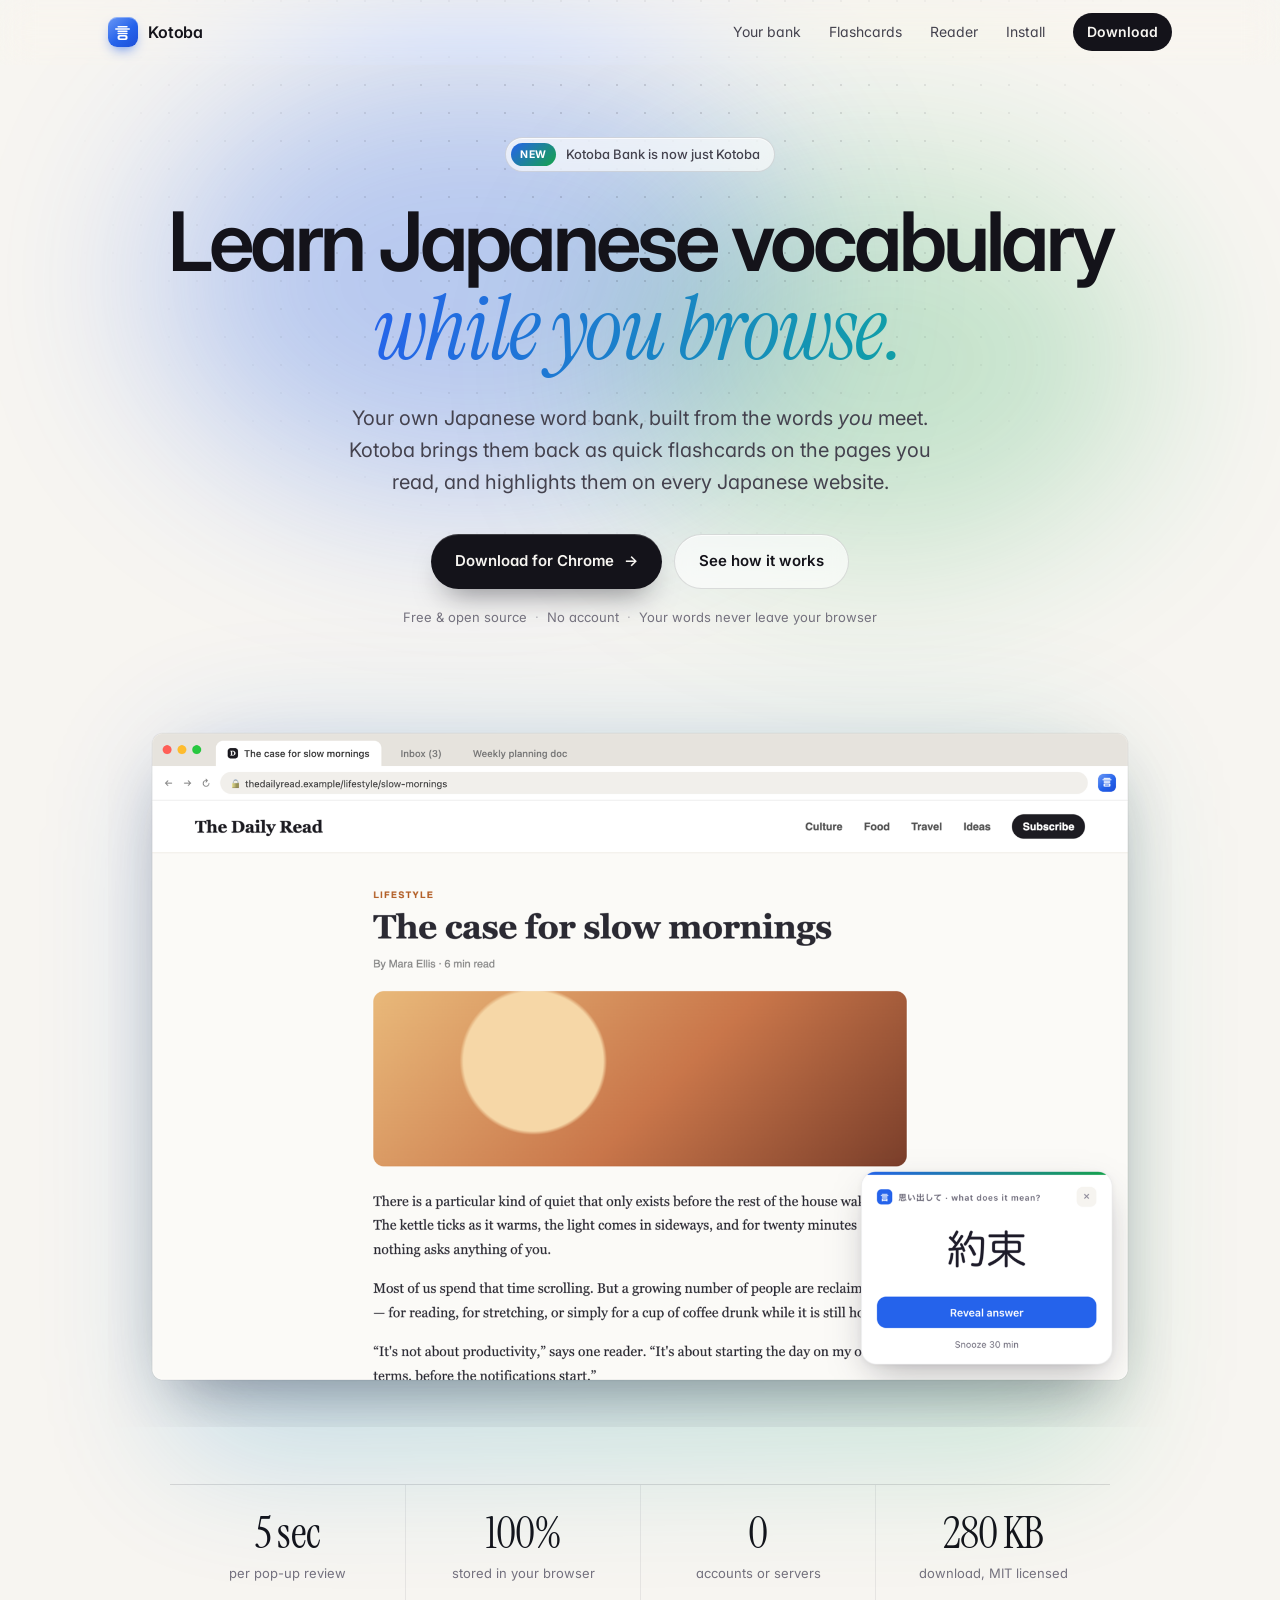
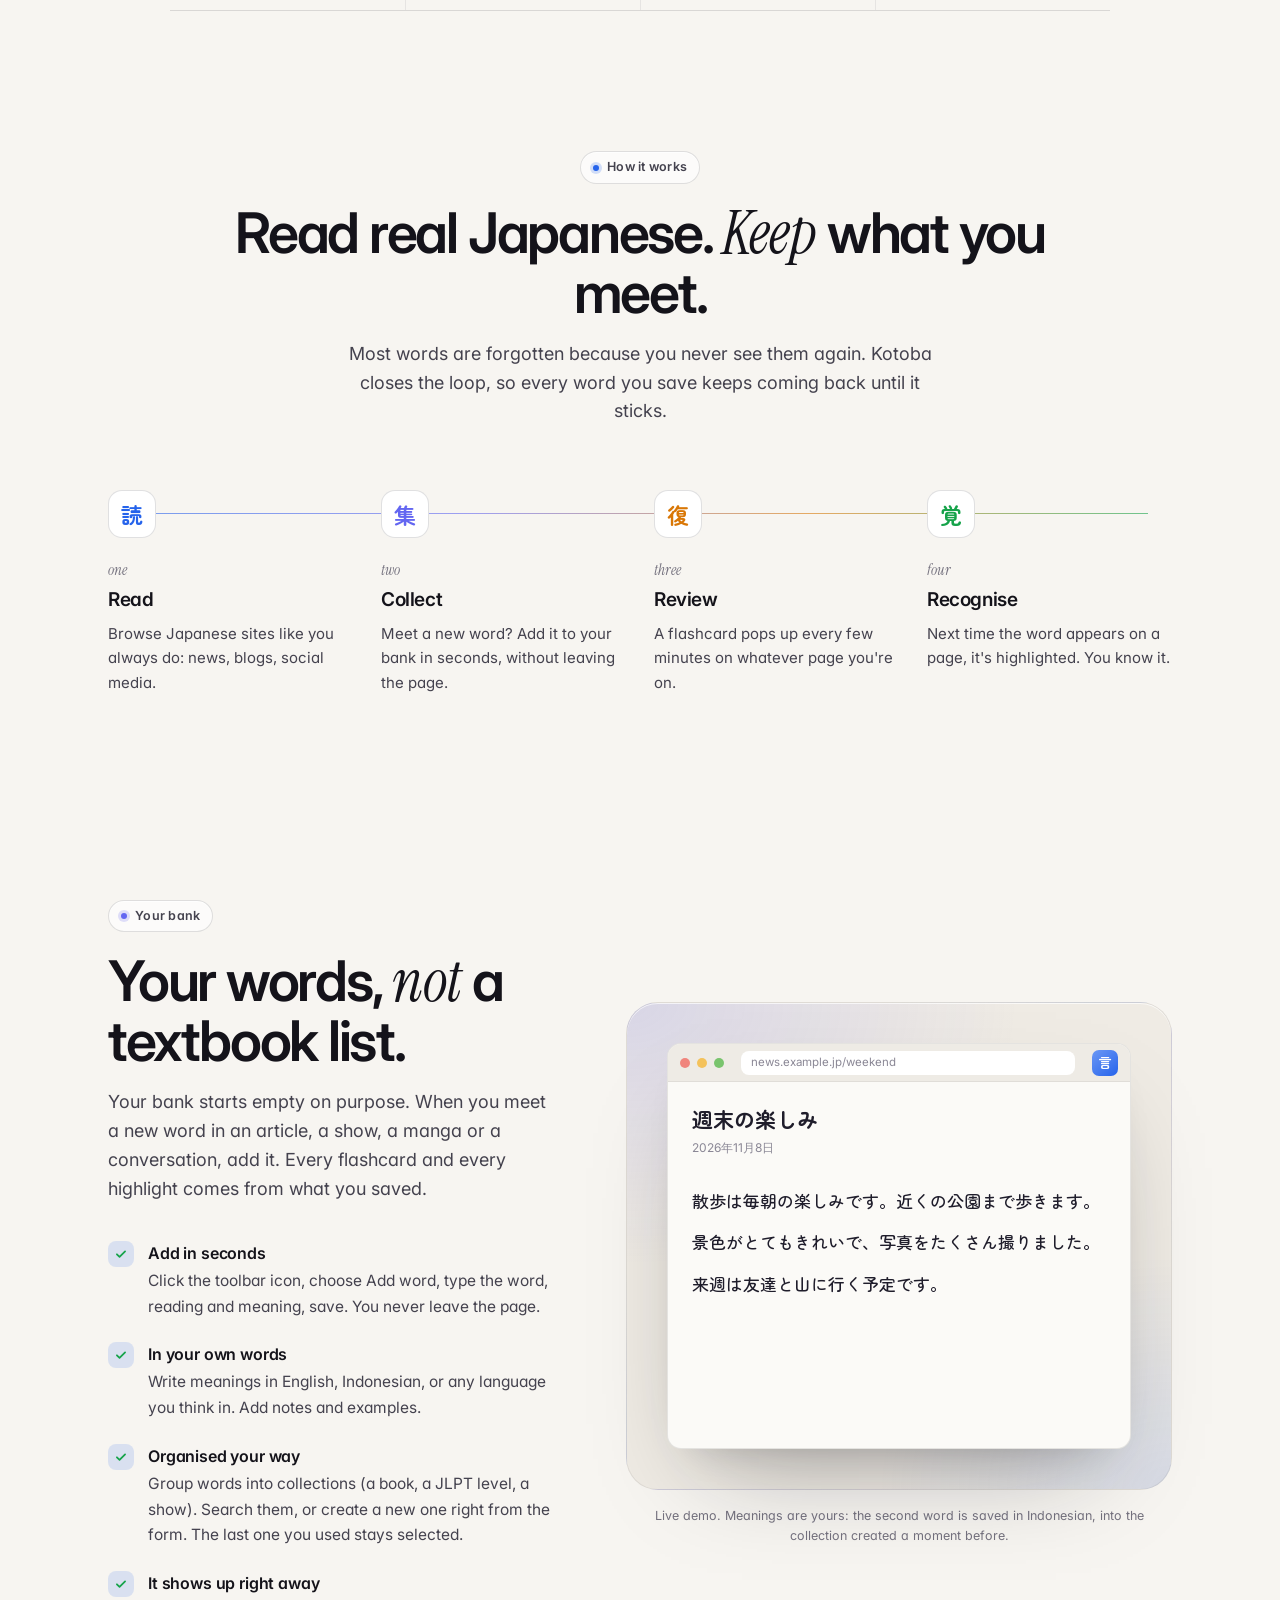
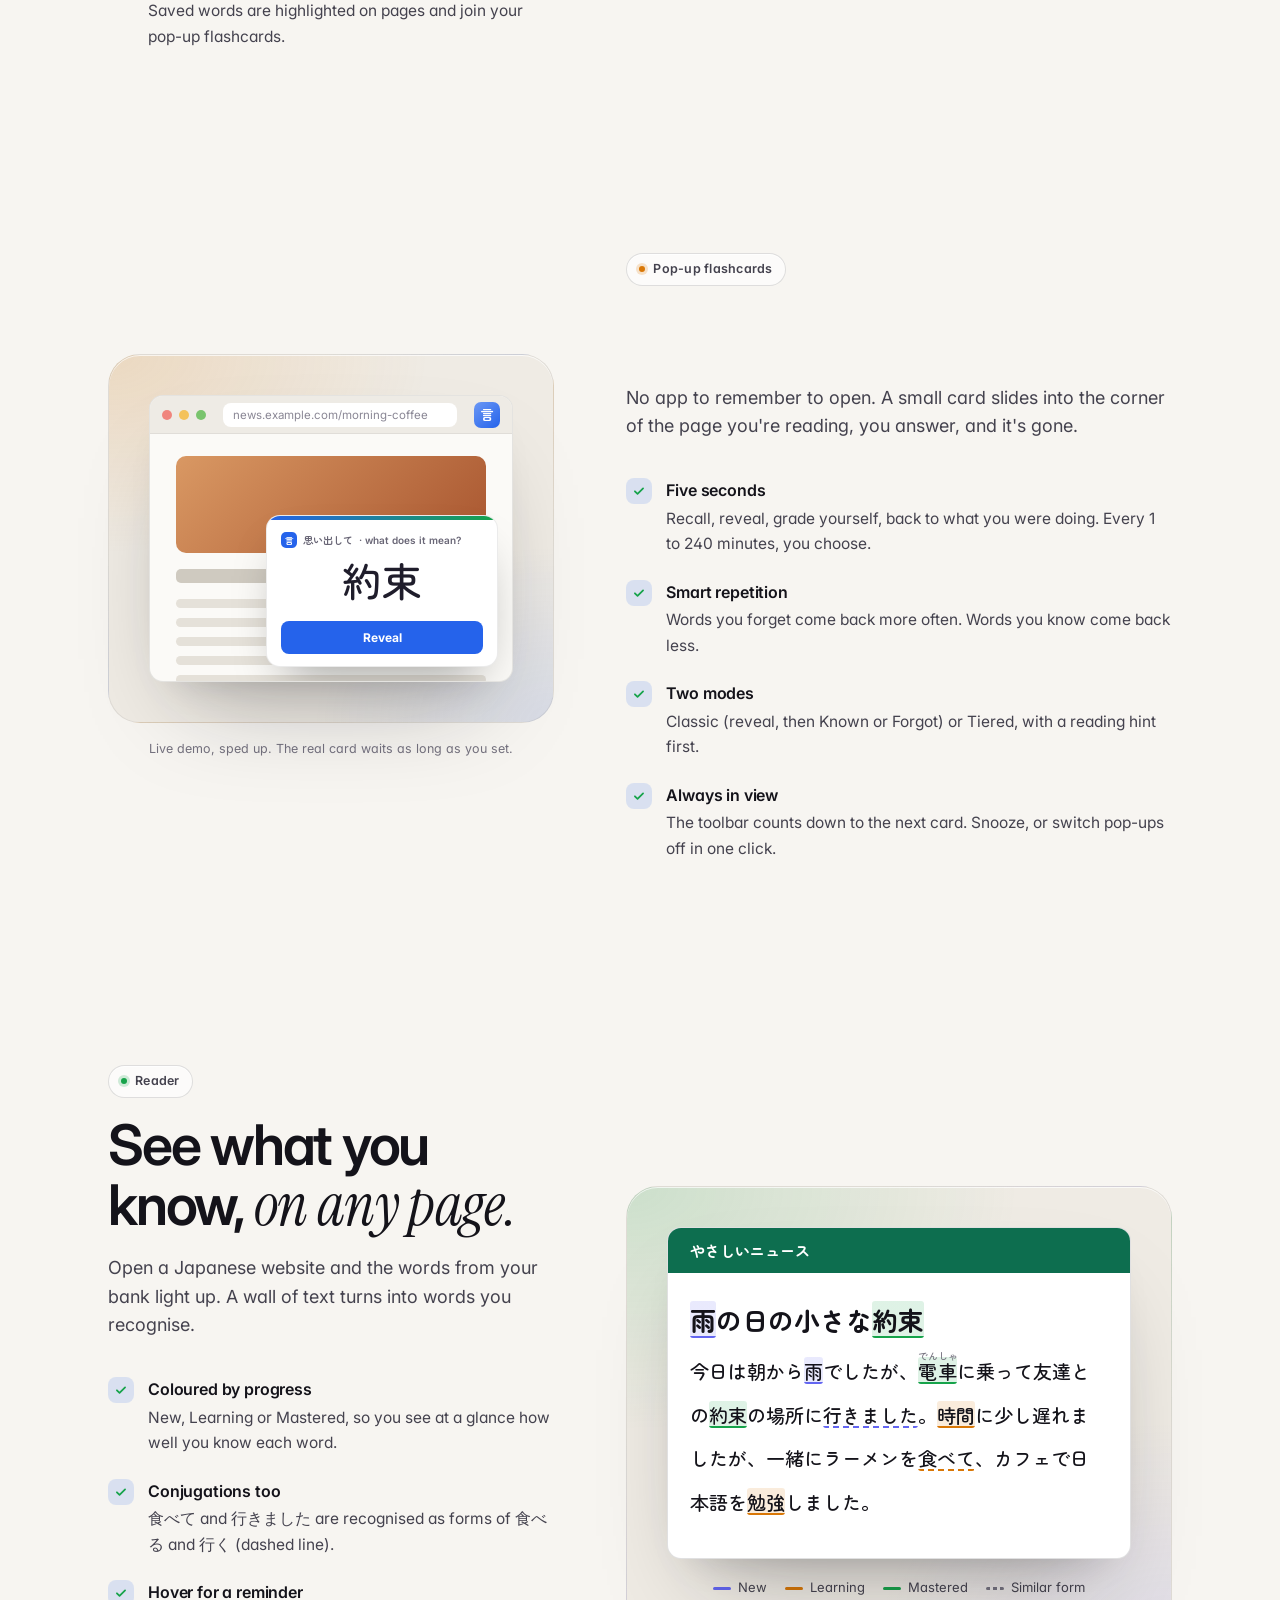
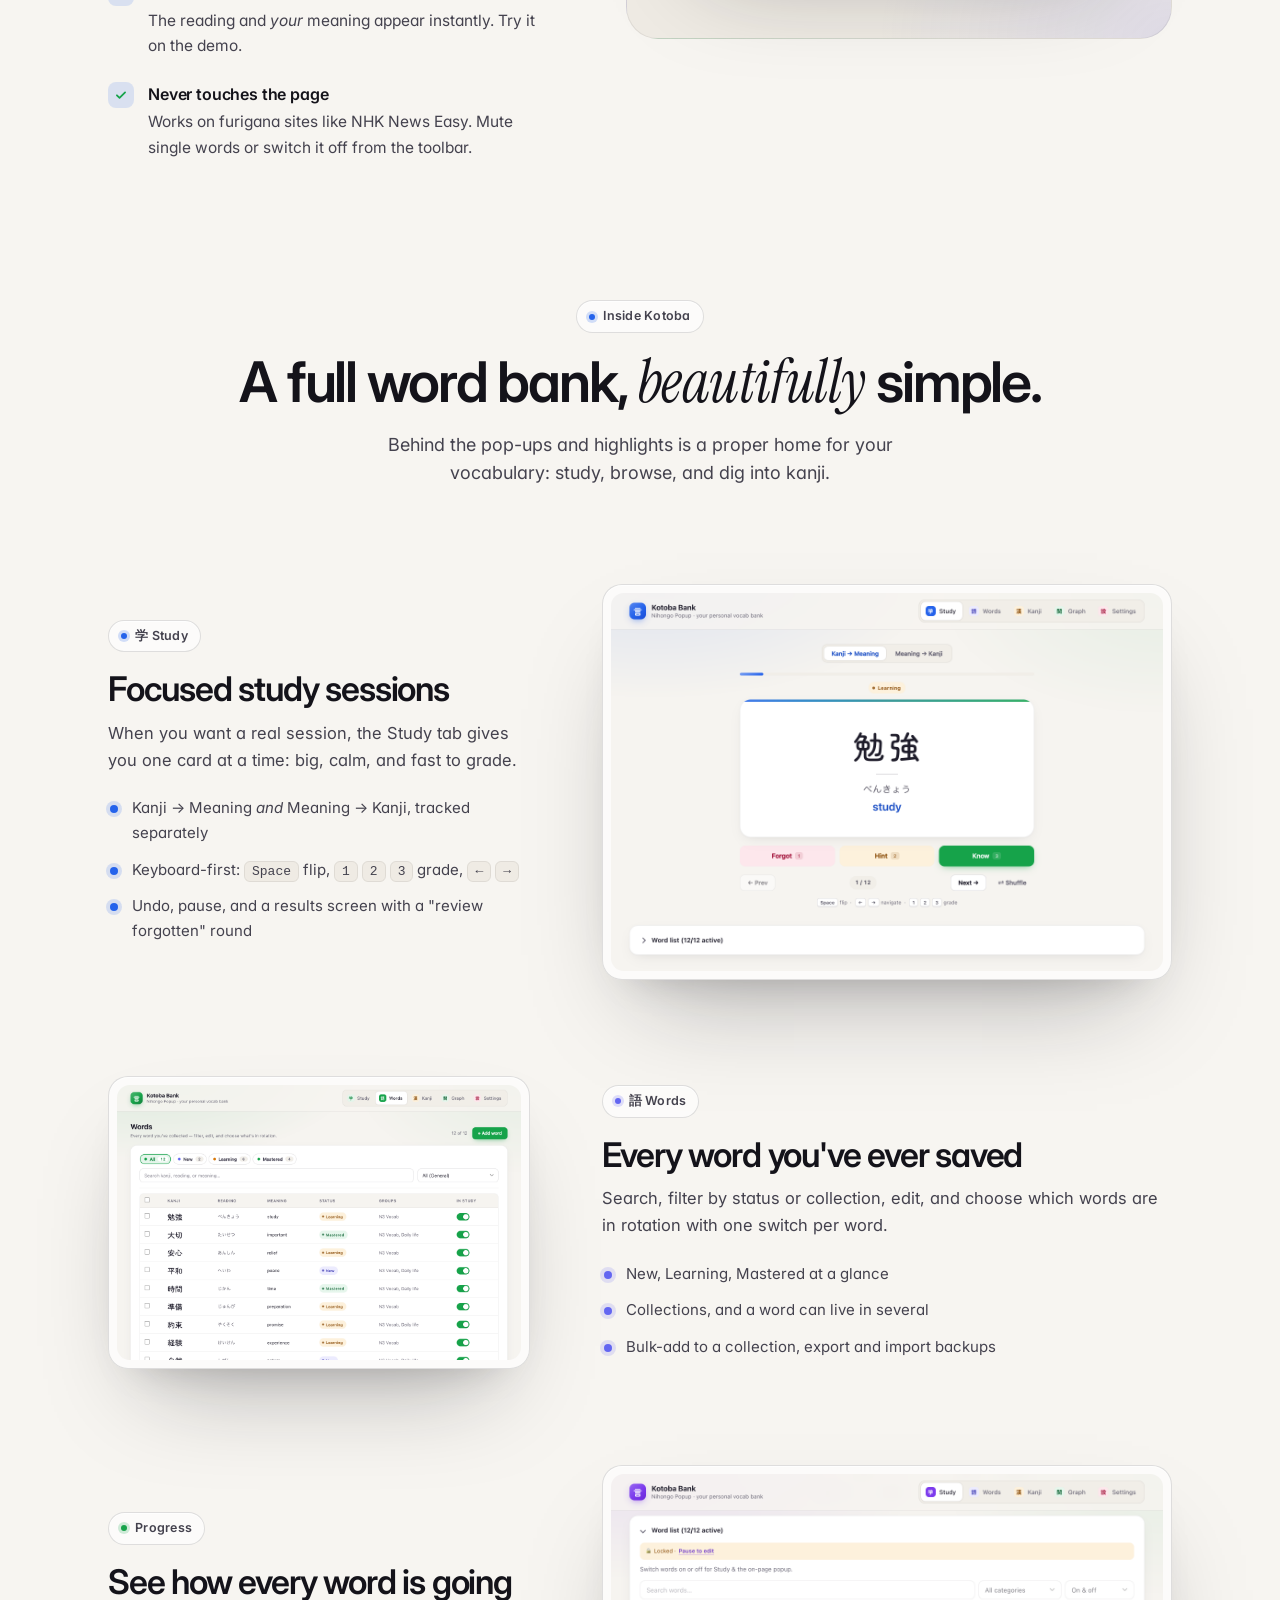
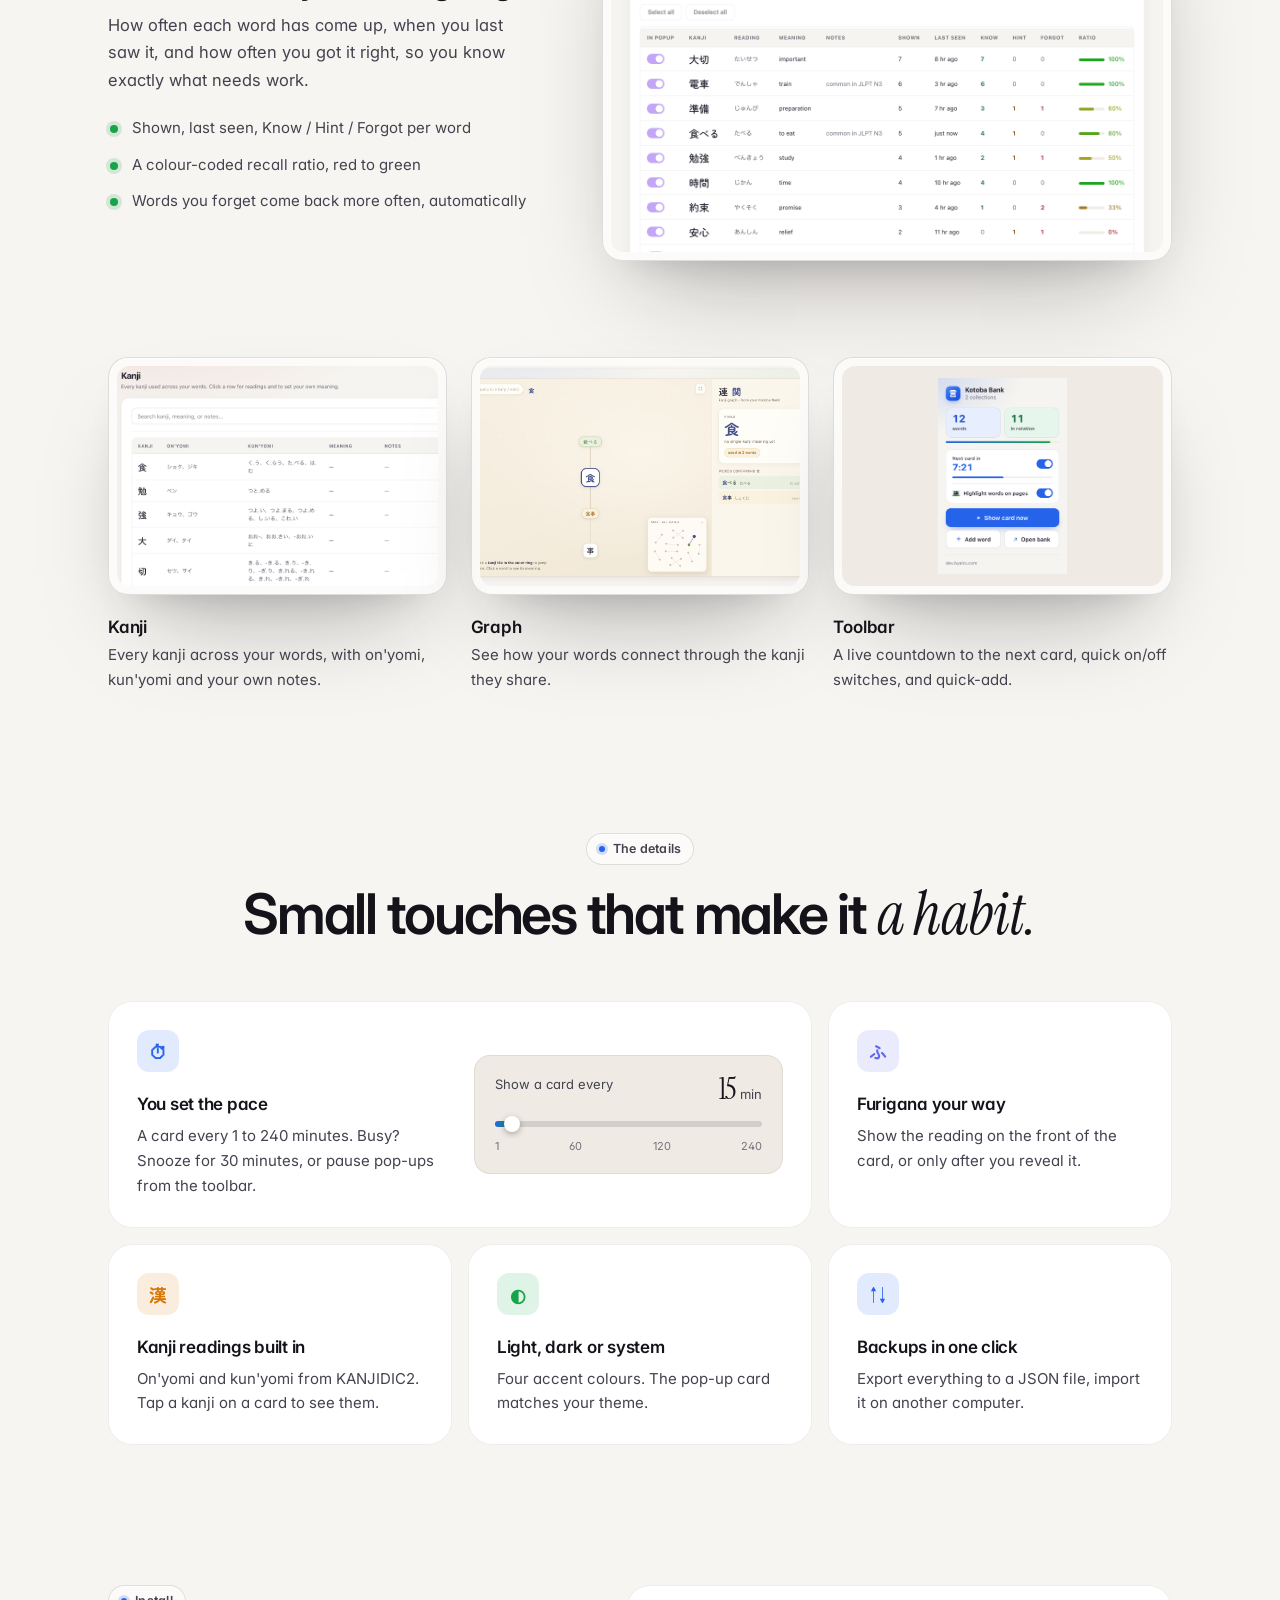
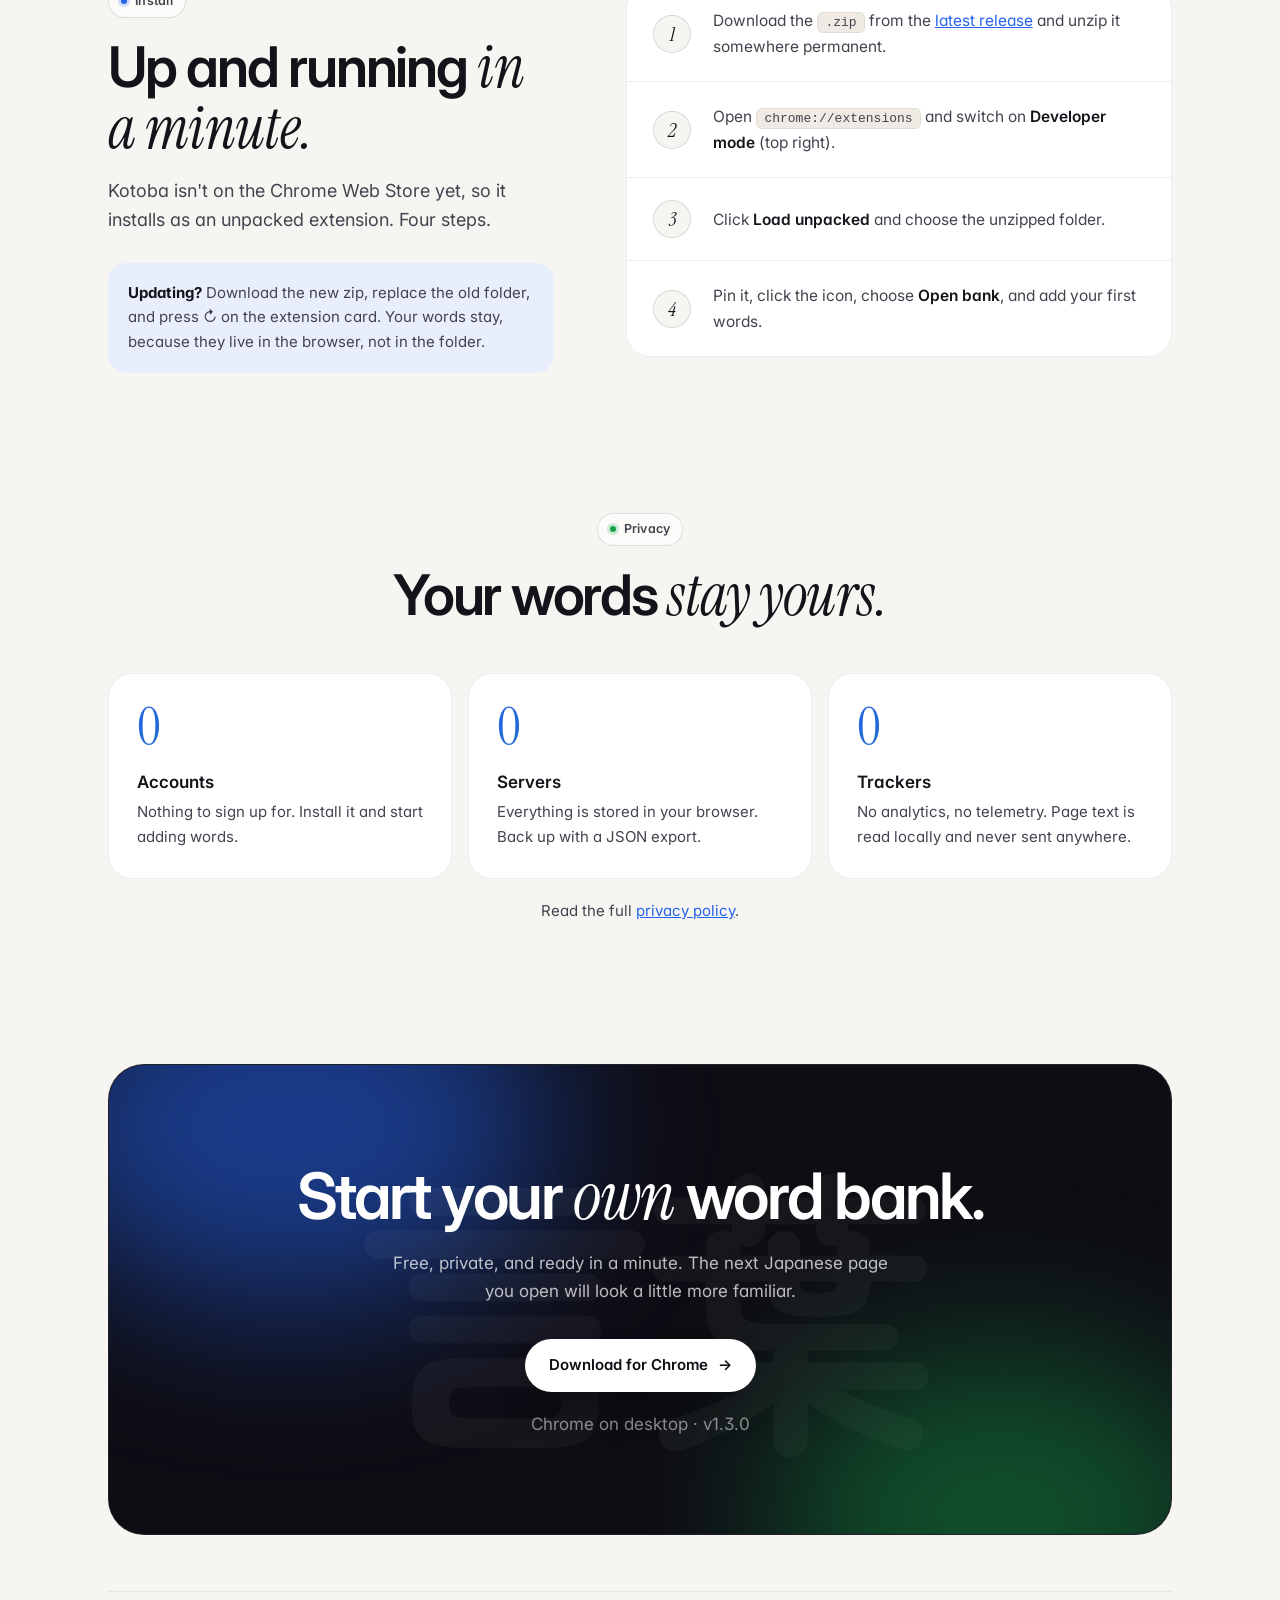
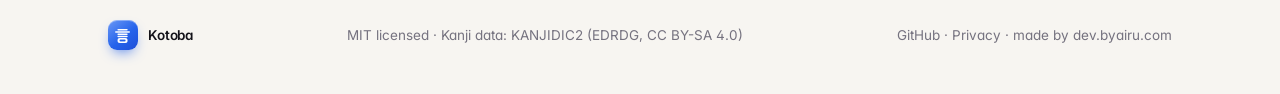
<file: docs/index.html>
<!doctype html>
<html lang="en">
<head>
  <meta charset="utf-8" />
  <meta name="viewport" content="width=device-width, initial-scale=1" />
  <title>Kotoba: learn Japanese vocabulary while you browse</title>
  <meta name="description" content="A free Chrome extension for your own Japanese word bank: add the words you meet, review them with flashcards that pop up while you browse, and see them highlighted on any page." />
  <meta property="og:title" content="Kotoba" />
  <meta property="og:description" content="Learn Japanese vocabulary while you browse." />
  <meta property="og:image" content="screenshots/browsing.png" />
  <link rel="icon" href="icon.png" />
  <link rel="preconnect" href="https://fonts.googleapis.com" />
  <link rel="preconnect" href="https://fonts.gstatic.com" crossorigin />
  <link href="https://fonts.googleapis.com/css2?family=Inter:wght@400;500;600;700&family=Instrument+Serif:ital@0;1&family=Zen+Maru+Gothic:wght@500;700&display=swap" rel="stylesheet" />
  <script>document.documentElement.classList.add('js');</script>
  <style>
    :root {
      --bg: #f7f5f1; --bg-2: #efebe4; --surface: #ffffff; --glass: rgba(255,255,255,.62);
      --ink: #14131a; --ink-2: #44424e; --muted: #75727f; --line: rgba(20,19,26,.07); --line-2: rgba(20,19,26,.13);
      --shu: #2563eb; --shu-d: #1d4ed8; --shu-soft: #e8eefc;
      --know: #16a34a; --know-soft: #e3f4e9; --hint: #d97706; --hint-soft: #fbefd9; --new: #6366f1; --new-soft: #ebeafd;
      --font: "Inter", -apple-system, BlinkMacSystemFont, "Segoe UI", sans-serif;
      --serif: "Instrument Serif", "Iowan Old Style", Georgia, serif;
      --jp: "Zen Maru Gothic", "Hiragino Maru Gothic ProN", "Hiragino Kaku Gothic ProN", sans-serif;
      --shadow-lg: 0 50px 100px -40px rgba(20,19,26,.35), 0 20px 40px -30px rgba(20,19,26,.25);
      --shadow: 0 24px 50px -30px rgba(20,19,26,.4);
      --ring: inset 0 1px 0 rgba(255,255,255,.7);
      color-scheme: light;
    }
    @media (prefers-color-scheme: dark) {
      :root {
        --bg: #0b0a0f; --bg-2: #13121a; --surface: #16151d; --glass: rgba(28,27,36,.6);
        --ink: #f2f0f7; --ink-2: #c3c0cf; --muted: #8d8a9c; --line: rgba(255,255,255,.07); --line-2: rgba(255,255,255,.13);
        --shu: #6b97f7; --shu-d: #8aacf8; --shu-soft: rgba(107,151,247,.14);
        --know: #34d399; --know-soft: rgba(52,211,153,.13); --hint: #fbbf24; --hint-soft: rgba(251,191,36,.13); --new: #a5b4fc; --new-soft: rgba(129,140,248,.15);
        --shadow-lg: 0 50px 100px -40px rgba(0,0,0,.9); --shadow: 0 24px 50px -24px rgba(0,0,0,.8);
        --ring: inset 0 1px 0 rgba(255,255,255,.06);
        color-scheme: dark;
      }
    }
    * { box-sizing: border-box; margin: 0; }
    html { scroll-behavior: smooth; scroll-padding-top: 80px; }
    body { position: relative; background: var(--bg); color: var(--ink); font: 16px/1.65 var(--font); -webkit-font-smoothing: antialiased; overflow-x: hidden;
      font-feature-settings: "ss01", "cv11"; }
    a { color: inherit; }
    .wrap { max-width: 1120px; margin: 0 auto; padding: 0 28px; }
    .jp { font-family: var(--jp); }
    em.s, .serif { font-family: var(--serif); font-style: italic; font-weight: 400; letter-spacing: -0.01em; }

    /* ---------- nav ---------- */
    .nav { position: sticky; top: 0; z-index: 50; backdrop-filter: saturate(1.6) blur(16px); -webkit-backdrop-filter: saturate(1.6) blur(16px);
      background: transparent; border-bottom: 1px solid transparent; transition: border-color .3s, background .3s; }
    .nav.scrolled { border-bottom-color: var(--line); background: color-mix(in srgb, var(--bg) 75%, transparent); }
    .nav .wrap { display: flex; align-items: center; gap: 12px; height: 64px; }
    .seal { width: 30px; height: 30px; border-radius: 9px; display: grid; place-items: center; color: #fff; flex: none;
      font: 700 16px/1 var(--jp); background: linear-gradient(140deg, #6b98f5, #2563eb 55%, #1d4ed8); box-shadow: 0 6px 14px -6px #2563eb, inset 0 1px 0 rgba(255,255,255,.35); }
    .brand { font-weight: 600; letter-spacing: -0.01em; text-decoration: none; display: flex; align-items: center; gap: 10px; }
    .nav .links { margin-left: auto; display: flex; gap: 28px; font-size: 14px; align-items: center; }
    .nav .links a { color: var(--ink-2); text-decoration: none; transition: color .2s; }
    .nav .links a:hover { color: var(--ink); }
    .nav .links .pill { color: var(--bg); background: var(--ink); padding: 7px 14px; border-radius: 999px; font-weight: 600; }
    .nav .links .pill:hover { color: var(--bg); opacity: .88; }

    /* ---------- hero ---------- */
    .hero { position: relative; text-align: center; padding: 72px 0 0; isolation: isolate; }
    .aurora { position: absolute; inset: 0 0 auto; height: 1000px; z-index: -1; pointer-events: none; overflow: hidden; }
    .aurora::before, .aurora::after { content: ""; position: absolute; border-radius: 50%; filter: blur(90px); opacity: .55; }
    .aurora::before { width: 640px; height: 440px; left: 12%; top: 60px; background: color-mix(in srgb, var(--shu) 55%, transparent); animation: drift 18s ease-in-out infinite alternate; }
    .aurora::after { width: 540px; height: 400px; right: 10%; top: 160px; background: color-mix(in srgb, var(--know) 40%, transparent); animation: drift 22s ease-in-out infinite alternate-reverse; }
    @media (prefers-color-scheme: dark) { .aurora::before, .aurora::after { opacity: .3; } }
    @keyframes drift { to { transform: translate(60px, 40px) scale(1.1); } }
    .grid-bg { position: absolute; inset: 0 0 auto; height: 820px; z-index: -1; pointer-events: none;
      background-image: radial-gradient(circle at 1px 1px, var(--line-2) 1px, transparent 0); background-size: 28px 28px;
      -webkit-mask-image: radial-gradient(ellipse 60% 70% at 50% 20%, #000 20%, transparent 75%); mask-image: radial-gradient(ellipse 60% 70% at 50% 20%, #000 20%, transparent 75%); }

    .eyebrow { display: inline-flex; align-items: center; gap: 10px; font-size: 13px; font-weight: 500; color: var(--ink-2); text-decoration: none;
      background: var(--glass); backdrop-filter: blur(10px); border: 1px solid var(--line-2); padding: 5px 14px 5px 5px; border-radius: 999px; margin-bottom: 28px;
      box-shadow: var(--ring); transition: border-color .2s, transform .2s; }
    .eyebrow:hover { border-color: var(--shu); transform: translateY(-1px); }
    .eyebrow b { background: linear-gradient(135deg, #2563eb, #16a34a); color: #fff; font-size: 10.5px; letter-spacing: .08em; padding: 3px 9px; border-radius: 999px; font-weight: 700; }
    h1 { font-size: clamp(42px, 6.6vw, 82px); line-height: 1.02; letter-spacing: -0.045em; font-weight: 600; margin: 0 auto; }
    h1 em.s { font-size: 1.08em; letter-spacing: -0.02em; background: linear-gradient(100deg, var(--shu), #0ea5a0 50%, var(--know), var(--shu)); background-size: 220% 100%;
      -webkit-background-clip: text; background-clip: text; color: transparent; animation: sheen 9s ease-in-out infinite; padding-right: .06em; }
    @keyframes sheen { 50% { background-position: 100% 0; } }
    .lead { font-size: clamp(17px, 1.6vw, 20px); color: var(--ink-2); max-width: 620px; margin: 28px auto 0; line-height: 1.6; }
    .cta { display: flex; gap: 12px; justify-content: center; flex-wrap: wrap; margin-top: 36px; }
    .btn { display: inline-flex; align-items: center; gap: 10px; padding: 14px 24px; border-radius: 999px; font-weight: 600;
      text-decoration: none; font-size: 15px; transition: transform .2s, box-shadow .25s, background .2s, opacity .2s; }
    .btn:hover { transform: translateY(-2px); }
    .btn:active { transform: translateY(0); }
    .btn.primary { background: var(--ink); color: var(--bg); box-shadow: 0 16px 30px -14px rgba(20,19,26,.55), inset 0 1px 0 rgba(255,255,255,.18); }
    .btn.primary:hover { box-shadow: 0 22px 40px -16px rgba(20,19,26,.6), 0 0 0 4px color-mix(in srgb, var(--shu) 22%, transparent); }
    .btn.ghost { background: var(--glass); backdrop-filter: blur(10px); color: var(--ink); border: 1px solid var(--line-2); box-shadow: var(--ring); }
    .btn .arr { transition: transform .2s; }
    .btn:hover .arr { transform: translateX(3px); }
    .note { font-size: 13px; color: var(--muted); margin-top: 18px; }
    .note span { margin: 0 8px; opacity: .5; }

    .frame { margin: 64px auto 0; max-width: 1080px; position: relative; }
    .frame::before { content: ""; position: absolute; inset: 8% 6% -4%; background: linear-gradient(120deg, color-mix(in srgb, var(--shu) 50%, transparent), color-mix(in srgb, var(--know) 40%, transparent));
      filter: blur(70px); opacity: .45; z-index: -1; border-radius: 40px; }
    .frame img { display: block; width: 100%; height: auto; }
    html.js .hero .frame { animation: rise 1.1s .2s cubic-bezier(.2,.7,.2,1) both; }
    @keyframes rise { from { opacity: 0; transform: translateY(48px) scale(.97); } }

    .facts { display: grid; grid-template-columns: repeat(4, 1fr); margin: 56px auto 0; max-width: 940px; border-top: 1px solid var(--line-2); border-bottom: 1px solid var(--line-2); }
    .facts div { padding: 26px 16px; text-align: center; }
    .facts div + div { border-left: 1px solid var(--line); }
    .facts b { display: block; font: 400 44px/1 var(--serif); letter-spacing: -0.02em; }
    .facts span { font-size: 13px; color: var(--muted); display: block; margin-top: 8px; }

    /* ---------- section heads ---------- */
    section { padding: 140px 0 0; }
    .head { max-width: 720px; }
    .head.center { margin: 0 auto; text-align: center; max-width: 880px; }
    .kicker { display: inline-flex; align-items: center; gap: 8px; font-size: 12.5px; font-weight: 600; color: var(--ink-2); letter-spacing: .02em;
      padding: 5px 12px; border-radius: 999px; background: var(--glass); border: 1px solid var(--line-2); box-shadow: var(--ring); }
    .kicker::before { content: ""; width: 6px; height: 6px; border-radius: 50%; background: var(--k, var(--shu)); box-shadow: 0 0 0 3px color-mix(in srgb, var(--k, var(--shu)) 20%, transparent); }
    h2 { font-size: clamp(34px, 4.8vw, 56px); letter-spacing: -0.04em; line-height: 1.04; margin-top: 18px; font-weight: 600; }
    h2 em.s { font-size: 1.06em; }
    .sub { color: var(--ink-2); margin-top: 18px; font-size: 18px; line-height: 1.6; }
    .head.center .sub { margin-left: auto; margin-right: auto; max-width: 600px; }

    /* reveal on scroll */
    html.js .reveal { opacity: 0; transform: translateY(28px); filter: blur(4px); transition: opacity .9s ease, transform .9s cubic-bezier(.2,.7,.2,1), filter .9s ease; transition-delay: var(--d, 0s); }
    html.js .reveal.in { opacity: 1; transform: none; filter: none; }

    /* ---------- how it works ---------- */
    .flow { display: grid; grid-template-columns: repeat(4, 1fr); gap: 28px; margin-top: 64px; position: relative; }
    .flow::before { content: ""; position: absolute; left: 24px; right: 24px; top: 23px; height: 1px; background: linear-gradient(90deg, var(--shu), var(--new), var(--hint), var(--know));
      transform-origin: left; transform: scaleX(0); transition: transform 1.6s cubic-bezier(.6,0,.2,1) .2s; opacity: .6; }
    .flow.in::before { transform: none; }
    html:not(.js) .flow::before { transform: none; }
    .flow-step .k { width: 48px; height: 48px; border-radius: 14px; display: grid; place-items: center; font: 700 22px/1 var(--jp); position: relative;
      background: var(--surface); color: var(--c); border: 1px solid var(--line-2); box-shadow: var(--shadow), var(--ring); }
    .flow-step .n { font: 400 15px var(--serif); font-style: italic; color: var(--muted); margin: 22px 0 4px; display: block; }
    .flow-step h3 { font-size: 19px; letter-spacing: -0.02em; font-weight: 600; }
    .flow-step p { color: var(--ink-2); font-size: 15px; margin-top: 6px; }

    /* ---------- feature rows ---------- */
    .feature { display: grid; grid-template-columns: 0.9fr 1.1fr; gap: 72px; align-items: center; margin-top: 64px; }
    .feature.flip > :first-child { order: 2; }
    .points { list-style: none; padding: 0; display: grid; gap: 22px; }
    .points li { display: grid; grid-template-columns: 26px 1fr; gap: 14px; color: var(--ink-2); font-size: 15.5px; }
    .points li::before { content: ""; width: 26px; height: 26px; border-radius: 8px; margin-top: 1px;
      background: color-mix(in srgb, var(--pc, var(--shu)) 14%, transparent) url("data:image/svg+xml,%3Csvg xmlns='http://www.w3.org/2000/svg' viewBox='0 0 24 24' fill='none' stroke='%2316a34a' stroke-width='3' stroke-linecap='round' stroke-linejoin='round'%3E%3Cpath d='M5 12.5l4.5 4.5L19 7.5'/%3E%3C/svg%3E") center / 14px no-repeat; }
    .points b { display: block; color: var(--ink); font-weight: 600; font-size: 16px; letter-spacing: -0.01em; margin-bottom: 2px; }

    .stage { position: relative; border-radius: 32px; padding: clamp(18px, 3.4vw, 40px); border: 1px solid var(--line);
      background: radial-gradient(120% 90% at 0% 0%, color-mix(in srgb, var(--sc, var(--shu)) 16%, transparent), transparent 60%),
                  radial-gradient(90% 80% at 100% 100%, color-mix(in srgb, var(--sc2, var(--know)) 12%, transparent), transparent 60%), var(--bg-2);
      box-shadow: var(--ring); }
    .demo-note { font-size: 12.5px; color: var(--muted); text-align: center; margin-top: 16px; }

    /* ---------- mock browser (shared) ---------- */
    .browser { position: relative; border-radius: 14px; overflow: hidden; background: #fbfaf7; border: 1px solid rgba(20,19,26,.1); box-shadow: var(--shadow-lg);
      color: #1f1d2b; font: 14px/1.6 var(--font); }
    .browser.fixed { aspect-ratio: 4 / 3.15; }
    .browser.tall { aspect-ratio: 4 / 3.5; }
    .b-bar { height: 38px; display: flex; align-items: center; gap: 7px; padding: 0 12px; background: #eeebe5; border-bottom: 1px solid rgba(0,0,0,.06); }
    .b-bar i { width: 10px; height: 10px; border-radius: 50%; background: #d8d4cc; }
    .b-bar i:nth-child(1) { background: #f0857d; } .b-bar i:nth-child(2) { background: #f4c25b; } .b-bar i:nth-child(3) { background: #79c46d; }
    .b-url { flex: 1; margin: 0 10px; height: 24px; border-radius: 8px; background: #fff; font-size: 11.5px; color: #8a8795; display: flex; align-items: center; padding: 0 10px; overflow: hidden; white-space: nowrap; }
    .b-ext { width: 26px; height: 26px; border-radius: 7px; display: grid; place-items: center; color: #fff; font: 700 13px/1 var(--jp);
      background: linear-gradient(140deg, #6b98f5, #2563eb); position: relative; transition: box-shadow .2s, transform .15s; flex: none; }
    .b-ext.ping { box-shadow: 0 0 0 4px rgba(37,99,235,.25); }
    .b-ext.tap { transform: scale(.9); }
    .b-page { padding: 22px 26px; }
    .b-hero { aspect-ratio: 16 / 5; border-radius: 10px; background: linear-gradient(135deg, #d99863, #a8552f); margin-bottom: 16px; }
    .b-line { height: 9px; border-radius: 5px; background: #e5e1d9; margin: 10px 0; }
    .b-line.t { height: 14px; width: 62%; background: #cfcac0; margin-bottom: 16px; }
    .cursor { position: absolute; width: 18px; height: 18px; z-index: 6; pointer-events: none; opacity: 0; left: 40%; top: 60%;
      transition: left .6s cubic-bezier(.4,0,.2,1), top .6s cubic-bezier(.4,0,.2,1), opacity .3s; }
    .cursor svg { width: 100%; height: 100%; filter: drop-shadow(0 2px 2px rgba(0,0,0,.3)); }

    /* ---------- demo: add a word ---------- */
    .jp-page { padding: 22px 24px 26px; font: 500 clamp(15px, 1.8vw, 17px)/2.1 var(--jp); color: #1f1d2b; min-height: 300px; }
    .jp-page h4 { font: 700 clamp(18px, 2.2vw, 21px)/1.5 var(--jp); margin-bottom: 4px; }
    .jp-page .date { font: 12px var(--font); color: #8a8795; margin-bottom: 26px; }
    .jp-page p { margin: 0 0 6px; }
    .tw { position: relative; border-radius: 3px; background-repeat: no-repeat; background-position: 0 100%, 0 0; background-size: 0 2px, 0 100%;
      transition: background-size .6s ease; }
    .tw.seen { background-image: linear-gradient(#000,#000), linear-gradient(rgba(250,204,21,.55), rgba(250,204,21,.55)); background-size: 0 2px, 100% 100%; }
    .tw.saved { background-image: linear-gradient(#6366f1,#6366f1), linear-gradient(rgba(99,102,241,.14), rgba(99,102,241,.14)); background-size: 100% 2px, 100% 100%; }
    .tw .q { position: absolute; left: 50%; bottom: calc(100% + 4px); transform: translate(-50%, 4px); white-space: nowrap; font: 600 10.5px/1 var(--font);
      color: #fff; background: #1f1d2b; padding: 4px 7px; border-radius: 6px; opacity: 0; transition: opacity .25s, transform .25s; }
    .tw.seen .q { opacity: 1; transform: translate(-50%, 0); }
    .pp { position: absolute; top: 44px; right: 8px; bottom: 8px; width: min(244px, 74%); background: #f6f4f0; border-radius: 14px; border: 1px solid rgba(0,0,0,.1);
      box-shadow: 0 24px 50px -18px rgba(0,0,0,.45); z-index: 4; overflow: hidden; font-size: 11px; color: #1f1d2b;
      opacity: 0; transform: translateY(-8px) scale(.97); transform-origin: top right; transition: opacity .25s, transform .3s cubic-bezier(.2,.8,.2,1.1); pointer-events: none; }
    .pp.show { opacity: 1; transform: none; }
    .pp-in { padding: 12px; transition: transform .7s cubic-bezier(.4,0,.2,1); }
    .pp-hd { display: flex; align-items: center; gap: 8px; margin-bottom: 10px; }
    .pp-hd .seal { width: 24px; height: 24px; border-radius: 7px; font-size: 12px; }
    .pp-hd b { display: block; font-size: 12.5px; line-height: 1.2; }
    .pp-hd small { color: #75727f; font-size: 10px; }
    .pp-stats { display: grid; grid-template-columns: 1fr 1fr; gap: 6px; }
    .pp-stats div { border-radius: 10px; padding: 7px 9px; border: 1px solid rgba(0,0,0,.05); }
    .pp-stats div:first-child { background: #e8eefc; } .pp-stats div:last-child { background: #e3f4e9; }
    .pp-stats b { display: block; font-size: 17px; line-height: 1.2; }
    .pp-stats div:first-child b { color: #1d4ed8; } .pp-stats div:last-child b { color: #15803d; }
    .pp-stats span { font-size: 9.5px; color: #44424e; font-weight: 600; }
    .pp-meter { height: 3px; border-radius: 3px; background: linear-gradient(90deg, #2563eb, #16a34a) 0 0 / 92% 100% no-repeat, #e7e3dc; margin: 7px 0 8px; }
    .pp-ctl { background: #fff; border-radius: 10px; border: 1px solid rgba(0,0,0,.06); padding: 8px 9px; }
    .pp-ctl .r { display: flex; justify-content: space-between; align-items: center; }
    .pp-ctl small { font-size: 9.5px; color: #44424e; }
    .pp-ctl .cd { font-size: 17px; font-weight: 700; color: #2563eb; line-height: 1.1; font-variant-numeric: tabular-nums; }
    .pp-ctl .bar { height: 3px; border-radius: 3px; background: linear-gradient(#2563eb,#2563eb) 0 0 / 50% 100% no-repeat, #efece6; margin: 6px 0; }
    .pp-ctl .hl { border-top: 1px solid #efece6; padding-top: 6px; font-size: 10px; }
    .pp .tog { width: 24px; height: 14px; border-radius: 99px; background: #2563eb; position: relative; flex: none; }
    .pp .tog::after { content: ""; position: absolute; right: 2px; top: 2px; width: 10px; height: 10px; border-radius: 50%; background: #fff; }
    .pp-btn { display: block; text-align: center; padding: 7px 0; border-radius: 9px; font-weight: 600; font-size: 11px; transition: transform .15s, box-shadow .15s; }
    .pp-btn.blue { background: #2563eb; color: #fff; margin-top: 8px; }
    .pp-pair { display: grid; grid-template-columns: 1fr 1fr; gap: 6px; margin-top: 6px; }
    .pp-pair .pp-btn { background: #fff; border: 1px solid rgba(0,0,0,.1); }
    .pp-btn.press { transform: scale(.94); box-shadow: 0 0 0 4px rgba(37,99,235,.22); }
    .pp-form { background: #fff; border-radius: 12px; border: 1px solid rgba(0,0,0,.06); margin-top: 8px; padding: 10px; display: none; }
    .pp.add .pp-form { display: block; animation: fade .25s ease; }
    @keyframes fade { from { opacity: 0; transform: translateY(-4px); } }
    .pp-form .ttl { font-size: 9.5px; font-weight: 700; letter-spacing: .1em; color: #1d4ed8; margin-bottom: 6px; }
    .fld { border: 1px solid #e2ded6; border-radius: 8px; padding: 5px 8px; margin-bottom: 5px; min-height: 26px; color: #1f1d2b; background: #f3f1ec;
      display: flex; align-items: center; transition: border-color .2s, box-shadow .2s, background .2s; font-size: 11px; }
    .fld.big { font: 500 17px/1.2 var(--jp); min-height: 36px; }
    .fld.area { min-height: 34px; align-items: flex-start; }
    .fld.focus { border-color: #2563eb; box-shadow: 0 0 0 3px rgba(37,99,235,.15); background: #fff; }
    .fld .ph { color: #a9a59d; }
    .fld .ime { text-decoration: underline dotted #2563eb; text-underline-offset: 4px; }
    .fld.focus::after { content: ""; width: 1.5px; height: 1.1em; background: #2563eb; margin-left: 1px; animation: blink 1s steps(1) infinite; }
    @keyframes blink { 50% { opacity: 0; } }
    .pp-lbl { font-size: 10px; font-weight: 650; color: #44424e; margin: 2px 0 4px; }
    .pp-cp { border: 1px solid #e2ded6; border-radius: 9px; background: #f3f1ec; margin-bottom: 7px; overflow: hidden; transition: border-color .2s, box-shadow .2s; }
    .pp-cp.focus { border-color: #2563eb; box-shadow: 0 0 0 3px rgba(37,99,235,.15); }
    .pp-cp-s { display: flex; align-items: center; gap: 6px; padding: 6px 8px; background: #fff; border-bottom: 1px solid #ece9e3; }
    .pp-cp-s svg { width: 11px; height: 11px; fill: none; stroke: #8a8795; stroke-width: 2.4; stroke-linecap: round; flex: none; }
    .pp-cp-s .q { flex: 1; min-width: 0; font-size: 10.5px; white-space: nowrap; overflow: hidden; display: flex; align-items: center; }
    .pp-cp.focus .q::after { content: ""; width: 1.5px; height: 1.1em; background: #2563eb; margin-left: 1px; animation: blink 1s steps(1) infinite; }
    .pp-cp-s .ph { color: #a9a59d; }
    .pp-cp-s small { font-size: 9px; font-weight: 700; color: #1d4ed8; white-space: nowrap; }
    .pp-cp-chips { display: flex; flex-wrap: wrap; gap: 4px; padding: 5px 5px 0; }
    .pp-cp-chips:empty { display: none; }
    .pp-cp-chips span { background: #2563eb; color: #fff; font-size: 9.5px; font-weight: 600; padding: 2px 7px; border-radius: 99px; animation: pop .2s cubic-bezier(.3,.7,.4,1.4); }
    @keyframes pop { from { transform: scale(.6); opacity: 0; } }
    .pp-cp-list { padding: 4px; display: grid; gap: 2px; }
    .pp-cp-list div { display: flex; align-items: center; gap: 6px; padding: 4px 6px; border-radius: 6px; font-size: 10.5px; border: 1px solid transparent; }
    .pp-cp-list i { width: 11px; height: 11px; border-radius: 3px; border: 1.5px solid #b9b5ad; background: #fff; flex: none; font-style: normal; display: grid; place-items: center; font-size: 8px; color: #fff; }
    .pp-cp-list .on { background: #e3eafc; border-color: rgba(37,99,235,.4); color: #1d4ed8; font-weight: 650; }
    .pp-cp-list .on i { background: #2563eb; border-color: #2563eb; }
    .pp-cp-list .on i::after { content: "✓"; }
    .pp-cp-list .mk { background: rgba(217,119,6,.25); border-radius: 2px; }
    .pp-cp-list .cr { color: #1d4ed8; border: 1px dashed rgba(37,99,235,.45); background: #eef2fd; }
    .pp-cp-list .cr b { font-weight: 700; }
    .pp-cp-list .cr kbd { margin-left: auto; font: 600 8.5px var(--font); border: 1px solid #d6d2ca; border-bottom-width: 2px; border-radius: 4px; padding: 0 4px; background: #fff; color: #75727f; transition: transform .1s; }
    .pp-cp-list .cr kbd.hit { transform: translateY(1px); border-bottom-width: 1px; }
    .pp-cp-list .empty { color: #8a8795; justify-content: center; }
    .pp-inc { display: flex; gap: 7px; align-items: center; font-size: 10.5px; color: #44424e; margin-bottom: 8px; }
    .pp-act { display: grid; grid-template-columns: 1fr 1fr; gap: 6px; }
    .pp-act .pp-btn { border: 1px solid rgba(0,0,0,.1); background: #fff; }
    .pp-act .pp-btn.blue { margin: 0; border-color: transparent; background: #2563eb; color: #fff; }
    .toast { position: absolute; left: 50%; bottom: 16px; transform: translate(-50%, 16px); background: #1f1d2b; color: #fff; font-size: 12.5px; font-weight: 500;
      padding: 9px 14px; border-radius: 999px; display: flex; gap: 8px; align-items: center; opacity: 0; transition: opacity .3s, transform .4s cubic-bezier(.2,.8,.2,1.1); white-space: nowrap; z-index: 5; }
    .toast.show { opacity: 1; transform: translate(-50%, 0); }
    .toast i { width: 16px; height: 16px; border-radius: 50%; background: #16a34a; display: grid; place-items: center; font-style: normal; font-size: 10px; }

    /* ---------- demo: flashcard ---------- */
    .tb { position: absolute; top: 44px; right: 8px; width: 190px; background: #fff; border-radius: 12px; border: 1px solid rgba(0,0,0,.08);
      box-shadow: 0 18px 40px -16px rgba(0,0,0,.35); padding: 12px; opacity: 0; transform: translateY(-6px) scale(.97); transform-origin: top right;
      transition: opacity .25s, transform .25s; pointer-events: none; z-index: 3; }
    .tb.show { opacity: 1; transform: none; }
    .tb small { font-size: 11px; color: #696676; }
    .tb .cd { font: 700 24px/1.1 var(--font); color: #2563eb; letter-spacing: -0.02em; font-variant-numeric: tabular-nums; }
    .tb .bar { height: 4px; border-radius: 3px; background: #efece6; margin: 8px 0 10px; overflow: hidden; }
    .tb .bar b { display: block; height: 100%; width: 100%; background: #2563eb; border-radius: 3px; transition: width 1s linear; }
    .tb .row { display: flex; justify-content: space-between; align-items: center; font-size: 11px; color: #4a4757; padding-top: 8px; border-top: 1px solid #efece6; }
    .tog { width: 26px; height: 15px; border-radius: 99px; background: #2563eb; position: relative; }
    .tog::after { content: ""; position: absolute; right: 2px; top: 2px; width: 11px; height: 11px; border-radius: 50%; background: #fff; }
    .fc { position: absolute; right: 14px; bottom: 14px; width: min(250px, 64%); background: #fff; border-radius: 14px; border: 1px solid rgba(0,0,0,.08);
      box-shadow: 0 24px 50px -20px rgba(0,0,0,.4); overflow: hidden; z-index: 2;
      transform: translateY(130%); opacity: 0; transition: transform .55s cubic-bezier(.2,.8,.2,1.05), opacity .3s; }
    .fc.show { transform: none; opacity: 1; }
    .fc::before { content: ""; display: block; height: 4px; background: linear-gradient(90deg, #2563eb, #16a34a); }
    .fc-in { padding: 12px 14px; text-align: center; }
    .fc-h { display: flex; align-items: center; gap: 6px; font-size: 10px; color: #696676; font-weight: 600; text-align: left; }
    .fc-h i { width: 16px; height: 16px; border-radius: 5px; background: #2563eb; color: #fff; display: grid; place-items: center; font: 700 9px/1 var(--jp); font-style: normal; }
    .fc-k { font: 500 clamp(30px, 4.4vw, 40px)/1.2 var(--jp); margin: 8px 0 6px; }
    .fc-back { max-height: 0; overflow: hidden; opacity: 0; transition: max-height .45s ease, opacity .35s; border-top: 1px solid transparent; }
    .fc.rev .fc-back { max-height: 90px; opacity: 1; border-top-color: #ebe8e2; }
    .fc-r { font: 14px var(--jp); color: #4a4757; margin-top: 6px; }
    .fc-m { font-size: 15px; font-weight: 700; color: #2563eb; }
    .fc-e { font-size: 11px; color: #696676; margin-bottom: 2px; }
    .fc-btns { display: grid; grid-template-columns: 1fr 1fr; gap: 6px; margin-top: 10px; }
    .fc-btns span { padding: 7px 0; border-radius: 8px; font-size: 12px; font-weight: 700; transition: transform .15s, box-shadow .15s; }
    .fc-btns .f { background: #fde7ec; color: #be123c; }
    .fc-btns .kn { background: #16a34a; color: #fff; }
    .fc-btns .rv { grid-column: 1 / -1; background: #2563eb; color: #fff; }
    .fc-btns .press { transform: scale(.94); box-shadow: 0 0 0 4px rgba(22,163,74,.25); }
    .fc .only-back { display: none; }
    .fc.rev .only-front { display: none; }
    .fc.rev .only-back { display: contents; }

    /* ---------- demo: reader ---------- */
    .reader { border-radius: 14px; background: var(--surface); border: 1px solid var(--line-2); box-shadow: var(--shadow-lg); overflow: hidden; position: relative; }
    .reader-top { background: #0d6e4f; color: #fff; font: 700 15px var(--jp); padding: 12px 22px; }
    .reader-body { padding: 26px 22px 34px; font: 500 clamp(16px, 2vw, 19px)/2.3 var(--jp); color: var(--ink); }
    .reader-body h4 { font: 700 clamp(20px, 2.6vw, 26px)/1.6 var(--jp); margin-bottom: 8px; }
    .reader rt { font-size: 10px; color: var(--muted); }
    .w { cursor: default; border-radius: 3px; background-repeat: no-repeat; background-position: 0 100%, 0 0;
      background-size: 0% 2px, 0% 100%; transition: background-size .5s ease; transition-delay: var(--wd, 0s); }
    .w.new { --c: var(--new); } .w.lrn { --c: var(--hint); } .w.mst { --c: var(--know); }
    .w { background-image: linear-gradient(var(--c), var(--c)), linear-gradient(color-mix(in srgb, var(--c) 14%, transparent), color-mix(in srgb, var(--c) 14%, transparent)); }
    .w.v { background-image: repeating-linear-gradient(90deg, var(--c) 0 6px, transparent 6px 10px); background-size: 0% 2px; }
    .reader.lit .w { background-size: 100% 2px, 100% 100%; }
    .reader.lit .w.v { background-size: 100% 2px; }
    .w.on { outline: 2px solid color-mix(in srgb, var(--c) 40%, transparent); outline-offset: 1px; }
    .hc { position: absolute; z-index: 2; width: 220px; background: var(--surface); border: 1px solid var(--line-2); border-radius: 14px; padding: 12px 14px 10px;
      box-shadow: 0 20px 44px -18px rgba(0,0,0,.45); opacity: 0; transform: translateY(4px); transition: opacity .18s, transform .18s; pointer-events: none; font: 14px/1.4 var(--font); }
    .hc.show { opacity: 1; transform: none; }
    .hc-top { display: flex; justify-content: space-between; align-items: center; font-size: 11px; color: var(--muted); }
    .hc-st { font-weight: 700; font-size: 11px; padding: 2px 9px; border-radius: 99px; background: var(--hs-soft); color: var(--hs); }
    .hc-r { font: 13px var(--jp); color: var(--ink); margin-top: 8px; }
    .hc-w { font: 500 26px/1.25 var(--jp); }
    .hc-m { color: var(--shu); font-weight: 700; }
    .hc-v { font-size: 12px; color: var(--muted); margin-top: 4px; }
    .legend { display: flex; gap: 18px; flex-wrap: wrap; margin-top: 18px; font-size: 13px; color: var(--ink-2); justify-content: center; }
    .legend span::before { content: ""; display: inline-block; width: 18px; height: 3px; border-radius: 2px; margin-right: 7px; vertical-align: middle; background: var(--c); }
    .legend span.dash::before { background: repeating-linear-gradient(90deg, var(--muted) 0 4px, transparent 4px 7px); }

    /* ---------- tour ---------- */
    .tour-row { display: grid; grid-template-columns: 0.85fr 1.15fr; gap: 72px; align-items: center; margin-top: 96px; }
    .tour-row.flip > :first-child { order: 2; }
    .shot { border-radius: 20px; padding: 8px; background: var(--glass); border: 1px solid var(--line-2); box-shadow: var(--shadow-lg), var(--ring); transition: transform .5s cubic-bezier(.2,.7,.2,1); }
    .shot:hover { transform: translateY(-6px); }
    .shot img { display: block; width: 100%; height: auto; border-radius: 13px; }
    .tour-text h3 { font-size: clamp(26px, 3vw, 34px); letter-spacing: -0.035em; line-height: 1.1; margin: 18px 0 12px; font-weight: 600; }
    .tour-text p { color: var(--ink-2); font-size: 16.5px; }
    .ticks { list-style: none; padding: 0; margin-top: 22px; display: grid; gap: 12px; }
    .ticks li { padding-left: 24px; position: relative; color: var(--ink-2); font-size: 15px; }
    .ticks li::before { content: ""; position: absolute; left: 2px; top: 9px; width: 8px; height: 8px; border-radius: 50%; background: var(--tc, var(--shu)); box-shadow: 0 0 0 4px color-mix(in srgb, var(--tc, var(--shu)) 16%, transparent); }
    .gallery { display: grid; grid-template-columns: repeat(3, 1fr); gap: 24px; margin-top: 96px; }
    .gallery figure { margin: 0; }
    .gallery .shot img { aspect-ratio: 16 / 11; object-fit: cover; object-position: top left; }
    .gallery .fig-popup .shot img { object-fit: contain; object-position: center; background: var(--bg-2); padding: 12px; }
    .gallery figcaption { margin-top: 18px; color: var(--ink-2); font-size: 15px; }
    .gallery figcaption b { display: block; color: var(--ink); font-size: 17px; font-weight: 600; letter-spacing: -0.01em; margin-bottom: 2px; }

    /* ---------- details bento ---------- */
    .bento { display: grid; grid-template-columns: repeat(3, 1fr); gap: 16px; margin-top: 56px; }
    .cell { position: relative; border-radius: 24px; padding: 28px; background: var(--surface); border: 1px solid var(--line); box-shadow: var(--ring); overflow: hidden;
      transition: transform .4s cubic-bezier(.2,.7,.2,1), border-color .3s; }
    .cell:hover { transform: translateY(-4px); border-color: var(--line-2); }
    .cell .ic { width: 42px; height: 42px; border-radius: 12px; display: grid; place-items: center; font: 700 18px/1 var(--jp); margin-bottom: 18px;
      background: color-mix(in srgb, var(--c) 13%, transparent); color: var(--c); }
    .cell b { display: block; font-size: 17px; font-weight: 600; letter-spacing: -0.015em; margin-bottom: 6px; }
    .cell p { color: var(--ink-2); font-size: 15px; }
    .cell.wide { grid-column: span 2; display: grid; grid-template-columns: 1fr 1fr; gap: 28px; align-items: center; }
    .slider-demo { background: var(--bg-2); border-radius: 16px; padding: 18px 20px; border: 1px solid var(--line); }
    .slider-demo .lbl { display: flex; justify-content: space-between; font-size: 13px; color: var(--ink-2); }
    .slider-demo .lbl b { display: inline; font: 400 30px/1 var(--serif); color: var(--ink); margin: 0; font-variant-numeric: tabular-nums; }
    .track { height: 6px; border-radius: 4px; background: var(--line-2); margin-top: 16px; position: relative; }
    .track i { position: absolute; left: 0; top: 0; bottom: 0; border-radius: 4px; background: linear-gradient(90deg, var(--shu), var(--know)); width: var(--p, 20%); transition: width .9s cubic-bezier(.4,0,.2,1); }
    .track i::after { content: ""; position: absolute; right: -8px; top: 50%; width: 16px; height: 16px; margin-top: -8px; border-radius: 50%; background: #fff; box-shadow: 0 2px 6px rgba(0,0,0,.3); }
    .ticks-s { display: flex; justify-content: space-between; font-size: 11px; color: var(--muted); margin-top: 10px; }

    /* ---------- install ---------- */
    .install { display: grid; grid-template-columns: 0.9fr 1.1fr; gap: 72px; align-items: start; }
    .steps { list-style: none; padding: 0; counter-reset: s; display: grid; gap: 0; border-radius: 24px; background: var(--surface); border: 1px solid var(--line); box-shadow: var(--ring); overflow: hidden; }
    .steps li { counter-increment: s; display: grid; grid-template-columns: 44px 1fr; gap: 16px; padding: 22px 26px; color: var(--ink-2); font-size: 15.5px; align-items: center; }
    .steps li + li { border-top: 1px solid var(--line); }
    .steps li::before { content: counter(s); width: 36px; height: 36px; border-radius: 50%; display: grid; place-items: center; font: 400 20px/1 var(--serif); font-style: italic;
      color: var(--ink); border: 1px solid var(--line-2); background: var(--bg); }
    .steps b { color: var(--ink); font-weight: 600; }
    .steps a { color: var(--shu); }
    code { font: 13px ui-monospace, SFMono-Regular, Menlo, monospace; background: var(--bg-2); padding: 2px 7px; border-radius: 6px; border: 1px solid var(--line); }
    .callout { margin-top: 28px; padding: 18px 20px; border-radius: 18px; background: var(--shu-soft); color: var(--ink-2); font-size: 15px; }
    .callout b { color: var(--ink); }

    /* ---------- privacy ---------- */
    .privacy { display: grid; grid-template-columns: repeat(3, 1fr); gap: 16px; margin-top: 48px; }
    .privacy div { padding: 28px; border-radius: 24px; background: var(--surface); border: 1px solid var(--line); box-shadow: var(--ring); }
    .privacy .z { font: 400 52px/1 var(--serif); display: block; margin-bottom: 14px; background: linear-gradient(135deg, var(--shu), var(--know)); -webkit-background-clip: text; background-clip: text; color: transparent; }
    .privacy b { display: block; font-weight: 600; margin-bottom: 4px; font-size: 17px; }
    .privacy p { color: var(--ink-2); font-size: 15px; }
    .more { font-size: 15px; color: var(--ink-2); margin-top: 20px; text-align: center; }
    .more a { color: var(--shu); }

    /* ---------- final cta ---------- */
    .final { margin-top: 140px; text-align: center; border-radius: 36px; padding: clamp(56px, 8vw, 96px) 24px; color: #fff; position: relative; overflow: hidden; isolation: isolate;
      background: #0e0d14; border: 1px solid rgba(255,255,255,.08); }
    .final::before, .final::after { content: ""; position: absolute; border-radius: 50%; filter: blur(80px); z-index: -1; }
    .final::before { width: 520px; height: 360px; left: -80px; top: -120px; background: rgba(37,99,235,.55); animation: drift 16s ease-in-out infinite alternate; }
    .final::after { width: 460px; height: 320px; right: -60px; bottom: -140px; background: rgba(22,163,74,.45); animation: drift 20s ease-in-out infinite alternate-reverse; }
    .final .bigjp { position: absolute; inset: 0; display: grid; place-items: center; font: 700 clamp(160px, 26vw, 300px)/1 var(--jp); color: rgba(255,255,255,.035); z-index: -1; letter-spacing: -0.05em; }
    .final h2 { color: #fff; margin-top: 0; font-size: clamp(36px, 5.4vw, 64px); }
    .final p { color: rgba(255,255,255,.72); margin: 18px auto 0; max-width: 520px; font-size: 17px; }
    .final .btn.primary { background: #fff; color: #0e0d14; margin-top: 34px; box-shadow: 0 20px 40px -16px rgba(0,0,0,.6); }
    .final .note { color: rgba(255,255,255,.5); }

    footer { margin-top: 56px; padding: 28px 0 44px; border-top: 1px solid var(--line); color: var(--muted); font-size: 13.5px;
      display: flex; gap: 16px; flex-wrap: wrap; justify-content: space-between; align-items: center; }
    footer a { color: var(--muted); text-decoration: none; }
    footer a:hover { color: var(--ink); }
    footer .brand { color: var(--ink); }

    @media (max-width: 960px) {
      .feature, .feature.flip, .tour-row, .install { grid-template-columns: 1fr; gap: 40px; }
      .feature.flip > :first-child, .tour-row.flip > :first-child { order: 0; }
      .flow { grid-template-columns: repeat(2, 1fr); row-gap: 40px; }
      .flow::before { display: none; }
      .bento { grid-template-columns: 1fr 1fr; }
      .cell.wide { grid-template-columns: 1fr; }
    }
    @media (max-width: 680px) {
      .wrap { padding: 0 16px; }
      .nav .links a:not(.pill) { display: none; }
      h1 .br { display: none; }
      .hero { padding-top: 44px; }
      .facts { grid-template-columns: 1fr 1fr; }
      .facts div:nth-child(3) { border-left: 0; }
      .facts div:nth-child(n+3) { border-top: 1px solid var(--line); }
      .facts b { font-size: 36px; }
      section { padding-top: 104px; }
      .flow, .bento, .privacy, .gallery { grid-template-columns: 1fr; }
      .cell.wide { grid-column: auto; }
      .stage { border-radius: 24px; padding: 12px; }
      .browser.fixed { aspect-ratio: 3 / 3.3; }
      .browser.tall { aspect-ratio: 3 / 3.9; }
      .jp-page { min-height: 340px; }
      .steps li { padding: 18px; grid-template-columns: 36px 1fr; gap: 12px; }
      .final { border-radius: 28px; }
    }
    @media (prefers-reduced-motion: reduce) {
      *, *::before, *::after { animation: none !important; transition: none !important; }
      html.js .reveal { opacity: 1; transform: none; filter: none; }
      .flow::before { transform: none; }
    }
  </style>
</head>
<body>
  <div class="aurora" aria-hidden="true"></div>
  <div class="grid-bg" aria-hidden="true"></div>
  <header class="nav" id="nav">
    <div class="wrap">
      <a class="brand" href="#"><span class="seal" aria-hidden="true">言</span>Kotoba</a>
      <div class="links">
        <a href="#bank">Your bank</a>
        <a href="#flashcards">Flashcards</a>
        <a href="#reader">Reader</a>
        <a href="#install">Install</a>
        <a class="pill" href="https://github.com/Rzkykhrllh/kotoba/releases/latest">Download</a>
      </div>
    </div>
  </header>

  <div class="wrap">
    <div class="hero">
      <a class="eyebrow" href="https://github.com/Rzkykhrllh/kotoba/releases/latest"><b>NEW</b> Kotoba Bank is now just Kotoba</a>
      <h1>Learn Japanese vocabulary<br class="br" /> <em class="s">while you browse.</em></h1>
      <p class="lead">Your own Japanese word bank, built from the words <i>you</i> meet. Kotoba brings them back as quick flashcards on the pages you read, and highlights them on every Japanese website.</p>
      <div class="cta">
        <a class="btn primary" href="https://github.com/Rzkykhrllh/kotoba/releases/latest">Download for Chrome <span class="arr">→</span></a>
        <a class="btn ghost" href="#bank">See how it works</a>
      </div>
      <p class="note">Free &amp; open source<span>·</span>No account<span>·</span>Your words never leave your browser</p>
      <div class="frame"><img src="screenshots/browsing.png" alt="A Kotoba flashcard popping up in the corner of an ordinary article" width="1800" height="1244" /></div>
    </div>

    <div class="facts">
      <div class="reveal"><b>5 sec</b><span>per pop-up review</span></div>
      <div class="reveal" style="--d:.08s"><b>100%</b><span>stored in your browser</span></div>
      <div class="reveal" style="--d:.16s"><b>0</b><span>accounts or servers</span></div>
      <div class="reveal" style="--d:.24s"><b>280 KB</b><span>download, MIT licensed</span></div>
    </div>

    <!-- How it works -->
    <section>
      <div class="head center">
        <span class="kicker reveal">How it works</span>
        <h2 class="reveal">Read real Japanese. <em class="s">Keep</em> what you meet.</h2>
        <p class="sub reveal">Most words are forgotten because you never see them again. Kotoba closes the loop, so every word you save keeps coming back until it sticks.</p>
      </div>
      <div class="flow reveal" id="flow">
        <div class="flow-step" style="--c: var(--shu)"><div class="k">読</div><span class="n">one</span><h3>Read</h3><p>Browse Japanese sites like you always do: news, blogs, social media.</p></div>
        <div class="flow-step" style="--c: var(--new)"><div class="k">集</div><span class="n">two</span><h3>Collect</h3><p>Meet a new word? Add it to your bank in seconds, without leaving the page.</p></div>
        <div class="flow-step" style="--c: var(--hint)"><div class="k">復</div><span class="n">three</span><h3>Review</h3><p>A flashcard pops up every few minutes on whatever page you're on.</p></div>
        <div class="flow-step" style="--c: var(--know)"><div class="k">覚</div><span class="n">four</span><h3>Recognise</h3><p>Next time the word appears on a page, it's highlighted. You know it.</p></div>
      </div>
    </section>

    <!-- Your bank -->
    <section id="bank">
      <div class="feature">
        <div>
          <div class="head">
            <span class="kicker reveal" style="--k: var(--new)">Your bank</span>
            <h2 class="reveal">Your words, <em class="s">not</em> a textbook list.</h2>
            <p class="sub reveal">Your bank starts empty on purpose. When you meet a new word in an article, a show, a manga or a conversation, add it. Every flashcard and every highlight comes from what you saved.</p>
          </div>
          <ul class="points" style="margin-top: 36px">
            <li class="reveal"><div><b>Add in seconds</b>Click the toolbar icon, choose Add word, type the word, reading and meaning, save. You never leave the page.</div></li>
            <li class="reveal" style="--d:.06s"><div><b>In your own words</b>Write meanings in English, Indonesian, or any language you think in. Add notes and examples.</div></li>
            <li class="reveal" style="--d:.12s"><div><b>Organised your way</b>Group words into collections (a book, a JLPT level, a show). Search them, or create a new one right from the form. The last one you used stays selected.</div></li>
            <li class="reveal" style="--d:.18s"><div><b>It shows up right away</b>Saved words are highlighted on pages and join your pop-up flashcards.</div></li>
          </ul>
        </div>
        <div class="reveal" style="--d:.1s">
          <div class="stage" style="--sc: var(--new); --sc2: var(--shu)">
            <div class="browser fixed tall" id="adDemo" aria-label="Animated demo: adding a new word from the toolbar">
              <div class="b-bar"><i></i><i></i><i></i><div class="b-url">news.example.jp/weekend</div><div class="b-ext" id="adExt">言</div></div>
              <div class="jp-page">
                <h4>週末の楽しみ</h4>
                <div class="date">2026年11月8日</div>
                <p><span class="tw" id="adT0"><span class="q">new word?</span>散歩</span>は毎朝の楽しみです。近くの公園まで歩きます。</p>
                <p><span class="tw" id="adT1"><span class="q">new word?</span>景色</span>がとてもきれいで、写真をたくさん撮りました。</p>
                <p>来週は友達と山に行く予定です。</p>
              </div>
              <div class="pp" id="adPop">
                <div class="pp-in" id="adPopIn">
                  <div class="pp-hd"><span class="seal" aria-hidden="true">言</span><div><b>Kotoba</b><small>3 collections</small></div></div>
                  <div class="pp-stats"><div><b id="adCount">12</b><span>words</span></div><div><b>11</b><span>in rotation</span></div></div>
                  <div class="pp-meter"></div>
                  <div class="pp-ctl">
                    <div class="r"><div><small>Next card in</small><div class="cd">7:21</div></div><span class="tog"></span></div>
                    <div class="bar"></div>
                    <div class="r hl"><span>語 Highlight words on pages</span><span class="tog"></span></div>
                  </div>
                  <span class="pp-btn blue">▶ Show card now</span>
                  <div class="pp-pair"><span class="pp-btn" id="adAddBtn">＋ Add word</span><span class="pp-btn">↗ Open bank</span></div>
                  <div class="pp-form" id="adFormBox">
                    <div class="ttl">NEW WORD</div>
                    <div class="fld big" id="adK"><span class="ph">漢字</span></div>
                    <div class="fld" id="adR"><span class="ph">Reading (hiragana)</span></div>
                    <div class="fld" id="adM"><span class="ph">Meaning</span></div>
                    <div class="fld area"><span class="ph">Notes (optional)</span></div>
                    <div class="pp-lbl">Collections</div>
                    <div class="pp-cp" id="adCp">
                      <div class="pp-cp-s"><svg viewBox="0 0 24 24"><circle cx="11" cy="11" r="7"/><path d="m20 20-3.5-3.5"/></svg><span class="q" id="adCpQ"></span><small id="adCpN"></small></div>
                      <div class="pp-cp-chips" id="adCpChips"></div>
                      <div class="pp-cp-list" id="adCpList"></div>
                    </div>
                    <div class="pp-inc"><span class="tog"></span>Include in Study &amp; popup</div>
                    <div class="pp-act"><span class="pp-btn">Cancel</span><span class="pp-btn blue" id="adSave">Save</span></div>
                  </div>
                </div>
              </div>
              <div class="toast" id="adToast"><i>✓</i><span id="adToastText">Saved to your bank</span></div>
              <div class="cursor" id="adCursor"><svg viewBox="0 0 24 24"><path d="M4 2l16 10-7 1.5L9.5 21z" fill="#1f1d2b" stroke="#fff" stroke-width="1.6" stroke-linejoin="round"/></svg></div>
            </div>
          </div>
          <p class="demo-note">Live demo. Meanings are yours: the second word is saved in Indonesian, into the collection created a moment before.</p>
        </div>
      </div>
    </section>

    <!-- Flashcards -->
    <section id="flashcards">
      <div class="feature flip">
        <div>
          <div class="head">
            <span class="kicker reveal" style="--k: var(--hint)">Pop-up flashcards</span>
            <h2 class="reveal">Reviews that <em class="s">find you.</em></h2>
            <p class="sub reveal">No app to remember to open. A small card slides into the corner of the page you're reading, you answer, and it's gone.</p>
          </div>
          <ul class="points" style="margin-top: 36px">
            <li class="reveal"><div><b>Five seconds</b>Recall, reveal, grade yourself, back to what you were doing. Every 1 to 240 minutes, you choose.</div></li>
            <li class="reveal" style="--d:.06s"><div><b>Smart repetition</b>Words you forget come back more often. Words you know come back less.</div></li>
            <li class="reveal" style="--d:.12s"><div><b>Two modes</b>Classic (reveal, then Known or Forgot) or Tiered, with a reading hint first.</div></li>
            <li class="reveal" style="--d:.18s"><div><b>Always in view</b>The toolbar counts down to the next card. Snooze, or switch pop-ups off in one click.</div></li>
          </ul>
        </div>
        <div class="reveal" style="--d:.1s">
          <div class="stage" style="--sc: var(--hint); --sc2: var(--shu)">
            <div class="browser fixed" id="fcDemo" aria-label="Animated demo: a flashcard pops up on a web page">
              <div class="b-bar"><i></i><i></i><i></i><div class="b-url">news.example.com/morning-coffee</div><div class="b-ext" id="fcExt">言</div></div>
              <div class="b-page">
                <div class="b-hero"></div>
                <div class="b-line t"></div>
                <div class="b-line"></div><div class="b-line" style="width:92%"></div><div class="b-line" style="width:96%"></div>
                <div class="b-line" style="width:70%"></div><div class="b-line"></div><div class="b-line" style="width:84%"></div>
              </div>
              <div class="tb" id="fcTb">
                <small>Next card in</small>
                <div class="cd" id="fcCd">0:05</div>
                <div class="bar"><b id="fcBar"></b></div>
                <div class="row"><span>語 Highlight words</span><span class="tog"></span></div>
              </div>
              <div class="fc" id="fcCard">
                <div class="fc-in">
                  <div class="fc-h"><i>言</i><span class="jp">思い出して</span> · what does it mean?</div>
                  <div class="fc-k" id="fcK">約束</div>
                  <div class="fc-back">
                    <div class="fc-r" id="fcR">やくそく</div>
                    <div class="fc-m" id="fcM">promise, appointment</div>
                    <div class="fc-e" id="fcE"><span class="jp">約束を守る</span>: to keep a promise</div>
                  </div>
                  <div class="fc-btns">
                    <span class="rv only-front">Reveal</span>
                    <span class="only-back"><span class="f">Forgot</span><span class="kn" id="fcKnown">Known!</span></span>
                  </div>
                </div>
              </div>
              <div class="cursor" id="fcCursor"><svg viewBox="0 0 24 24"><path d="M4 2l16 10-7 1.5L9.5 21z" fill="#1f1d2b" stroke="#fff" stroke-width="1.6" stroke-linejoin="round"/></svg></div>
            </div>
          </div>
          <p class="demo-note">Live demo, sped up. The real card waits as long as you set.</p>
        </div>
      </div>
    </section>

    <!-- Reader -->
    <section id="reader">
      <div class="feature">
        <div>
          <div class="head">
            <span class="kicker reveal" style="--k: var(--know)">Reader</span>
            <h2 class="reveal">See what you know, <em class="s">on any page.</em></h2>
            <p class="sub reveal">Open a Japanese website and the words from your bank light up. A wall of text turns into words you recognise.</p>
          </div>
          <ul class="points" style="margin-top: 36px">
            <li class="reveal"><div><b>Coloured by progress</b>New, Learning or Mastered, so you see at a glance how well you know each word.</div></li>
            <li class="reveal" style="--d:.06s"><div><b>Conjugations too</b>食べて and 行きました are recognised as forms of 食べる and 行く (dashed line).</div></li>
            <li class="reveal" style="--d:.12s"><div><b>Hover for a reminder</b>The reading and <i>your</i> meaning appear instantly. Try it on the demo.</div></li>
            <li class="reveal" style="--d:.18s"><div><b>Never touches the page</b>Works on furigana sites like NHK News Easy. Mute single words or switch it off from the toolbar.</div></li>
          </ul>
        </div>
        <div class="reveal" style="--d:.1s">
          <div class="stage" style="--sc: var(--know); --sc2: var(--new)">
            <div class="reader" id="rdDemo">
              <div class="reader-top">やさしいニュース</div>
              <div class="reader-body">
                <h4><span class="w new" data-i="0" style="--wd:.1s">雨</span>の日の小さな<span class="w mst" data-i="1" style="--wd:.3s">約束</span></h4>
                今日は朝から<span class="w new" data-i="0" style="--wd:.5s">雨</span>でしたが、<span class="w mst" data-i="2" style="--wd:.7s"><ruby>電車<rt>でんしゃ</rt></ruby></span>に乗って友達との<span class="w mst" data-i="1" style="--wd:.9s">約束</span>の場所に<span class="w new v" data-i="3" style="--wd:1.1s">行きました</span>。<span class="w lrn" data-i="4" style="--wd:1.3s">時間</span>に少し遅れましたが、一緒にラーメンを<span class="w lrn v" data-i="5" style="--wd:1.5s">食べて</span>、カフェで日本語を<span class="w lrn" data-i="6" style="--wd:1.7s">勉強</span>しました。
              </div>
              <div class="hc" id="rdCard" role="tooltip">
                <div class="hc-top"><span class="hc-st" id="hcSt">Learning</span><span>Kotoba</span></div>
                <div class="hc-r" id="hcR">じかん</div>
                <div class="hc-w" id="hcW">時間</div>
                <div class="hc-m" id="hcM">time</div>
                <div class="hc-v" id="hcV"></div>
              </div>
            </div>
            <div class="legend">
              <span style="--c: var(--new)">New</span>
              <span style="--c: var(--hint)">Learning</span>
              <span style="--c: var(--know)">Mastered</span>
              <span class="dash">Similar form</span>
            </div>
          </div>
        </div>
      </div>
    </section>

    <!-- Tour -->
    <section id="features">
      <div class="head center">
        <span class="kicker reveal">Inside Kotoba</span>
        <h2 class="reveal">A full word bank, <em class="s">beautifully</em> simple.</h2>
        <p class="sub reveal">Behind the pop-ups and highlights is a proper home for your vocabulary: study, browse, and dig into kanji.</p>
      </div>

      <div class="tour-row">
        <div class="tour-text reveal">
          <span class="kicker" style="--k: var(--shu)">学 Study</span>
          <h3>Focused study sessions</h3>
          <p>When you want a real session, the Study tab gives you one card at a time: big, calm, and fast to grade.</p>
          <ul class="ticks">
            <li>Kanji → Meaning <i>and</i> Meaning → Kanji, tracked separately</li>
            <li>Keyboard-first: <code>Space</code> flip, <code>1</code> <code>2</code> <code>3</code> grade, <code>←</code> <code>→</code></li>
            <li>Undo, pause, and a results screen with a "review forgotten" round</li>
          </ul>
        </div>
        <div class="shot reveal" style="--d:.1s"><img src="screenshots/study.png" alt="Study tab: 勉強 revealed as べんきょう / study, with Forgot, Hint and Know buttons" width="2400" height="1640" loading="lazy" /></div>
      </div>

      <div class="tour-row flip">
        <div class="tour-text reveal">
          <span class="kicker" style="--k: var(--new)">語 Words</span>
          <h3>Every word you've ever saved</h3>
          <p>Search, filter by status or collection, edit, and choose which words are in rotation with one switch per word.</p>
          <ul class="ticks" style="--tc: var(--new)">
            <li>New, Learning, Mastered at a glance</li>
            <li>Collections, and a word can live in several</li>
            <li>Bulk-add to a collection, export and import backups</li>
          </ul>
        </div>
        <div class="shot reveal" style="--d:.1s"><img src="screenshots/words.png" alt="Words tab: a table of words with status badges, collections and in-study switches" width="2400" height="1640" loading="lazy" /></div>
      </div>

      <div class="tour-row">
        <div class="tour-text reveal">
          <span class="kicker" style="--k: var(--know)">Progress</span>
          <h3>See how every word is going</h3>
          <p>How often each word has come up, when you last saw it, and how often you got it right, so you know exactly what needs work.</p>
          <ul class="ticks" style="--tc: var(--know)">
            <li>Shown, last seen, Know / Hint / Forgot per word</li>
            <li>A colour-coded recall ratio, red to green</li>
            <li>Words you forget come back more often, automatically</li>
          </ul>
        </div>
        <div class="shot reveal" style="--d:.1s"><img src="screenshots/study-list.png" alt="Word list with per-word review stats and a recall ratio bar" width="2400" height="1640" loading="lazy" /></div>
      </div>

      <div class="gallery">
        <figure class="reveal">
          <div class="shot"><img src="screenshots/kanji-crop.png" alt="Kanji tab: every kanji with on'yomi, kun'yomi and the words that use it" width="2400" height="1640" loading="lazy" /></div>
          <figcaption><b>Kanji</b>Every kanji across your words, with on'yomi, kun'yomi and your own notes.</figcaption>
        </figure>
        <figure class="reveal" style="--d:.1s">
          <div class="shot"><img src="screenshots/graph-crop.png" alt="Graph tab: the kanji 食 linked to 食べる and 食事" width="2400" height="1640" loading="lazy" /></div>
          <figcaption><b>Graph</b>See how your words connect through the kanji they share.</figcaption>
        </figure>
        <figure class="fig-popup reveal" style="--d:.2s">
          <div class="shot"><img src="screenshots/popup.png" alt="Toolbar popup: word totals, live countdown to the next card, pop-up and highlight switches" width="600" height="914" loading="lazy" /></div>
          <figcaption><b>Toolbar</b>A live countdown to the next card, quick on/off switches, and quick-add.</figcaption>
        </figure>
      </div>
    </section>

    <!-- Details -->
    <section>
      <div class="head center">
        <span class="kicker reveal">The details</span>
        <h2 class="reveal">Small touches that make it <em class="s">a habit.</em></h2>
      </div>
      <div class="bento">
        <div class="cell wide reveal" style="--c: var(--shu)">
          <div><div class="ic">⏱</div><b>You set the pace</b><p>A card every 1 to 240 minutes. Busy? Snooze for 30 minutes, or pause pop-ups from the toolbar.</p></div>
          <div class="slider-demo" id="pace">
            <div class="lbl"><span>Show a card every</span><span><b id="paceVal">15</b> min</span></div>
            <div class="track"><i id="paceBar"></i></div>
            <div class="ticks-s"><span>1</span><span>60</span><span>120</span><span>240</span></div>
          </div>
        </div>
        <div class="cell reveal" style="--d:.06s; --c: var(--new)"><div class="ic">ふ</div><b>Furigana your way</b><p>Show the reading on the front of the card, or only after you reveal it.</p></div>
        <div class="cell reveal" style="--c: var(--hint)"><div class="ic">漢</div><b>Kanji readings built in</b><p>On'yomi and kun'yomi from KANJIDIC2. Tap a kanji on a card to see them.</p></div>
        <div class="cell reveal" style="--d:.06s; --c: var(--know)"><div class="ic">◐</div><b>Light, dark or system</b><p>Four accent colours. The pop-up card matches your theme.</p></div>
        <div class="cell reveal" style="--d:.12s; --c: var(--shu)"><div class="ic">⇅</div><b>Backups in one click</b><p>Export everything to a JSON file, import it on another computer.</p></div>
      </div>
    </section>

    <!-- Install -->
    <section id="install">
      <div class="install">
        <div class="head">
          <span class="kicker reveal">Install</span>
          <h2 class="reveal">Up and running <em class="s">in a minute.</em></h2>
          <p class="sub reveal">Kotoba isn't on the Chrome Web Store yet, so it installs as an unpacked extension. Four steps.</p>
          <p class="callout reveal"><b>Updating?</b> Download the new zip, replace the old folder, and press ↻ on the extension card. Your words stay, because they live in the browser, not in the folder.</p>
        </div>
        <ol class="steps reveal" style="--d:.1s">
          <li><span>Download the <code>.zip</code> from the <a href="https://github.com/Rzkykhrllh/kotoba/releases/latest">latest release</a> and unzip it somewhere permanent.</span></li>
          <li><span>Open <code>chrome://extensions</code> and switch on <b>Developer mode</b> (top right).</span></li>
          <li><span>Click <b>Load unpacked</b> and choose the unzipped folder.</span></li>
          <li><span>Pin it, click the icon, choose <b>Open bank</b>, and add your first words.</span></li>
        </ol>
      </div>
    </section>

    <!-- Privacy -->
    <section>
      <div class="head center">
        <span class="kicker reveal" style="--k: var(--know)">Privacy</span>
        <h2 class="reveal">Your words <em class="s">stay yours.</em></h2>
      </div>
      <div class="privacy">
        <div class="reveal"><span class="z">0</span><b>Accounts</b><p>Nothing to sign up for. Install it and start adding words.</p></div>
        <div class="reveal" style="--d:.08s"><span class="z">0</span><b>Servers</b><p>Everything is stored in your browser. Back up with a JSON export.</p></div>
        <div class="reveal" style="--d:.16s"><span class="z">0</span><b>Trackers</b><p>No analytics, no telemetry. Page text is read locally and never sent anywhere.</p></div>
      </div>
      <p class="more">Read the full <a href="privacy.html">privacy policy</a>.</p>
    </section>

    <div class="final reveal">
      <div class="bigjp" aria-hidden="true">言葉</div>
      <h2>Start your <em class="s">own</em> word bank.</h2>
      <p>Free, private, and ready in a minute. The next Japanese page you open will look a little more familiar.</p>
      <a class="btn primary" href="https://github.com/Rzkykhrllh/kotoba/releases/latest">Download for Chrome <span class="arr">→</span></a>
      <p class="note">Chrome on desktop · v1.3.0</p>
    </div>

    <footer>
      <a class="brand" href="#"><span class="seal" aria-hidden="true">言</span>Kotoba</a>
      <span>MIT licensed · Kanji data: KANJIDIC2 (EDRDG, CC BY-SA 4.0)</span>
      <span><a href="https://github.com/Rzkykhrllh/kotoba">GitHub</a> · <a href="privacy.html">Privacy</a> · made by <a href="https://dev.byairu.com">dev.byairu.com</a></span>
    </footer>
  </div>

  <script>
  (() => {
    const still = matchMedia('(prefers-reduced-motion: reduce)').matches;
    const $ = (id) => document.getElementById(id);
    const sleep = (ms) => new Promise((r) => setTimeout(r, ms));

    // Nav border once scrolled.
    const nav = $('nav');
    const onScroll = () => nav.classList.toggle('scrolled', scrollY > 8);
    addEventListener('scroll', onScroll, { passive: true }); onScroll();

    // Reveal on scroll.
    const io = new IntersectionObserver((es) => es.forEach((e) => { if (e.isIntersecting) { e.target.classList.add('in'); io.unobserve(e.target); } }), { rootMargin: '0px 0px -8% 0px' });
    document.querySelectorAll('.reveal').forEach((el) => io.observe(el));

    // Run a demo loop only while it's on screen.
    const whenVisible = (el, onChange) => new IntersectionObserver(([e]) => onChange(e.isIntersecting), { threshold: 0.35 }).observe(el);
    const cursorTo = (box, cur, el, dx = 0.5, dy = 0.5) => {
      const b = box.getBoundingClientRect(), r = el.getBoundingClientRect();
      cur.style.left = (r.left - b.left + r.width * dx) + 'px';
      cur.style.top = (r.top - b.top + r.height * dy) + 'px';
      cur.style.opacity = 1;
    };

    /* ---------- Add-a-word demo ---------- */
    {
      const box = $('adDemo'), cur = $('adCursor'), pop = $('adPop'), popIn = $('adPopIn'), ext = $('adExt'), toast = $('adToast');
      const addBtn = $('adAddBtn'), cp = $('adCp'), cpQ = $('adCpQ'), cpN = $('adCpN'), cpChips = $('adCpChips'), cpList = $('adCpList');
      // A tiny stand-in for the real collection picker: search, create from the search box, selected = blue.
      const cpState = { groups: [], sel: new Set(), q: '', hit: false };
      const esc = (t) => t.replace(/[&<>]/g, (c) => ({ '&': '&amp;', '<': '&lt;', '>': '&gt;' }[c]));
      function cpRender() {
        const { groups, sel, q } = cpState, lq = q.toLowerCase();
        cpQ.innerHTML = q ? esc(q) : '<span class="ph">Search or create a collection</span>';
        cpN.textContent = sel.size ? `${sel.size} selected` : '';
        cpChips.innerHTML = groups.filter((g) => sel.has(g)).map((g) => `<span>${esc(g)} ×</span>`).join('');
        const list = groups.filter((g) => g.toLowerCase().includes(lq));
        let html = list.map((g) => {
          const i = g.toLowerCase().indexOf(lq), name = lq ? esc(g.slice(0, i)) + `<span class="mk">${esc(g.slice(i, i + q.length))}</span>` + esc(g.slice(i + q.length)) : esc(g);
          return `<div class="${sel.has(g) ? 'on' : ''}"><i></i>${name}</div>`;
        }).join('');
        if (q && !groups.some((g) => g.toLowerCase() === lq)) html += `<div class="cr"><span>＋ Create “<b>${esc(q)}</b>”</span><kbd class="${cpState.hit ? 'hit' : ''}">Enter</kbd></div>`;
        cpList.innerHTML = html || '<div class="empty">No matches</div>';
        if (pop.classList.contains('add')) popIn.style.transform = `translateY(-${Math.max(0, popIn.offsetHeight - pop.clientHeight)}px)`;
      }
      const entries = [
        { t: $('adT0'), kana: ['さ', 'さん', 'さんぽ'], k: '散歩', r: 'さんぽ', m: 'a walk, stroll' },
        { t: $('adT1'), kana: ['け', 'けし', 'けしき'], k: '景色', r: 'けしき', m: 'pemandangan' },
      ];
      const fK = $('adK'), fR = $('adR'), fM = $('adM'), save = $('adSave'), count = $('adCount');
      const ph = { adK: '漢字', adR: 'Reading (hiragana)', adM: 'Meaning' };
      const clear = (f) => { f.innerHTML = `<span class="ph">${ph[f.id]}</span>`; f.classList.remove('focus'); };
      const focus = (f) => { [fK, fR, fM].forEach((x) => x.classList.remove('focus')); if (f) f.classList.add('focus'); };
      const press = async (el) => { el.classList.add('press'); await sleep(220); el.classList.remove('press'); };
      async function type(f, text, ms = 85) { focus(f); f.textContent = ''; for (let i = 1; i <= text.length; i++) { f.textContent = text.slice(0, i); await sleep(ms); } }
      let visible = false, running = false, words = 12;
      async function loop() {
        if (running) return; running = true;
        while (visible) {
          words = 12; count.textContent = words;
          cpState.groups = ['Job Words', 'N3']; cpState.sel = new Set(); cpState.q = '';
          entries.forEach((e) => e.t.classList.remove('seen', 'saved'));
          await sleep(700);
          for (const e of entries) {
            if (!visible) break;
            [fK, fR, fM].forEach(clear); cpState.q = ''; cpRender();
            pop.classList.remove('add'); popIn.style.transform = '';
            // 1. Spot a new word.
            e.t.classList.add('seen'); cursorTo(box, cur, e.t, .6, .9); await sleep(1400);
            // 2. Open the toolbar popup.
            cursorTo(box, cur, ext, .5, .7); await sleep(700);
            ext.classList.add('tap', 'ping'); await sleep(160); ext.classList.remove('tap');
            pop.classList.add('show'); await sleep(700);
            // 3. Click "Add word": the form opens and the popup scrolls to it.
            cursorTo(box, cur, addBtn); await sleep(700);
            await press(addBtn);
            pop.classList.add('add');
            popIn.style.transform = `translateY(-${addBtn.offsetTop - 12}px)`;
            await sleep(750);
            cur.style.opacity = 0;
            // 4. Type the word (IME: kana, then convert to kanji), reading, meaning.
            focus(fK);
            for (const s of e.kana) { fK.innerHTML = `<span class="ime">${s}</span>`; await sleep(220); }
            await sleep(250); fK.textContent = e.k; await sleep(350);
            await type(fR, e.r, 110);
            await type(fM, e.m, 55);
            focus(null);
            // 5. Scroll down. First word: search and create a collection.
            //    Next word: the last-used collection is already selected.
            popIn.style.transform = `translateY(-${Math.max(0, popIn.offsetHeight - pop.clientHeight)}px)`;
            await sleep(750);
            if (!cpState.sel.size) {
              cursorTo(box, cur, cpQ, .3, .6); await sleep(650);
              cp.classList.add('focus'); cur.style.opacity = 0;
              for (const ch of 'Weekend') { cpState.q += ch; cpRender(); await sleep(140); }
              await sleep(500);
              cpState.hit = true; cpRender(); await sleep(160); cpState.hit = false;
              cpState.groups.push(cpState.q); cpState.sel.add(cpState.q); cpState.q = ''; cpRender();
              await sleep(900); cp.classList.remove('focus');
            } else {
              cursorTo(box, cur, cpChips, .2, .5); await sleep(1200);
            }
            popIn.style.transform = `translateY(-${Math.max(0, popIn.offsetHeight - pop.clientHeight)}px)`;
            await sleep(300);
            cursorTo(box, cur, save); await sleep(650);
            await press(save);
            words++; count.textContent = words;
            await sleep(250);
            pop.classList.remove('show'); ext.classList.remove('ping'); cur.style.opacity = 0;
            $('adToastText').textContent = `${e.k} saved · ${words} words in your bank`;
            e.t.classList.remove('seen'); e.t.classList.add('saved');
            toast.classList.add('show');
            await sleep(1900); toast.classList.remove('show');
            await sleep(700);
          }
          await sleep(1600);
        }
        running = false;
      }
      if (still) { entries.forEach((e) => e.t.classList.add('saved')); }
      else whenVisible(box, (v) => { visible = v; if (v) loop(); });
    }

    /* ---------- Flashcard demo ---------- */
    {
      const words = [
        { k: '約束', r: 'やくそく', m: 'promise, appointment', e: '<span class="jp">約束を守る</span>: to keep a promise' },
        { k: '勉強', r: 'べんきょう', m: 'study', e: '<span class="jp">日本語を勉強する</span>: to study Japanese' },
        { k: '電車', r: 'でんしゃ', m: 'train', e: '<span class="jp">電車に乗る</span>: to get on a train' },
      ];
      const box = $('fcDemo'), card = $('fcCard'), tb = $('fcTb'), cd = $('fcCd'), bar = $('fcBar'), ext = $('fcExt'), cur = $('fcCursor');
      let visible = false, running = false;
      const setWord = (w) => { $('fcK').textContent = w.k; $('fcR').textContent = w.r; $('fcM').textContent = w.m; $('fcE').innerHTML = w.e; };
      async function loop() {
        if (running) return; running = true;
        let i = 0;
        while (visible) {
          setWord(words[i++ % words.length]); card.classList.remove('rev');
          cursorTo(box, cur, ext, .5, .7); await sleep(650);
          ext.classList.add('ping'); tb.classList.add('show');
          bar.style.transition = 'none'; bar.style.width = '100%'; bar.offsetWidth; bar.style.transition = '';
          for (let s = 5; s >= 1 && visible; s--) { cd.textContent = '0:0' + s; bar.style.width = ((s - 1) / 5 * 100) + '%'; await sleep(1000); }
          cd.textContent = '0:00';
          tb.classList.remove('show'); ext.classList.remove('ping'); cur.style.opacity = 0;
          await sleep(300);
          card.classList.add('show'); await sleep(1700);
          cursorTo(box, cur, card.querySelector('.rv')); await sleep(700);
          card.classList.add('rev'); await sleep(1800);
          const known = $('fcKnown'); cursorTo(box, cur, known); await sleep(700);
          known.classList.add('press'); await sleep(260); known.classList.remove('press');
          await sleep(250);
          card.classList.remove('show'); cur.style.opacity = 0;
          await sleep(1100);
        }
        running = false;
      }
      if (still) card.classList.add('show', 'rev');
      else whenVisible(box, (v) => { visible = v; if (v) loop(); });
    }

    /* ---------- Reader demo ---------- */
    {
      const rd = $('rdDemo'), card = $('rdCard');
      const info = [
        { st: 'New', r: 'あめ', w: '雨', m: 'rain' },
        { st: 'Mastered', r: 'やくそく', w: '約束', m: 'promise, appointment' },
        { st: 'Mastered', r: 'でんしゃ', w: '電車', m: 'train' },
        { st: 'New', r: 'いく', w: '行く', m: 'to go', v: 'Similar form of 行く' },
        { st: 'Learning', r: 'じかん', w: '時間', m: 'time' },
        { st: 'Learning', r: 'たべる', w: '食べる', m: 'to eat', v: 'Similar form of 食べる' },
        { st: 'Learning', r: 'べんきょう', w: '勉強', m: 'study' },
      ];
      const tone = { New: ['--new', '--new-soft'], Learning: ['--hint', '--hint-soft'], Mastered: ['--know', '--know-soft'] };
      const spans = [...rd.querySelectorAll('.w')];
      let current = null;
      function show(span) {
        if (current) current.classList.remove('on');
        current = span;
        if (!span) { card.classList.remove('show'); return; }
        const d = info[+span.dataset.i];
        span.classList.add('on');
        $('hcSt').textContent = d.st;
        card.style.setProperty('--hs', `var(${tone[d.st][0]})`); card.style.setProperty('--hs-soft', `var(${tone[d.st][1]})`);
        $('hcR').textContent = d.r; $('hcW').textContent = d.w; $('hcM').textContent = d.m; $('hcV').textContent = d.v || '';
        const b = rd.getBoundingClientRect(), r = span.getClientRects()[0] || span.getBoundingClientRect();
        const w = card.offsetWidth, h = card.offsetHeight;
        const left = Math.min(Math.max(8, r.left - b.left), b.width - w - 8);
        let top = r.bottom - b.top + 8;
        if (top + h > b.height - 6) top = r.top - b.top - h - 8;
        card.style.left = left + 'px'; card.style.top = top + 'px';
        card.classList.add('show');
      }
      let userHover = false, visible = false, running = false;
      spans.forEach((s) => {
        s.addEventListener('mouseenter', () => { userHover = true; show(s); });
        s.addEventListener('mouseleave', () => { userHover = false; show(null); });
      });
      const tour = [4, 5, 1, 3, 6];
      async function loop() {
        if (running) return; running = true;
        await sleep(1500);
        let i = 0;
        while (visible) {
          if (!userHover) show(spans.find((s) => +s.dataset.i === tour[i++ % tour.length]));
          await sleep(2200);
          if (!userHover) show(null);
          await sleep(500);
        }
        running = false;
      }
      whenVisible(rd, (v) => { visible = v; if (v) { rd.classList.add('lit'); if (!still) loop(); } });
      if (still) rd.classList.add('lit');
    }

    /* ---------- Pace slider ---------- */
    {
      const el = $('pace'), val = $('paceVal'), bar = $('paceBar');
      const stops = [15, 5, 30, 60, 15];
      const pct = (m) => Math.max(2, (m / 240) * 100);
      bar.style.setProperty('--p', pct(15) + '%');
      let visible = false, running = false;
      async function loop() {
        if (running) return; running = true;
        let i = 0;
        while (visible) {
          const m = stops[i++ % stops.length];
          bar.style.setProperty('--p', pct(m) + '%'); val.textContent = m;
          await sleep(2200);
        }
        running = false;
      }
      if (!still) whenVisible(el, (v) => { visible = v; if (v) loop(); });
    }

    // How-it-works line draws in with its section.
    const flow = $('flow');
    new IntersectionObserver(([e], o) => { if (e.isIntersecting) { flow.classList.add('in'); o.disconnect(); } }, { threshold: .4 }).observe(flow);
  })();
  </script>
</body>
</html>
</file>
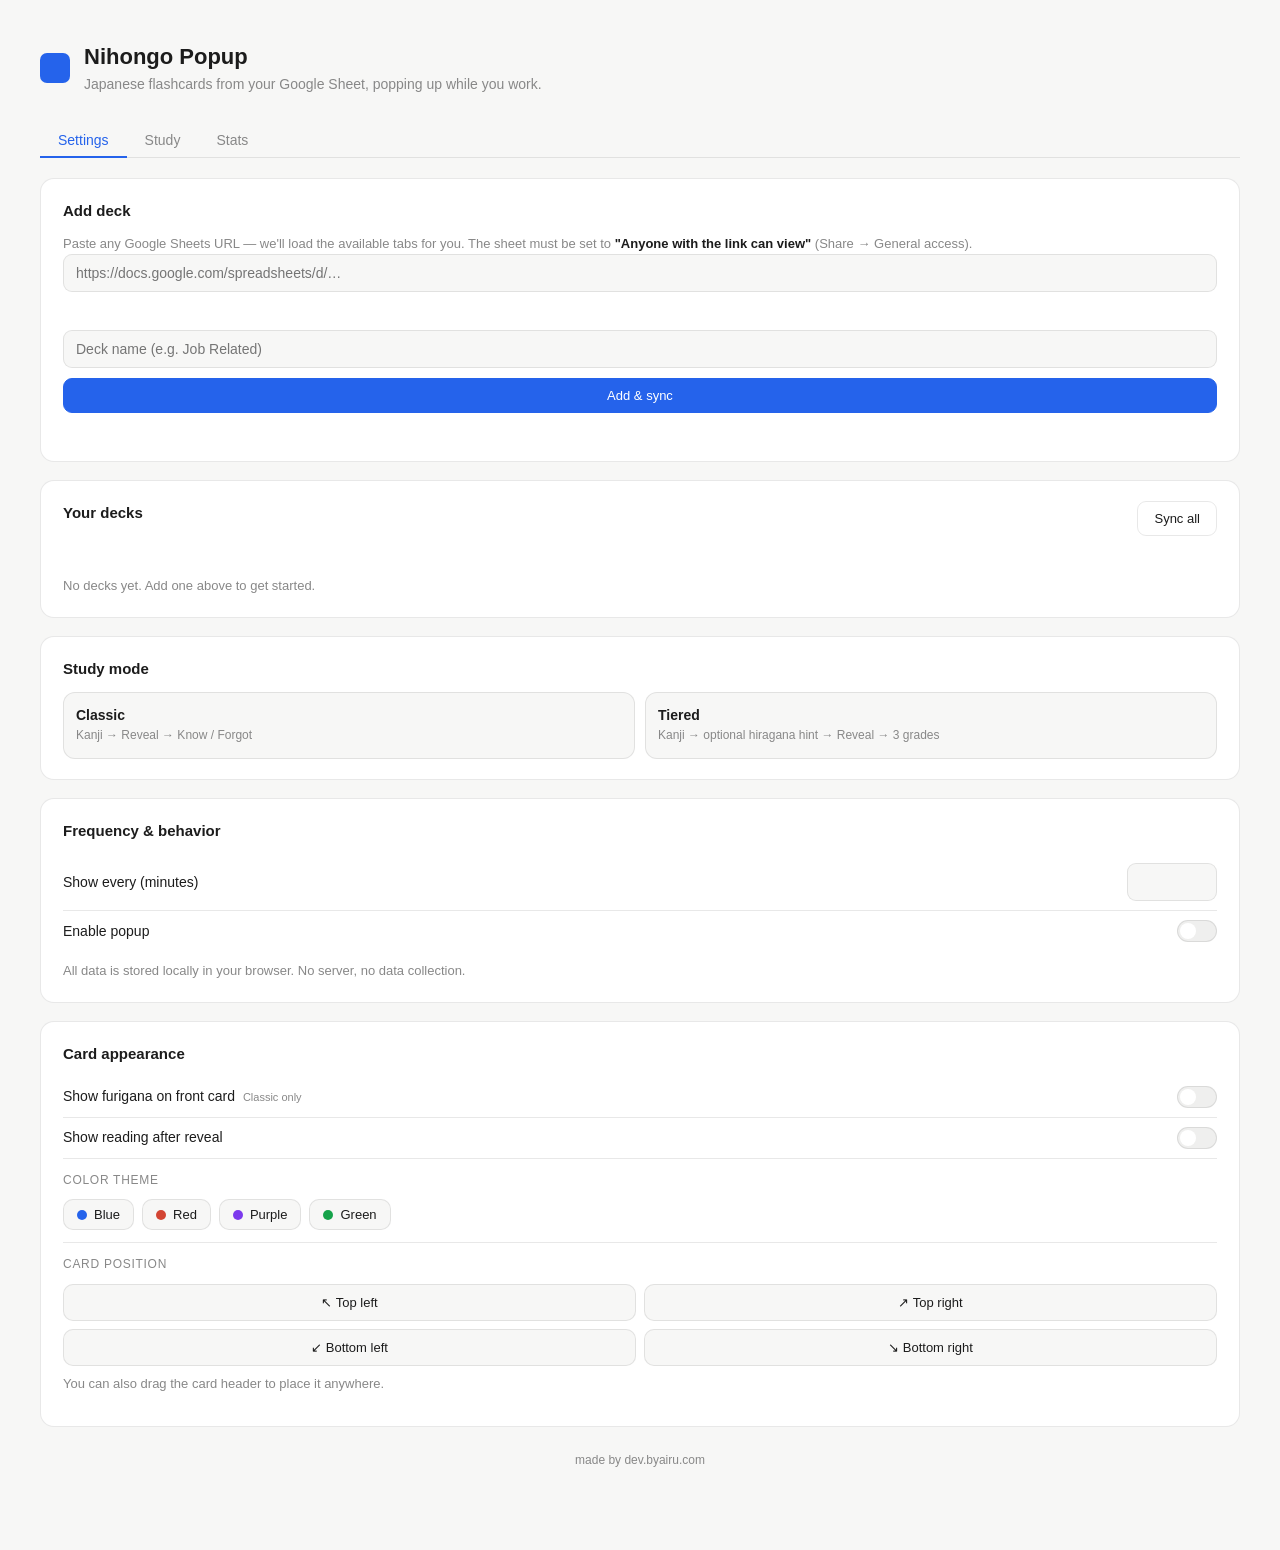
<file: options.html>
<!doctype html>
<html lang="en">
  <head>
    <meta charset="utf-8" />
    <meta name="viewport" content="width=device-width, initial-scale=1" />
    <title>Nihongo Popup — settings</title>
    <link rel="stylesheet" href="options.css" />
  </head>
  <body>
    <main>
      <header class="hero">
        <span class="seal"></span>
        <div>
          <h1>Nihongo Popup</h1>
          <p class="tag">Japanese flashcards from your Google Sheet, popping up while you work.</p>
        </div>
      </header>

      <nav class="tab-nav">
        <button class="tab-btn active" data-tab="settings">Settings</button>
        <button class="tab-btn" data-tab="study">Study</button>
        <button class="tab-btn" data-tab="stats">Stats</button>
      </nav>

      <div id="tab-settings" class="tab-pane active">
      <section class="panel">
        <h2>Add deck</h2>
        <p class="hint">
          Paste any Google Sheets URL — we'll load the available tabs for you.
          The sheet must be set to <strong>"Anyone with the link can view"</strong> (Share → General access).
        </p>
        <div class="form">
          <input id="deckUrl" type="text" placeholder="https://docs.google.com/spreadsheets/d/…" />
          <div id="tabPickerWrap" style="display:none">
            <select id="tabPicker" class="tab-select"></select>
          </div>
          <p id="tabFetchStatus" class="status" style="margin-top:0"></p>
          <input id="deckName" type="text" placeholder="Deck name (e.g. Job Related)" />
          <button id="addBtn" class="btn primary">Add & sync</button>
        </div>
        <p id="addStatus" class="status"></p>
      </section>

      <section class="panel">
        <div class="row-between">
          <h2>Your decks</h2>
          <button id="syncAllBtn" class="btn">Sync all</button>
        </div>
        <p id="syncStatus" class="status"></p>
        <ul id="deckList" class="decks"></ul>
        <p id="emptyDecks" class="empty">No decks yet. Add one above to get started.</p>
      </section>

      <section class="panel">
        <h2>Study mode</h2>
        <div class="mode-grid">
          <button class="mode-btn" data-mode="classic">
            <div class="mode-label">Classic</div>
            <div class="mode-desc">Kanji → Reveal → Know / Forgot</div>
          </button>
          <button class="mode-btn" data-mode="tiered">
            <div class="mode-label">Tiered</div>
            <div class="mode-desc">Kanji → optional hiragana hint → Reveal → 3 grades</div>
          </button>
        </div>
      </section>

      <section class="panel">
        <h2>Frequency & behavior</h2>
        <div class="setting">
          <label for="interval">Show every (minutes)</label>
          <input id="interval" type="number" min="1" max="240" />
        </div>
        <div class="setting">
          <label for="enabled">Enable popup</label>
          <label class="switch">
            <input id="enabled" type="checkbox" />
            <span class="slider"></span>
          </label>
        </div>
        <p class="hint">All data is stored locally in your browser. No server, no data collection.</p>
      </section>

      <section class="panel">
        <h2>Card appearance</h2>

        <div class="setting">
          <label for="showFurigana">Show furigana on front card <span class="label-note">Classic only</span></label>
          <label class="switch">
            <input id="showFurigana" type="checkbox" />
            <span class="slider"></span>
          </label>
        </div>
        <div class="setting">
          <label for="showHiragana">Show reading after reveal</label>
          <label class="switch">
            <input id="showHiragana" type="checkbox" />
            <span class="slider"></span>
          </label>
        </div>

        <div class="setting-group">
          <div class="setting-label">Color theme</div>
          <div class="theme-row">
            <button class="swatch" data-theme="blue"   style="--dot:#2563eb">Blue</button>
            <button class="swatch" data-theme="red"    style="--dot:#d34533">Red</button>
            <button class="swatch" data-theme="purple" style="--dot:#7c3aed">Purple</button>
            <button class="swatch" data-theme="green"  style="--dot:#16a34a">Green</button>
          </div>
        </div>

        <div class="setting-group">
          <div class="setting-label">Card position</div>
          <div class="pos-grid">
            <button class="pos-btn" data-pos="top-left">↖ Top left</button>
            <button class="pos-btn" data-pos="top-right">↗ Top right</button>
            <button class="pos-btn" data-pos="bottom-left">↙ Bottom left</button>
            <button class="pos-btn" data-pos="bottom-right">↘ Bottom right</button>
          </div>
          <p class="hint" style="margin-top:8px">You can also drag the card header to place it anywhere.</p>
        </div>
      </section>
      </div><!-- #tab-settings -->

      <div id="tab-study" class="tab-pane">
        <div id="studyContent"></div>
      </div>

      <div id="tab-stats" class="tab-pane">
        <div id="statsContent"></div>
      </div>

    </main>
    <p class="credit">made by <a href="https://dev.byairu.com" target="_blank">dev.byairu.com</a></p>
    <script src="options.js"></script>
  </body>
</html>
</file>
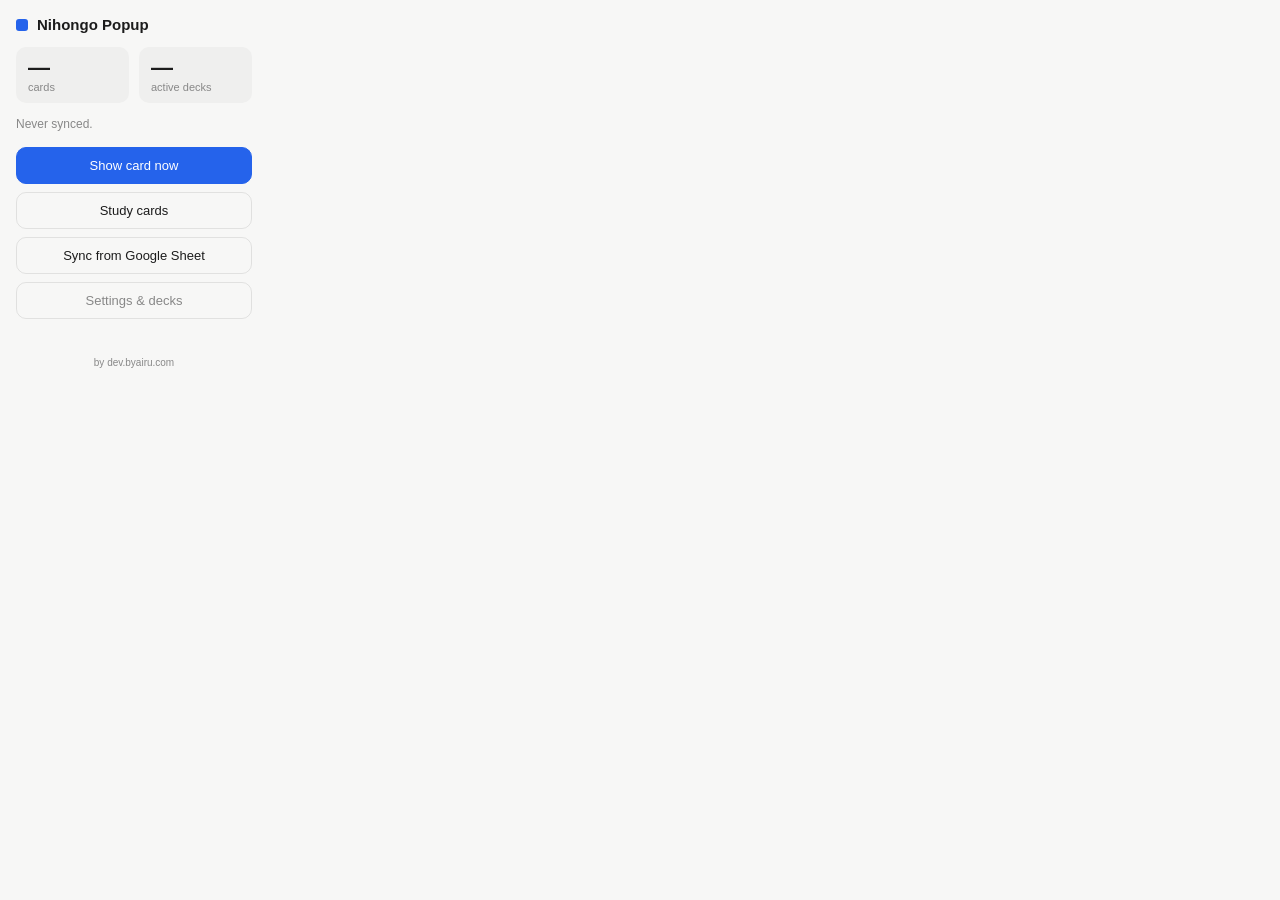
<file: popup.html>
<!doctype html>
<html lang="en">
  <head>
    <meta charset="utf-8" />
    <meta name="viewport" content="width=device-width, initial-scale=1" />
    <link rel="stylesheet" href="popup.css" />
  </head>
  <body>
    <div class="head">
      <span class="seal"></span>
      <h1>Nihongo Popup</h1>
    </div>

    <div class="stats">
      <div class="stat"><span class="num" id="cardCount">—</span><span class="lbl">cards</span></div>
      <div class="stat"><span class="num" id="deckCount">—</span><span class="lbl">active decks</span></div>
    </div>

    <p class="sync" id="syncStatus">Never synced.</p>

    <button class="btn primary" id="quizBtn">Show card now</button>
    <button class="btn" id="studyBtn">Study cards</button>
    <button class="btn" id="syncBtn">Sync from Google Sheet</button>
    <button class="btn ghost" id="optionsBtn">Settings & decks</button>

    <p class="state" id="enabledState"></p>

    <p class="credit">by <a href="https://dev.byairu.com" target="_blank">dev.byairu.com</a></p>
    <script src="popup.js"></script>
  </body>
</html>
</file>
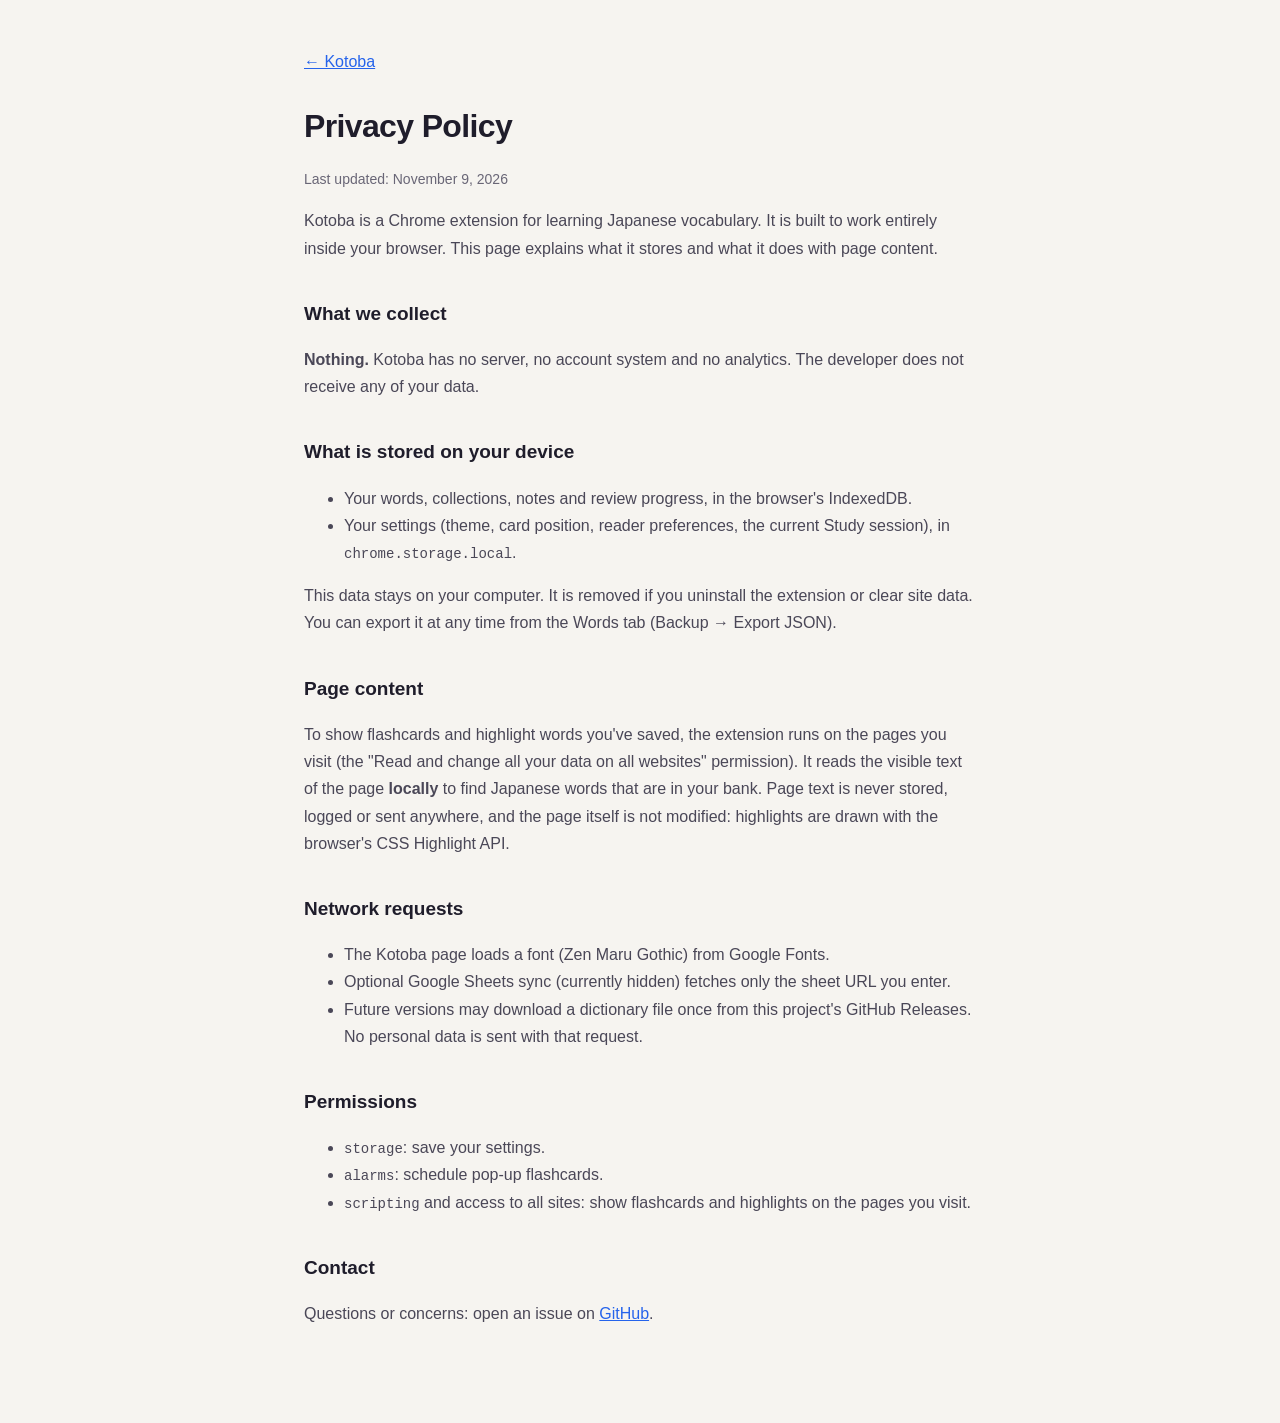
<file: docs/privacy.html>
<!doctype html>
<html lang="en">
<head>
  <meta charset="utf-8" />
  <meta name="viewport" content="width=device-width, initial-scale=1" />
  <title>Privacy Policy · Kotoba</title>
  <link rel="icon" href="icon.png" />
  <style>
    :root { --paper: #f6f4f0; --ink: #1f1d2b; --ink-2: #4a4757; --muted: #696676; --line: rgba(31,29,43,.1); --shu: #2563eb; color-scheme: light; }
    @media (prefers-color-scheme: dark) { :root { --paper: #121118; --ink: #eceaf3; --ink-2: #c5c2d1; --muted: #9d9aad; --line: rgba(255,255,255,.1); --shu: #7aa2f7; color-scheme: dark; } }
    * { box-sizing: border-box; }
    body { margin: 0; background: var(--paper); color: var(--ink); font: 16px/1.7 -apple-system, BlinkMacSystemFont, "Segoe UI", sans-serif; }
    main { max-width: 720px; margin: 0 auto; padding: 48px 24px 80px; }
    a { color: var(--shu); }
    h1 { font-size: 32px; letter-spacing: -0.02em; margin: 24px 0 4px; }
    h2 { font-size: 19px; margin: 36px 0 8px; }
    p, li { color: var(--ink-2); }
    .meta { color: var(--muted); font-size: 14px; }
    code { font: 14px ui-monospace, Menlo, monospace; }
  </style>
</head>
<body>
  <main>
    <a href="./">← Kotoba</a>
    <h1>Privacy Policy</h1>
    <p class="meta">Last updated: November 9, 2026</p>

    <p>Kotoba is a Chrome extension for learning Japanese vocabulary. It is built to work entirely
      inside your browser. This page explains what it stores and what it does with page content.</p>

    <h2>What we collect</h2>
    <p><b>Nothing.</b> Kotoba has no server, no account system and no analytics. The developer does not
      receive any of your data.</p>

    <h2>What is stored on your device</h2>
    <ul>
      <li>Your words, collections, notes and review progress, in the browser's IndexedDB.</li>
      <li>Your settings (theme, card position, reader preferences, the current Study session), in
        <code>chrome.storage.local</code>.</li>
    </ul>
    <p>This data stays on your computer. It is removed if you uninstall the extension or clear site data.
      You can export it at any time from the Words tab (Backup → Export JSON).</p>

    <h2>Page content</h2>
    <p>To show flashcards and highlight words you've saved, the extension runs on the pages you visit
      (the "Read and change all your data on all websites" permission). It reads the visible text of the
      page <b>locally</b> to find Japanese words that are in your bank. Page text is never stored, logged
      or sent anywhere, and the page itself is not modified: highlights are drawn with the browser's
      CSS Highlight API.</p>

    <h2>Network requests</h2>
    <ul>
      <li>The Kotoba page loads a font (Zen Maru Gothic) from Google Fonts.</li>
      <li>Optional Google Sheets sync (currently hidden) fetches only the sheet URL you enter.</li>
      <li>Future versions may download a dictionary file once from this project's GitHub Releases. No
        personal data is sent with that request.</li>
    </ul>

    <h2>Permissions</h2>
    <ul>
      <li><code>storage</code>: save your settings.</li>
      <li><code>alarms</code>: schedule pop-up flashcards.</li>
      <li><code>scripting</code> and access to all sites: show flashcards and highlights on the pages you visit.</li>
    </ul>

    <h2>Contact</h2>
    <p>Questions or concerns: open an issue on
      <a href="https://github.com/Rzkykhrllh/kotoba/issues">GitHub</a>.</p>
  </main>
</body>
</html>
</file>
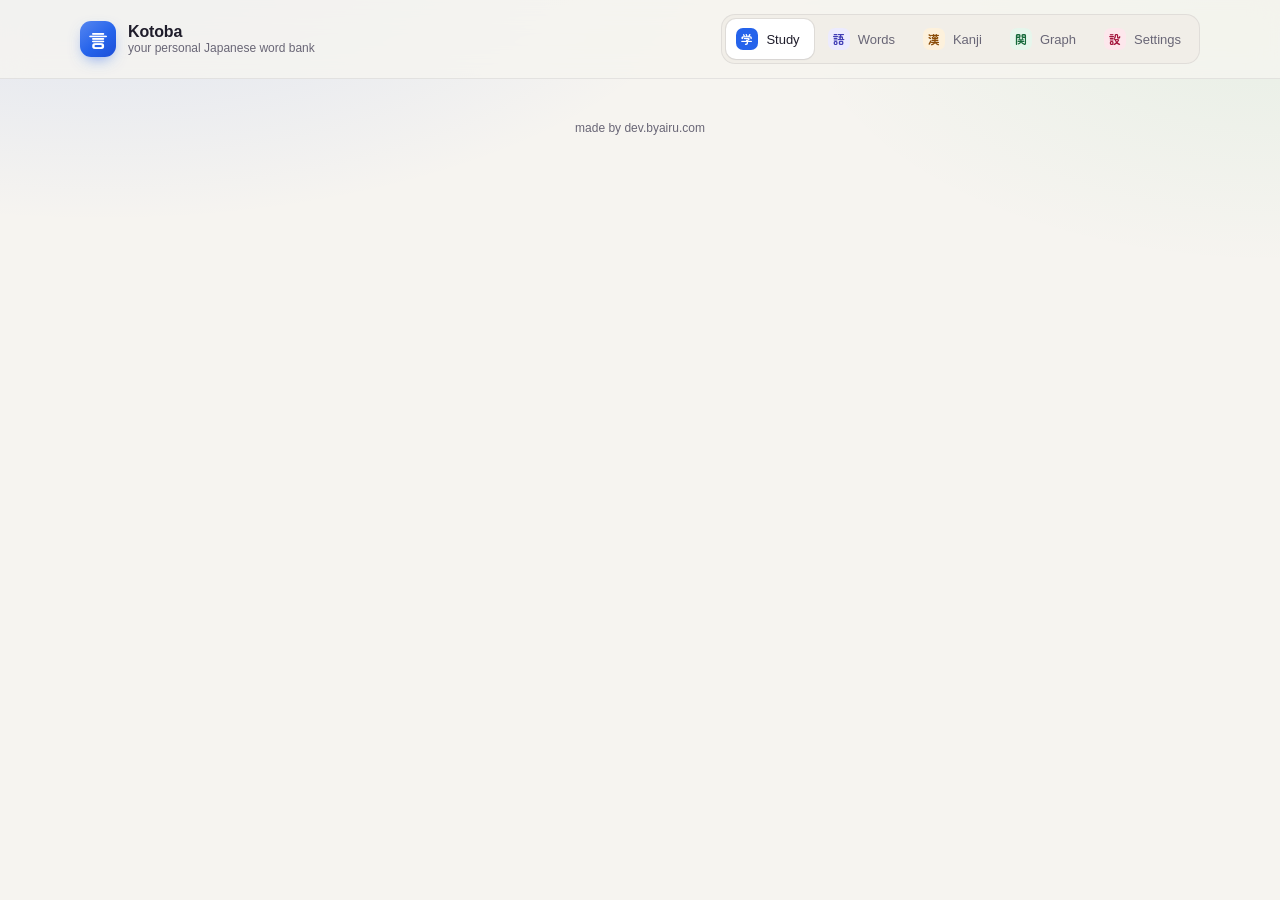
<file: pages/options.html>
<!doctype html>
<html lang="en">
  <head>
    <meta charset="utf-8" />
    <meta name="viewport" content="width=device-width, initial-scale=1" />
    <title>Kotoba</title>
    <link rel="stylesheet" href="options.css" />
    <link rel="stylesheet" href="vocab-bank.css" />
    <link rel="stylesheet" href="graph.css" />
    <link rel="stylesheet" href="collection-picker.css" />
  </head>
  <body>
      <header class="app-header">
        <div class="app-header-inner">
        <div class="brand">
          <span class="seal" aria-hidden="true">言</span>
          <div class="brand-text">
            <h1>Kotoba</h1>
            <p class="tag">your personal Japanese word bank</p>
          </div>
        </div>

        <nav class="tab-nav">
          <button class="tab-btn active" data-tab="study"><span class="tab-ico" aria-hidden="true">学</span>Study</button>
          <button class="tab-btn" data-tab="list"><span class="tab-ico" aria-hidden="true">語</span>Words</button>
          <button class="tab-btn" data-tab="kanji"><span class="tab-ico" aria-hidden="true">漢</span>Kanji</button>
          <button class="tab-btn" data-tab="graph"><span class="tab-ico" aria-hidden="true">関</span>Graph</button>
          <button class="tab-btn" data-tab="settings"><span class="tab-ico" aria-hidden="true">設</span>Settings</button>
        </nav>
        </div>
      </header>
    <main>

      <div id="tab-settings" class="tab-pane">
      <div class="page-head">
        <div>
          <h2>Settings</h2>
          <p>Appearance, collections, and how the on-page flashcard behaves.</p>
        </div>
      </div>
      <div class="settings-section-label">General</div>

      <section class="panel">
        <h2>Appearance</h2>
        <div class="setting-group">
          <div class="setting-label">Light / dark mode</div>
          <div class="appearance-row">
            <button class="appearance-btn" data-mode="system">Match system</button>
            <button class="appearance-btn" data-mode="light">Light</button>
            <button class="appearance-btn" data-mode="dark">Dark</button>
          </div>
        </div>
        <div class="setting-group">
          <div class="setting-label">Color theme</div>
          <div class="theme-row">
            <button class="swatch" data-theme="blue"   style="--dot:#2563eb">Blue</button>
            <button class="swatch" data-theme="red"    style="--dot:#d34533">Red</button>
            <button class="swatch" data-theme="purple" style="--dot:#7c3aed">Purple</button>
            <button class="swatch" data-theme="green"  style="--dot:#16a34a">Green</button>
          </div>
        </div>
        <p class="hint">Applies everywhere: these pages and the flashcard popup on web pages.</p>
      </section>

      <!-- Google Sheets import is hidden for now (not in use) — remove
           `hidden` here and on #syncAllBtn below to bring it back. The
           wiring in options.js / background.js is untouched. -->
      <section class="panel" id="addDeckPanel" hidden>
        <h2>Add deck</h2>
        <p class="hint">
          Paste any Google Sheets URL — we'll load the available tabs for you.
          The sheet must be set to <strong>"Anyone with the link can view"</strong> (Share → General access).
        </p>
        <div class="form">
          <input id="deckUrl" type="text" placeholder="https://docs.google.com/spreadsheets/d/…" />
          <div id="tabPickerWrap" style="display:none">
            <select id="tabPicker" class="tab-select"></select>
          </div>
          <p id="tabFetchStatus" class="status" style="margin-top:0"></p>
          <input id="deckName" type="text" placeholder="Deck name (e.g. Job Related)" />
          <button id="addBtn" class="btn primary">Add & sync</button>
        </div>
        <p id="addStatus" class="status"></p>
      </section>

      <section class="panel">
        <div class="row-between">
          <h2>Your collections</h2>
          <button id="syncAllBtn" class="btn" hidden>↻ Sync all</button>
        </div>
        <p id="syncStatus" class="status"></p>
        <ul id="deckList" class="decks"></ul>
        <p id="emptyDecks" class="empty">No collections yet — create one from the Add word form (Words tab or the toolbar popup).</p>
        <p class="hint">Drag to reorder, click the pencil to rename. Everything stays local to this browser.</p>
      </section>

      <div class="settings-section-label">Reading on web pages</div>

      <section class="panel">
        <h2>Highlight words from your bank</h2>
        <div class="setting">
          <label for="readerHighlight">Highlight on Japanese pages <span class="label-note">hover for details</span></label>
          <label class="switch">
            <input id="readerHighlight" type="checkbox" />
            <span class="slider"></span>
          </label>
        </div>
        <div class="setting-group">
          <div class="setting-label">Which words</div>
          <div class="reader-statuses" id="readerStatuses">
            <label class="reader-status" data-status="new"><input type="checkbox" value="new" /> New</label>
            <label class="reader-status" data-status="learning"><input type="checkbox" value="learning" /> Learning</label>
            <label class="reader-status" data-status="mastered"><input type="checkbox" value="mastered" /> Mastered</label>
          </div>
          <p class="hint">Solid underline = the exact word. Dashed = a similar (probably conjugated) form, e.g.
            食べた for 食べる. Only words with kanji are highlighted.</p>
        </div>
        <div class="setting">
          <label id="readerIgnoreLabel">Hidden words</label>
          <button class="btn" id="readerIgnoreClear">Show all again</button>
        </div>
      </section>

      <div class="settings-section-label">Flashcard popup</div>

      <section class="panel">
        <h2>Study mode</h2>
        <div class="mode-grid">
          <button class="mode-btn" data-mode="classic">
            <div class="mode-label">Classic</div>
            <div class="mode-desc">Kanji → Reveal → Know / Forgot</div>
          </button>
          <button class="mode-btn" data-mode="tiered">
            <div class="mode-label">Tiered</div>
            <div class="mode-desc">Kanji → optional hiragana hint → Reveal → 3 grades</div>
          </button>
        </div>
      </section>

      <section class="panel">
        <h2>Frequency & behavior</h2>
        <div class="setting">
          <label for="interval">Show every (minutes)</label>
          <input id="interval" type="number" min="1" max="240" />
        </div>
        <div class="setting">
          <label for="enabled">Enable popup</label>
          <label class="switch">
            <input id="enabled" type="checkbox" />
            <span class="slider"></span>
          </label>
        </div>
      </section>

      <section class="panel">
        <h2>Flashcard appearance</h2>

        <div class="setting">
          <label for="showFurigana">Show furigana on front card <span class="label-note">Classic only</span></label>
          <label class="switch">
            <input id="showFurigana" type="checkbox" />
            <span class="slider"></span>
          </label>
        </div>
        <div class="setting">
          <label for="showHiragana">Show reading after reveal</label>
          <label class="switch">
            <input id="showHiragana" type="checkbox" />
            <span class="slider"></span>
          </label>
        </div>

        <div class="setting-group">
          <div class="setting-label">Card position</div>
          <div class="pos-grid">
            <button class="pos-btn" data-pos="top-left">↖ Top left</button>
            <button class="pos-btn" data-pos="top-right">↗ Top right</button>
            <button class="pos-btn" data-pos="bottom-left">↙ Bottom left</button>
            <button class="pos-btn" data-pos="bottom-right">↘ Bottom right</button>
          </div>
          <p class="hint" style="margin-top:8px">You can also drag the card header to place it anywhere.</p>
        </div>
      </section>
      </div><!-- #tab-settings -->

      <div id="tab-list" class="tab-pane">
        <div class="page-head">
          <div>
            <h2>Words</h2>
            <p>Every word you've collected — filter, edit, and choose what's in rotation.</p>
          </div>
          <div style="display:flex; align-items:center; gap:14px">
            <span class="hint" id="resultCount" style="margin:0"></span>
            <button class="btn primary" id="addWordBtn">+ Add word</button>
          </div>
        </div>

        <section class="panel">
          <div class="bank-filters">
            <div class="bank-toolbar">
              <div class="status-tabs" id="statusTabs">
                <button class="status-tab active" data-status="">All <span class="count" id="count-all">0</span></button>
                <button class="status-tab" data-status="new">New <span class="count" id="count-new">0</span></button>
                <button class="status-tab" data-status="learning">Learning <span class="count" id="count-learning">0</span></button>
                <button class="status-tab" data-status="mastered">Mastered <span class="count" id="count-mastered">0</span></button>
              </div>
            </div>
            <div class="bank-toolbar bank-toolbar-2">
              <input id="searchInput" type="text" class="search-input" placeholder="Search kanji, reading, or meaning…" autocomplete="off" />
              <select id="groupSelect" class="tab-select"></select>
            </div>
          </div>
          <div id="bulkBar" style="display:none; align-items:center; gap:10px; margin:0 0 12px">
            <span class="hint" id="bulkCount"></span>
            <button class="btn" id="bulkAddBtn">Add to collection…</button>
            <button class="btn" id="bulkClearBtn">Clear selection</button>
          </div>
          <table class="stats-table bank-table">
            <thead>
              <tr>
                <th><input type="checkbox" id="selectAllRows" title="Select all visible" /></th>
                <th>Kanji</th>
                <th>Reading</th>
                <th>Meaning</th>
                <th>Status</th>
                <th>Groups</th>
                <th>In Study</th>
              </tr>
            </thead>
            <tbody id="wordRows">
              <tr><td colspan="7" class="cell-muted">Loading words…</td></tr>
            </tbody>
          </table>
          <p class="empty" id="emptyState" style="display:none">No words here yet.</p>
        </section>

        <section class="panel">
          <div class="row-between">
            <h2>Backup</h2>
            <span class="hint" id="backupStatus" style="margin:0"></span>
          </div>
          <p class="hint" style="margin-top:4px">All words &amp; collections live only in this browser — nothing syncs
            across devices. Export now and then as a safety net.</p>
          <div class="btn-row-bank" style="margin-top:14px">
            <button class="btn" id="exportBtn">Export JSON</button>
            <button class="btn" id="importBtn">Import JSON</button>
            <input type="file" id="importFile" accept="application/json" style="display:none" />
          </div>
        </section>
      </div><!-- #tab-list -->

      <div id="tab-kanji" class="tab-pane">
        <div class="page-head">
          <div>
            <h2>Kanji</h2>
            <p>Every kanji used across your words. Click a row for readings and to set your own meaning.</p>
          </div>
        </div>

        <section class="panel">
          <div class="bank-filters">
            <input id="kanjiSearchInput" type="text" class="search-input" placeholder="Search kanji, meaning, or notes…" autocomplete="off" />
          </div>
          <table class="stats-table bank-table kanji-table">
            <thead>
              <tr>
                <th class="kt-col-kanji">Kanji</th>
                <th class="kt-col-reading">On'yomi</th>
                <th class="kt-col-reading">Kun'yomi</th>
                <th class="kt-col-meaning">Meaning</th>
                <th class="kt-col-meaning">Notes</th>
                <th class="kt-col-words">Words containing it</th>
              </tr>
            </thead>
            <tbody id="kanjiRows">
              <tr><td colspan="6" class="cell-muted">Loading…</td></tr>
            </tbody>
          </table>
          <p class="empty" id="kanjiEmptyState" style="display:none">No kanji yet — add some words first.</p>
        </section>
      </div><!-- #tab-kanji -->

      <div class="modal-overlay" id="wordModalOverlay">
        <div class="modal-card word-modal-card">
          <button class="modal-close modal-close-abs" id="wordModalClose">&times;</button>

          <!-- View mode: read-optimized, opened by default when clicking an existing word -->
          <div class="word-view" id="wordView">
            <div class="wv-furigana" id="wvFurigana"></div>
            <div class="wv-kanji" id="wvKanji"></div>
            <div class="wv-meaning" id="wvMeaning"></div>
            <div class="wv-divider" id="wvDivider"></div>
            <div class="wv-section" id="wvExampleSection">
              <div class="wv-label">Example</div>
              <div class="wv-example" id="wvExample"></div>
            </div>
            <div class="wv-section" id="wvNotesSection">
              <div class="wv-label">Notes</div>
              <div class="wv-notes" id="wvNotes"></div>
            </div>
          </div>

          <!-- Edit mode: the form. Default for "+ Add word"; reached from View via Edit. -->
          <div class="word-form" id="wordForm" style="display:none">
            <h2 id="wordModalTitle">Add word</h2>
            <div class="form">
              <label class="field-label">Kanji
                <input id="wKanji" type="text" placeholder="食べる" />
              </label>
              <label class="field-label">Reading (furigana)
                <input id="wHiragana" type="text" placeholder="たべる" />
              </label>
              <label class="field-label">Meaning
                <input id="wArti" type="text" placeholder="to eat" />
              </label>
              <label class="field-label">Example sentence
                <input id="wExample" type="text" placeholder="毎朝パンを食べる。" />
              </label>
              <label class="field-label">Notes
                <textarea id="wNotes" rows="3" placeholder="optional"></textarea>
              </label>
              <div class="field-label" id="wGroupField">Collections <span class="label-note">pick any number</span>
                <div id="wCollections"></div>
              </div>
              <label class="field-check" id="wIncludeField">
                <span class="switch">
                  <input id="wIncludeInStudy" type="checkbox" checked />
                  <span class="slider"></span>
                </span>
                Include in current learning (Study &amp; popup)
              </label>
              <div id="wKanjiChips" class="kanji-chips"></div>
            </div>
            <p id="wStatus" class="status"></p>
          </div>

          <div class="btn-row-bank" id="wordModalActions">
            <button class="btn ghost-danger" id="wDeleteBtn">Delete</button>
            <button class="btn primary" id="wEditBtn">Edit</button>
            <button class="btn primary" id="wSaveBtn" style="display:none">Save</button>
          </div>
        </div>
      </div>

      <div class="modal-overlay" id="kanjiModalOverlay">
        <div class="modal-card word-modal-card">
          <button class="modal-close modal-close-abs" id="kModalClose">&times;</button>

          <div class="wv-kanji" id="kModalChar"></div>

          <div class="kv-readings">
            <div class="kv-reading-group">
              <div class="wv-label">On'yomi</div>
              <div id="kOn" class="reading-list"></div>
            </div>
            <div class="kv-reading-group">
              <div class="wv-label">Kun'yomi</div>
              <div id="kKun" class="reading-list"></div>
            </div>
          </div>

          <div class="kv-divider"></div>

          <div class="kv-section">
            <div class="wv-label">Meaning <span class="label-note">(your own, not the dictionary)</span></div>
            <input id="kMeaningInput" type="text" class="kv-input" placeholder="e.g. to eat, food" />
            <div class="wv-label" style="margin-top:12px">Notes</div>
            <textarea id="kNotesInput" rows="2" class="kv-input" placeholder="optional — mnemonics, mix-ups, whatever helps"></textarea>
            <button class="btn primary" id="kMeaningSaveBtn" style="margin-top:10px">Save</button>
          </div>

          <div class="kv-divider"></div>

          <div class="kv-section">
            <div class="wv-label">Related words</div>
            <div id="kRelated" class="wlist-plain"></div>
          </div>
        </div>
      </div>

      <div class="modal-overlay" id="bulkAddModalOverlay">
        <div class="modal-card">
          <button class="modal-close modal-close-abs" id="bulkAddModalClose">&times;</button>
          <h2 style="margin-top:0">Add <span id="bulkAddCount">0</span> word(s) to a collection</h2>
          <p class="hint">Words are added to the collection you pick below — they stay in whatever
            collections they're already in too, nothing gets removed.</p>
          <div id="bulkAddPicker"></div>
          <button type="button" class="btn primary" id="bulkAddApply" disabled>Pick a collection</button>
          <p id="bulkAddStatus" class="status"></p>
        </div>
      </div>

      <div id="tab-study" class="tab-pane active">
        <div id="studyContent"></div>
      </div>

      <div id="tab-graph" class="tab-pane">
        <div class="wrap">
          <div class="stage">
            <svg id="svg"><defs></defs></svg>
            <div class="topbar">
              <div class="searchbox">
                <input id="search" class="search" placeholder="jump to a kanji / word…" autocomplete="off">
                <div id="sug" class="sug"></div>
              </div>
              <div id="crumbs" class="crumbs"></div>
              <button id="fsToggle" class="fs-btn" title="Fullscreen">⛶</button>
            </div>
            <div class="ghint">Click a <b>kanji tile in the outer ring</b> to jump there. Click a word to see its meaning.</div>
            <div class="minimap" id="minimap">
              <div class="mhead"><span>map · all kanji</span><span class="mtog" id="mtog">▾</span></div>
              <svg id="mapsvg" width="176" height="146"></svg>
            </div>
          </div>
          <aside class="gpanel">
            <div>
              <div class="brand">連<span>関</span></div>
              <div class="gtag">kanji graph · from your word bank</div>
            </div>
            <div id="detail"></div>
          </aside>
        </div>
      </div><!-- #tab-graph -->

    </main>
    <p class="credit">made by <a href="https://dev.byairu.com" target="_blank">dev.byairu.com</a></p>
    <script src="../core/db.js"></script>
    <script src="../core/kanji.js"></script>
    <script src="../core/collection-picker.js"></script>
    <script src="vocab-bank.js"></script>
    <script src="word-editor.js"></script>
    <script src="kanji-tab.js"></script>
    <script src="graph.js"></script>
    <script src="options.js"></script>
  </body>
</html>
</file>
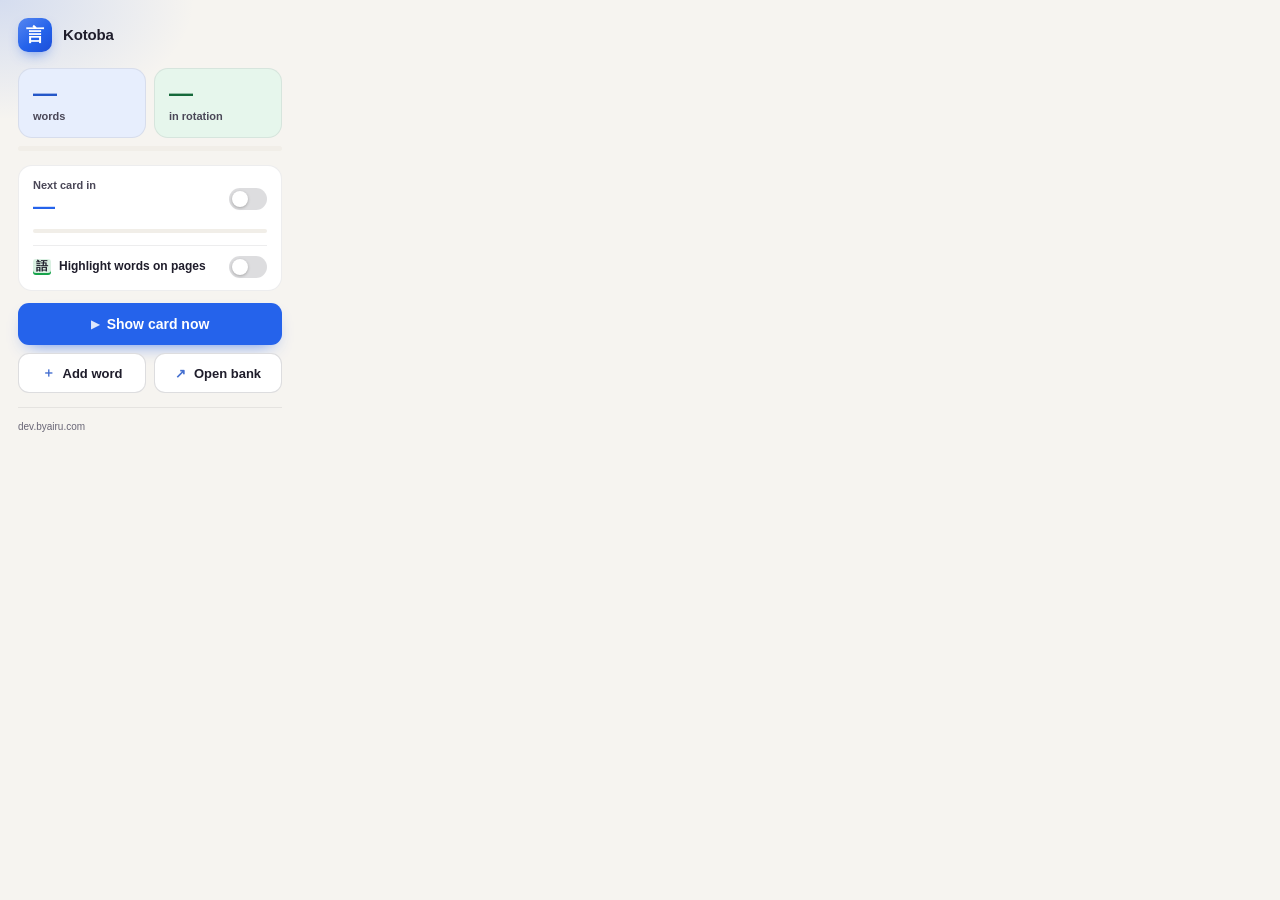
<file: pages/popup.html>
<!doctype html>
<html lang="en">
  <head>
    <meta charset="utf-8" />
    <meta name="viewport" content="width=device-width, initial-scale=1" />
    <link rel="stylesheet" href="popup.css" />
    <link rel="stylesheet" href="collection-picker.css" />
  </head>
  <body>
    <div class="head">
      <span class="seal" aria-hidden="true">言</span>
      <div class="head-text">
        <h1>Kotoba</h1>
        <p class="sync" id="collectionStatus"></p>
      </div>
    </div>

    <div class="stats">
      <div class="stat stat-words"><span class="num" id="wordCount">—</span><span class="lbl">words</span></div>
      <div class="stat stat-learning"><span class="num" id="learningCount">—</span><span class="lbl">in rotation</span></div>
      <div class="meter" aria-hidden="true"><span class="meter-fill" id="rotationMeter"></span></div>
    </div>

    <div class="controls">
      <div class="ctl-row">
        <div class="ctl-text">
          <span class="ctl-label" id="nextLabel">Next card in</span>
          <span class="countdown" id="countdown">—</span>
        </div>
        <label class="switch" title="Pop-up flashcards on/off">
          <input id="popupToggle" type="checkbox" aria-label="Pop-up flashcards" />
          <span class="slider"></span>
        </label>
      </div>
      <div class="cd-bar" aria-hidden="true"><span class="cd-fill" id="cdFill"></span></div>
      <div class="ctl-row ctl-row-2">
        <span class="ctl-label2"><span class="hl-sample">語</span>Highlight words on pages</span>
        <label class="switch" title="Highlight your words on web pages">
          <input id="highlightToggle" type="checkbox" aria-label="Highlight words on pages" />
          <span class="slider"></span>
        </label>
      </div>
    </div>

    <button class="btn primary" id="quizBtn"><span class="btn-ico" aria-hidden="true">▶</span>Show card now</button>
    <div class="btn-pair">
      <button class="btn" id="addWordShortcut"><span class="btn-ico" aria-hidden="true">＋</span>Add word</button>
      <button class="btn" id="openBankBtn"><span class="btn-ico" aria-hidden="true">↗</span>Open bank</button>
    </div>

    <div class="quick-add" id="quickAdd">
      <div class="qa-title">New word</div>
      <input id="qaKanji" class="qa-kanji" type="text" placeholder="漢字" autocomplete="off" />
      <input id="qaHiragana" type="text" placeholder="Reading (hiragana)" autocomplete="off" />
      <input id="qaArti" type="text" placeholder="Meaning" autocomplete="off" />
      <textarea id="qaNotes" rows="2" placeholder="Notes (optional)"></textarea>
      <div class="qa-label">Collections</div>
      <div id="qaCollections"></div>
      <label class="field-check">
        <span class="switch" id="qaIncludeSwitchWrap">
          <input id="qaIncludeInStudy" type="checkbox" checked />
          <span class="slider"></span>
        </span>
        <span id="qaIncludeLabelText">Include in Study &amp; popup</span>
      </label>
      <p id="qaStatus" class="qa-status"></p>
      <div class="btn-row">
        <button class="btn" id="qaCancelBtn">Cancel</button>
        <button class="btn primary" id="qaSaveBtn">Save</button>
      </div>
    </div>

    <div class="foot">
      <p class="credit"><a href="https://dev.byairu.com" target="_blank">dev.byairu.com</a></p>
    </div>
    <script src="../core/db.js"></script>
    <script src="../core/kanji.js"></script>
    <script src="../core/collection-picker.js"></script>
    <script src="popup.js"></script>
  </body>
</html>
</file>
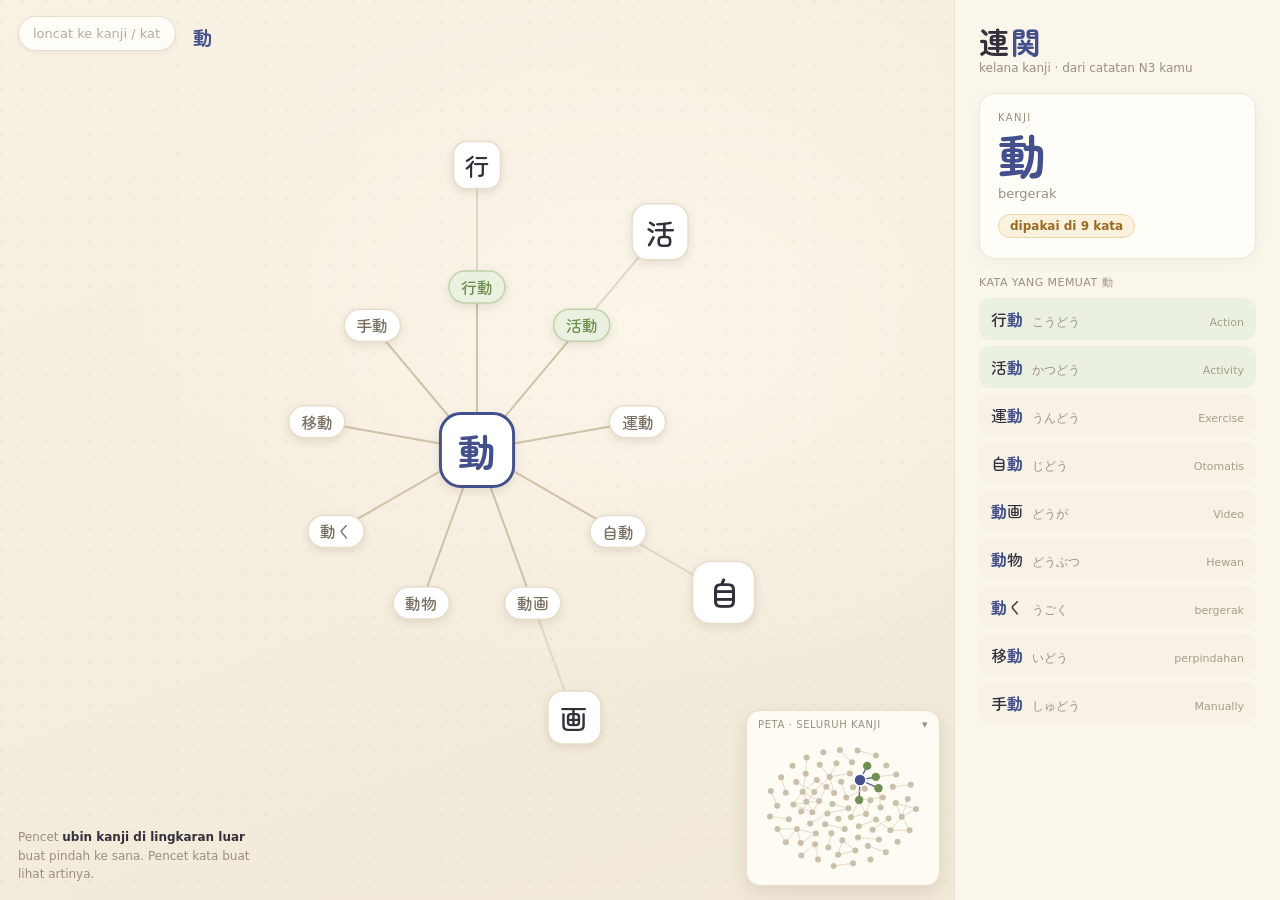
<file: reference/kanji_explore.html>
<!DOCTYPE html>
<html lang="id">
<head>
<meta charset="UTF-8">
<meta name="viewport" content="width=device-width, initial-scale=1.0">
<title>kelana kanji</title>
<style>
  @import url('https://fonts.googleapis.com/css2?family=Zen+Maru+Gothic:wght@400;500;700&display=swap');
  :root{
    --washi:#F6EFE2;            /* warm paper */
    --washi-2:#FBF6EC;          /* panel */
    --grid:rgba(74,60,42,.05);
    --ink:#33303B;              /* warm indigo-charcoal text */
    --muted:#9A8F7E;
    --tile:#FFFFFF;
    --tile-edge:#E7DDCB;
    --ai:#43508C;               /* 藍 indigo — fokus */
    --ai-soft:#5C68A0;
    --matcha:#6E9050;           /* kata yang dipelajari */
    --matcha-bg:#EBF1E0;
    --matcha-edge:#C2D2A8;
    --honey:#E0A04A;            /* hover / delight */
    --thread:#E0D6C4;           /* garis */
    --thread-hot:#CFC1A6;
    --maru:"Zen Maru Gothic",system-ui,sans-serif;
    --ui:system-ui,-apple-system,"Segoe UI",sans-serif;
  }
  *{box-sizing:border-box}
  html,body{margin:0;height:100%}
  body{
    background:
      radial-gradient(circle at 1px 1px, var(--grid) 1px, transparent 0) 0 0/22px 22px,
      radial-gradient(820px 560px at 50% 36%, #FBF5EA 0%, transparent 64%),
      linear-gradient(160deg,#F8F1E4,#F1E8D6);
    color:var(--ink);font-family:var(--ui);-webkit-font-smoothing:antialiased;overflow:hidden;
  }
  .wrap{display:flex;height:100vh;width:100vw}

  .stage{position:relative;flex:1 1 auto;min-width:0}
  svg{display:block;width:100%;height:100%;touch-action:manipulation}
  .edge{stroke:var(--thread);stroke-width:2;stroke-linecap:round;fill:none}
  .edge.hot{stroke:var(--thread-hot)}

  .node{cursor:pointer}
  .node text{pointer-events:none;user-select:none}
  .tile-wrap{transition:transform .16s ease, filter .2s ease;filter:drop-shadow(0 3px 4px rgba(74,55,30,.12))}
  .node:hover .tile-wrap{transform:translateY(-3px);filter:drop-shadow(0 8px 12px rgba(74,55,30,.18))}
  .node:active .tile-wrap{transform:scale(.94)}

  .k-tile{fill:var(--tile);stroke:var(--tile-edge);stroke-width:1.5;transition:stroke .2s}
  .node.nbk:hover .k-tile{stroke:var(--honey)}
  .node.focus .k-tile{stroke:var(--ai);stroke-width:2.5;fill:#FFFFFF}
  .k-char{font-family:var(--maru);font-weight:500;fill:var(--ink);text-anchor:middle;dominant-baseline:central}
  .node.focus .k-char{fill:var(--ai);font-weight:700}

  .w-tile{transition:stroke .2s}
  .w1 .w-tile{fill:var(--matcha-bg);stroke:var(--matcha-edge);stroke-width:1.5}
  .w1 .w-char{fill:var(--matcha)}
  .w2 .w-tile{fill:var(--tile);stroke:var(--tile-edge);stroke-width:1.4}
  .w2 .w-char{fill:#7A6F60}
  .node.wsel .w-tile{stroke:var(--ai);stroke-width:2.2}
  .w-char{font-family:var(--maru);font-weight:500;text-anchor:middle;dominant-baseline:central}

  .topbar{position:absolute;left:0;right:0;top:0;padding:16px 18px;display:flex;gap:12px;align-items:flex-start}
  .searchbox{position:relative;flex:0 0 auto}
  .search{background:#FFFDF8;border:1.5px solid var(--tile-edge);color:var(--ink);font-family:var(--ui);
    font-size:13px;padding:9px 14px;border-radius:22px;width:158px;outline:none;box-shadow:0 2px 5px rgba(74,55,30,.06)}
  .search:focus{border-color:var(--honey)}
  .search::placeholder{color:#B6AB99}
  .sug{position:absolute;top:44px;left:0;width:240px;background:#FFFDF8;border:1.5px solid var(--tile-edge);
    border-radius:14px;overflow:hidden;display:none;z-index:5;box-shadow:0 14px 32px rgba(74,55,30,.16)}
  .sug.show{display:block}
  .sug div{padding:9px 13px;font-size:13px;cursor:pointer;display:flex;gap:9px;align-items:baseline}
  .sug div:hover{background:var(--matcha-bg)}
  .sug .sk{font-family:var(--maru);font-size:16px;color:var(--ink)}
  .sug .sm{color:var(--muted);font-size:11px;margin-left:auto}

  .crumbs{flex:1 1 auto;display:flex;gap:3px;align-items:center;overflow-x:auto;
    font-family:var(--maru);font-size:19px;padding-top:6px;scrollbar-width:none}
  .crumbs::-webkit-scrollbar{display:none}
  .crumbs .cb{color:var(--muted);cursor:pointer;padding:1px 5px;border-radius:8px;white-space:nowrap;transition:.15s}
  .crumbs .cb:hover{color:var(--ink);background:#FFFFFF80}
  .crumbs .cb.now{color:var(--ai);font-weight:700}
  .crumbs .sep{color:#CBBFA9;font-family:var(--ui);font-size:14px}

  .hint{position:absolute;left:18px;bottom:16px;font-size:12px;color:var(--muted);max-width:248px;line-height:1.55}
  .hint b{color:var(--ink);font-weight:600}

  .minimap{position:absolute;right:14px;bottom:14px;background:rgba(255,253,248,.9);
    border:1px solid var(--tile-edge);border-radius:14px;padding:7px 8px 4px;
    box-shadow:0 6px 18px rgba(74,55,30,.12);backdrop-filter:blur(5px)}
  .minimap .mhead{display:flex;align-items:center;justify-content:space-between;gap:10px;
    font-size:10px;color:var(--muted);letter-spacing:.06em;text-transform:uppercase;margin:0 3px 4px}
  .minimap .mtog{cursor:pointer;font-size:11px}
  .minimap.collapsed svg{display:none}
  .minimap svg{display:block}
  .mm-edge{stroke:#E4DAC8;stroke-width:1}
  .mm-edge.hot{stroke:var(--ai-soft);stroke-width:1.4}
  .mm-dot{fill:#CBBEAA;cursor:pointer;transition:fill .15s}
  .mm-dot:hover{fill:var(--honey)}
  .mm-dot.nb{fill:var(--matcha)}
  .mm-dot.foc{fill:var(--ai);stroke:#fff;stroke-width:1.5}

  .panel{flex:0 0 326px;background:var(--washi-2);border-left:1px solid #EAE0CE;
    padding:26px 24px;overflow-y:auto;display:flex;flex-direction:column;gap:18px}
  .brand{font-family:var(--maru);font-size:30px;font-weight:700;letter-spacing:.06em;line-height:1}
  .brand span{color:var(--ai)}
  .tag{font-size:12px;color:var(--muted);margin-top:5px}

  .card{background:#FFFDF8;border:1px solid #EFE6D4;border-radius:16px;padding:18px 18px 20px;
    box-shadow:0 4px 14px rgba(74,55,30,.05)}
  .big{font-family:var(--maru);font-weight:700;font-size:48px;line-height:1;display:flex;align-items:baseline;gap:12px;flex-wrap:wrap}
  .big.k{color:var(--ai)}
  .big .read{font-family:var(--ui);font-size:13px;color:var(--honey);font-weight:600}
  .meaning{color:var(--muted);font-size:13px;margin-top:8px}
  .lab{font-size:10px;letter-spacing:.14em;text-transform:uppercase;color:var(--muted);margin-bottom:7px}
  .stat{display:inline-block;font-size:12px;font-weight:600;color:#9A6A1F;background:#FBF1DF;border:1px solid #EAD6A8;padding:4px 11px;border-radius:20px;margin-top:13px}
  .badge{display:inline-block;font-size:11px;font-weight:600;padding:4px 11px;border-radius:20px;margin-top:13px}
  .badge.b1{color:var(--matcha);background:var(--matcha-bg);border:1px solid var(--matcha-edge)}
  .badge.b2{color:#8A7C66;background:#F3EBDA;border:1px solid var(--tile-edge)}
  .sub{font-size:11px;letter-spacing:.04em;color:var(--muted);margin:16px 0 8px;text-transform:uppercase}
  .wlist{display:flex;flex-direction:column;gap:6px}
  .wrow{display:flex;align-items:baseline;gap:9px;cursor:pointer;padding:8px 11px;border-radius:11px;
    border:1px solid transparent;transition:.14s}
  .wrow.t1{background:var(--matcha-bg)}
  .wrow.t2{background:#F7F1E6}
  .wrow:hover{transform:translateX(2px);border-color:var(--honey)}
  .wrow .w{font-family:var(--maru);font-weight:500;font-size:16px;color:var(--ink)}
  .wrow .w em{font-style:normal;color:var(--ai);font-weight:700}
  .wrow .r{font-size:12px;color:var(--muted)}
  .wrow .m{font-size:11px;color:#A99D8B;margin-left:auto;text-align:right}
  .parts{display:flex;flex-direction:column;gap:7px}
  .part{display:flex;align-items:center;gap:12px;background:#F7F1E6;border:1px solid transparent;
    border-radius:11px;padding:9px 12px;transition:.14s}
  .part.link{cursor:pointer}.part.link:hover{border-color:var(--ai);background:#FFFFFF}
  .part .pk{font-family:var(--maru);font-weight:700;font-size:24px;color:var(--ink)}
  .part .pm{font-size:11px;color:var(--muted)}
  .part .go{margin-left:auto;color:var(--ai);font-size:12px;font-weight:600;opacity:0;transition:.14s}
  .part.link:hover .go{opacity:1}
  .part.dead{opacity:.6}.part.dead .pk{color:var(--muted)}

  @media (prefers-reduced-motion:reduce){.tile-wrap{transition:none}.wrow,.part{transition:none}}
  @media (max-width:760px){
    .wrap{flex-direction:column}
    .panel{flex:0 0 auto;border-left:none;border-top:1px solid #EAE0CE;max-height:42vh}
    .stage{flex:1 1 58vh}
    .search{width:122px}
  }
</style>
</head>
<body>
<div class="wrap">
  <div class="stage">
    <svg id="svg"><defs></defs></svg>
    <div class="topbar">
      <div class="searchbox">
        <input id="search" class="search" placeholder="loncat ke kanji / kata…" autocomplete="off">
        <div id="sug" class="sug"></div>
      </div>
      <div id="crumbs" class="crumbs"></div>
    </div>
    <div class="hint">Pencet <b>ubin kanji di lingkaran luar</b> buat pindah ke sana. Pencet kata buat lihat artinya.</div>
    <div class="minimap" id="minimap">
      <div class="mhead"><span>peta · seluruh kanji</span><span class="mtog" id="mtog">▾</span></div>
      <svg id="mapsvg" width="176" height="146"></svg>
    </div>
  </div>
  <aside class="panel">
    <div>
      <div class="brand">連<span>関</span></div>
      <div class="tag">kelana kanji · dari catatan N3 kamu</div>
    </div>
    <div id="detail"></div>
  </aside>
</div>

<script>
const REDUCE = matchMedia("(prefers-reduced-motion:reduce)").matches;
const KANJI = {
 "動":"bergerak",
 "業":"Business",
 "料":"Fee, Material",
 "自":"oneself",
 "以":"berdasarkan",
 "学":"study, science",
 "実":"Reality, Truth",
 "的":"Mark, Target",
 "事":"Urusan, hal",
 "前":"before",
 "意":"Idea, Heart",
 "本":"book, True, Real",
 "様":"Bentuk, Cara",
 "活":"Lively",
 "生":"Life、Birth",
 "重":"Important、Heavy",
 "験":"verification",
 "交":"Mingle, Mixing",
 "在":"exist",
 "多":"Many, Much",
 "成":"Menjadi, Tercapai",
 "現":"present, actual",
 "用":"utilize",
 "画":"Picture",
 "習":"Belajar",
 "要":"need, main point",
 "計":"Plan, Scheme",
 "値":"value、Price",
 "力":"Power",
 "卒":"Graduate",
 "単":"Simple, Single",
 "味":"—",
 "対":"Opposite",
 "常":"Ordinary, Normal, Common",
 "広":"Luas, Lebar",
 "式":"Cara, Sistem、Upacara",
 "感":"Feeling",
 "慣":"Terbiasa",
 "授":"Impact",
 "換":"—",
 "期":"Period, Date",
 "次":"Next, Sequence",
 "歴":"continuation",
 "流":"Current",
 "深":"Deep",
 "積":"Menumpuk, to stack",
 "触":"—",
 "語":"Word, Speech, Language",
 "通":"Lewat, Hubungan",
 "過":"overdo, exceed",
 "際":"Occasion, side",
 "集":"Gather, Meet",
 "非":"un-, negative",
 "企":"—",
 "位":"Rank, Grade",
 "体":"Tubuh",
 "価":"value",
 "信":"Faith, Truth",
 "先":"Before, Ahead",
 "史":"History, Chronical",
 "就":"—",
 "採":"pick, take",
 "政":"—",
 "日":"—",
 "来":"—",
 "格":"Status, Rank",
 "極":"—",
 "母":"Ibu",
 "気":"Spirit, Mind",
 "治":"—",
 "然":"sort of thing, so",
 "留":"—",
 "経":"—",
 "績":"achievements",
 "興":"—",
 "行":"—",
 "見":"See",
 "視":"—",
 "観":"Outlook, appearance",
 "象":"Bentuk, Objek, Fenomena",
 "費":"Cost, Expense",
 "軽":"—",
 "野":"—",
 "魅":"—",
 "優":"Excel, Surpass"
};
const WORDS = [
 ["現在","げんざい","Present",1],
 ["経験","けいけん","Experience",1],
 ["自信","じしん","Self Confidence",1],
 ["以来","いらい","Since",1],
 ["日常","にちじょう","Setiap Hari",1],
 ["生活","せいかつ","Kehidupan",1],
 ["気軽","きがる","Santai, tidak sungkan",1],
 ["交流","こうりゅう","Interaksi",1],
 ["魅力","みりょく","Daya Tarik",1],
 ["授業","じゅぎょう","Kelas",1],
 ["実際","じっさい","Realita, In Practice",1],
 ["重要","じゅうよう","Important",1],
 ["政治","せいじ","Politics",1],
 ["歴史","れきし","History",1],
 ["意見","いけん","Pendapat",1],
 ["積極的","せっきょくてき","Proaktif",1],
 ["行動","こうどう","Action",1],
 ["深い","ふかい","Deep",1],
 ["実感","じっかん","Merasakan Secara Nyata",1],
 ["多様","たよう","Diverse, Beragam",1],
 ["価値観","かちかん","sistem nilai, values",1],
 ["触る","さわる","Menyentuh",1],
 ["集める","あつめる","To Collect",1],
 ["様式","ようしき","Bentuk, Format, Gaya",1],
 ["習慣","しゅうかん","Kebiasaan, Habit",1],
 ["体験","たいけん","Pengalaman langsung",1],
 ["通じる","つうじる","tersampaikan, terhubung",1],
 ["積む","つむ","Menumpuk",1],
 ["視野","しや","Wawasan",1],
 ["広げる","ひろげる","Meluas, Melebar",1],
 ["授業料","じゅぎょうりょう","tuition fee",1],
 ["生活費","せいかつひ","Biaya Hidup",1],
 ["母語","ぼご","Bahasa Ibu",1],
 ["非常","ひじょう","Emergency, Extreme",1],
 ["自然","しぜん","Natural",1],
 ["成績","せいせき","Hasil/Nilai",1],
 ["過ごす","すごす","to spend (time), to live",1],
 ["卒業","そつぎょう","Graduation",1],
 ["計画","けいかく","Rencana",1],
 ["単位","たんい","Satuan, Unit",1],
 ["事前","じぜん","Sebelumnya",1],
 ["次期","じき","Next Period",1],
 ["活動","かつどう","Activity",1],
 ["重ねる","かさねる","Menumpuk, menindih",1],
 ["重なる","かさなる","Bertumpuk",1],
 ["交換留学","こうかんりゅうがく","Pertukaran Pelajar",1],
 ["対象","たいしょう","sasaran, target, objek",1],
 ["就活","しゅうかつ","Job Hunting",1],
 ["本格的","ほんかくてき","sungguh-sungguh, autentik",1],
 ["企業","きぎょう","Perusahaan, Enterprise",1],
 ["在学","ざいがく","Berstatus Mahasiswa",1],
 ["採用","さいよう","Hiring, Perekrutan",1],
 ["興味","きょうみ","Interest",1],
 ["表現","ひょうげん","Expression",2],
 ["現実","げんじつ","Reality",2],
 ["存在","そんざい","Existance",2],
 ["試験","しけん","Ujian",2],
 ["実験","じっけん","Experiment",2],
 ["自身","じしん","Diri Sendiri",2],
 ["以上","いじょう","Lebih Dari",2],
 ["以外","いがい","Selain",2],
 ["以下","いか","Kurang Dari",2],
 ["以前","いぜん","Sebelum",2],
 ["生る","うまる","Lahir",2],
 ["交換する","こうかんする","Exchange",2],
 ["流れ","ながれ","Flow",2],
 ["努力","どりょく","Effort",2],
 ["残業","ざんぎょう","Lembur",2],
 ["営業","えいぎょう","Business",2],
 ["国際","こくさい","International",2],
 ["必要","ひつよう","Need",2],
 ["概要","がいよう","Summary",2],
 ["履歴","りれき","Personal History",2],
 ["意味","いみ","Meaning",2],
 ["得意","とくい","Mahir",2],
 ["注意","ちゅうい","Perhatian",2],
 ["目的","もくてき","Goal",2],
 ["基本的","きほんてき","Dasar",2],
 ["一般的","いっぱんてき","Umum",2],
 ["運動","うんどう","Exercise",2],
 ["自動","じどう","Otomatis",2],
 ["動画","どうが","Video",2],
 ["動物","どうぶつ","Hewan",2],
 ["動く","うごく","bergerak",2],
 ["移動","いどう","perpindahan",2],
 ["深刻","しんこく","Serious",2],
 ["感じる","かんじる","To Feel",2],
 ["多い","おおい","Many",2],
 ["多分","たぶん","Mungkin",2],
 ["同様","どうよう","Sama Seperti",2],
 ["様々","さまざま","Bermacam",2],
 ["値段","ねだん","Harga",2],
 ["触れる","ふれる","Bersentuhan",2],
 ["編集","へんしゅう","Editing",2],
 ["卒業式","そつぎょうしき","Graduation",2],
 ["学習","がくしゅう","Pembelajaran",2],
 ["復習","ふくしゅう","Review",2],
 ["慣れる","なれる","Terbiasa",2],
 ["通知","つうち","Notification",2],
 ["広い","ひろい","Luas",2],
 ["料金","りょうきん","Biaya",2],
 ["給料","きゅうりょう","Salary",2],
 ["材料","ざいりょう","Bahan",2],
 ["無料","むりょう","Gratis",2],
 ["有料","ゆうりょう","Berbayar",2],
 ["物語","ものがたり","Story",2],
 ["是非","ぜひ","Pastinya",2],
 ["自分","じぶん","Myself",2],
 ["自由","じゆう","Freedom",2],
 ["成功","せいこう","Berhasil",2],
 ["賛成","さんせい","Approval",2],
 ["過去","かこ","Past",2],
 ["設計","せっけい","Design",2],
 ["計算","けいさん","Calculation",2],
 ["映画","えいが","Movie",2],
 ["簡単","かんたん","Mudah",2],
 ["仕事","しごと","Pekerjaan",2],
 ["事故","じこ","Kecelakaan",2],
 ["事実","じじつ","Fakta",2],
 ["午前","ごぜん","AM",2],
 ["名前","なまえ","Name",2],
 ["目次","もくじ","Daftar isi",2],
 ["期間","きかん","Periode",2],
 ["手動","しゅどう","Manually",2],
 ["重い","おもい","Berat",2],
 ["反対","はんたい","Opposite",2],
 ["基本","きほん","Basic",2],
 ["本当","ほんとう","Truth",2],
 ["先生","せんせい","Guru",2],
 ["大学","だいがく","University",2],
 ["学校","がっこう","Sekolah",2],
 ["使用","しよう","Penggunaan",2],
 ["利用","りよう","Pemanfaatan",2]
].map(([w,r,m,t])=>({w,r,m,t}));

const kanjisIn = w => [...w].filter(c=>KANJI[c]);
const wordsWith = {};
WORDS.forEach(wd=>kanjisIn(wd.w).forEach(k=>{(wordsWith[k]=wordsWith[k]||[]).push(wd);}));
const deg = k => (wordsWith[k]||[]).length;
const kSide = k => 44 + Math.min(deg(k)*3, 18);   // hub lebih gede

const NS="http://www.w3.org/2000/svg";
const svg=document.getElementById("svg");
const gE=document.createElementNS(NS,"g"),gN=document.createElementNS(NS,"g");
svg.append(gE,gN);

let view=new Map(), edges=[], edgeEls=[], focusK=null, trail=[], raf=0, wsel=null;

function setFocus(k,fromCrumb){
  if(!KANJI[k])return;
  focusK=k; wsel=null;
  if(!fromCrumb){const i=trail.indexOf(k); trail = i>=0 ? trail.slice(0,i+1) : [...trail,k];}
  layout(); drawCrumbs(); showKanji(k); updateMap();
}
function layout(){
  const W=svg.clientWidth,H=svg.clientHeight,cx=W/2,cy=H/2,maxR=Math.min(cx,cy)-52;
  const words=wordsWith[focusK]||[], N=words.length;
  const Rw=Math.min(Math.max(118, 82+N*9), maxR*0.6);
  const Rk=Math.min(Rw+122, maxR);
  const tgt=new Map();
  tgt.set("k:"+focusK,{id:"k:"+focusK,type:"k",label:focusK,gloss:KANJI[focusK],focus:true,tx:cx,ty:cy,wait:0});
  const wAng={};
  words.forEach((wd,i)=>{const a=-Math.PI/2 + i*2*Math.PI/Math.max(N,1);wAng[wd.w]=a;
    tgt.set("w:"+wd.w,{id:"w:"+wd.w,type:"w",tier:wd.t,label:wd.w,data:wd,tx:cx+Rw*Math.cos(a),ty:cy+Rw*Math.sin(a),wait:2+i*1.4});});
  words.forEach((wd,i)=>{const comps=kanjisIn(wd.w).filter(c=>c!==focusK);
    comps.forEach((c,j)=>{if(tgt.has("k:"+c))return;const m=comps.length,off=(j-(m-1)/2)*0.24,a=wAng[wd.w]+off;
      tgt.set("k:"+c,{id:"k:"+c,type:"k",label:c,gloss:KANJI[c],tx:cx+Rk*Math.cos(a),ty:cy+Rk*Math.sin(a),wait:5+i*1.4});});});
  edges=[];
  words.forEach(wd=>{edges.push({a:"k:"+focusK,b:"w:"+wd.w});
    kanjisIn(wd.w).forEach(c=>{if(c!==focusK)edges.push({a:"w:"+wd.w,b:"k:"+c});});});
  view.forEach(n=>{n.dead=true;n.tx=cx;n.ty=cy;n.wait=0;});   // layout lama nyedot ke tengah
  tgt.forEach((t,id)=>{let n=view.get(id);
    if(n){n.dead=false;Object.assign(n,{type:t.type,label:t.label,tier:t.tier,data:t.data,gloss:t.gloss,focus:!!t.focus,tx:t.tx,ty:t.ty,wait:0});}
    else{view.set(id,{...t,focus:!!t.focus,dead:false,x:cx,y:cy,op:0,s:REDUCE?1:0.4,wait:REDUCE?0:Math.round(t.wait||0)});}});
  syncDOM(); animate();
}

const elMap=new Map();
function makeEl(n){
  const g=document.createElementNS(NS,"g");g.setAttribute("class","node");
  const wrap=document.createElementNS(NS,"g");wrap.setAttribute("class","tile-wrap");
  if(n.type==="k"){
    const S=kSide(n.label.slice(0,1)||n.label);
    const r=document.createElementNS(NS,"rect");r.setAttribute("class","k-tile");
    r.setAttribute("width",S);r.setAttribute("height",S);r.setAttribute("x",-S/2);r.setAttribute("y",-S/2);r.setAttribute("rx",S*0.28);
    const t=document.createElementNS(NS,"text");t.setAttribute("class","k-char");t.setAttribute("font-size",S*0.52);t.textContent=n.label;
    wrap.append(r,t);g.appendChild(wrap);
    g.addEventListener("click",()=>{n.id.slice(2)!==focusK?setFocus(n.id.slice(2)):showKanji(focusK);});
  }else{
    const wl=[...n.label].length, w=wl*19+18, h=32;
    const r=document.createElementNS(NS,"rect");r.setAttribute("class","w-tile");
    r.setAttribute("width",w);r.setAttribute("height",h);r.setAttribute("x",-w/2);r.setAttribute("y",-h/2);r.setAttribute("rx",h/2);
    const t=document.createElementNS(NS,"text");t.setAttribute("class","w-char");t.setAttribute("font-size","16");t.textContent=n.label;
    wrap.append(r,t);g.appendChild(wrap);
    g.addEventListener("click",()=>{wsel=n.id;showWord(n.data);syncClasses();});
  }
  gN.appendChild(g);elMap.set(n.id,g);return g;
}
function syncDOM(){
  while(gE.firstChild)gE.removeChild(gE.firstChild);
  edgeEls=edges.map(e=>{const l=document.createElementNS(NS,"path");l.setAttribute("class","edge"+(e.a==="k:"+focusK?" hot":""));gE.appendChild(l);return l;});
  view.forEach((n,id)=>{if(!elMap.has(id))makeEl(n);});
  syncClasses();
}
function syncClasses(){
  view.forEach((n,id)=>{const el=elMap.get(id);if(!el)return;
    el.setAttribute("class","node"+(n.type==="w"?" w"+n.tier:"")+(n.focus?" focus":"")+
      (n.type==="k"&&!n.focus?" nbk":"")+(id===wsel?" wsel":""));});
}
function draw(){
  edges.forEach((e,i)=>{const a=view.get(e.a),b=view.get(e.b),l=edgeEls[i];if(!l)return;
    if(!a||!b){l.setAttribute("opacity",0);return;}
    l.setAttribute("d",`M${a.x.toFixed(1)} ${a.y.toFixed(1)} L${b.x.toFixed(1)} ${b.y.toFixed(1)}`);
    l.setAttribute("opacity",Math.min(a.op,b.op).toFixed(2));});
  view.forEach((n,id)=>{const el=elMap.get(id);if(!el)return;
    el.setAttribute("transform",`translate(${n.x.toFixed(1)},${n.y.toFixed(1)}) scale(${n.s.toFixed(3)})`);
    el.setAttribute("opacity",n.op.toFixed(2));});
}
function animate(){if(!raf)raf=requestAnimationFrame(step);}
function step(){
  raf=0;let moving=false;
  view.forEach(n=>{
    if(n.wait>0){n.wait--;moving=true;return;}           // tahan di tengah dulu (stagger)
    const k=REDUCE?1:0.18; n.x+=(n.tx-n.x)*k; n.y+=(n.ty-n.y)*k;
    const o=n.dead?0:1; n.op+=(o-n.op)*(REDUCE?1:0.22);
    const ts=n.dead?0.4:(n.focus?1.18:1); n.s+=(ts-n.s)*(REDUCE?1:0.2);
    if(Math.abs(n.tx-n.x)+Math.abs(n.ty-n.y)>0.5||Math.abs(o-n.op)>0.02||Math.abs(ts-n.s)>0.01)moving=true;
  });
  [...view.keys()].forEach(id=>{const n=view.get(id);if(n.dead&&n.op<0.04){const el=elMap.get(id);if(el){el.remove();elMap.delete(id);}view.delete(id);}});
  draw(); if(moving)raf=requestAnimationFrame(step);
}

function drawCrumbs(){
  const c=document.getElementById("crumbs");c.innerHTML="";
  trail.forEach((k,i)=>{if(i)c.insertAdjacentHTML("beforeend",`<span class="sep">›</span>`);
    const s=document.createElement("span");s.className="cb"+(k===focusK?" now":"");s.textContent=k;
    s.onclick=()=>setFocus(k,true);c.appendChild(s);});
}

const detail=document.getElementById("detail");
function showKanji(k){
  const inW=wordsWith[k]||[];
  const rows=inW.map(wd=>{const html=[...wd.w].map(ch=>ch===k?`<em>${ch}</em>`:ch).join("");
    return `<div class="wrow ${wd.t===1?'t1':'t2'}" data-w="${wd.w}"><span class="w">${html}</span>
      <span class="r">${wd.r}</span><span class="m">${wd.m}</span></div>`;}).join("");
  detail.innerHTML=`<div class="card">
      <div class="lab">kanji</div>
      <div class="big k">${k}</div>
      <div class="meaning">${KANJI[k]}</div>
      <div class="stat">dipakai di ${inW.length} kata</div>
    </div>
    <div class="sub">kata yang memuat ${k}</div><div class="wlist">${rows}</div>`;
  detail.querySelectorAll(".wrow").forEach(r=>r.onclick=()=>{wsel="w:"+r.dataset.w;showWord(WORDS.find(x=>x.w===r.dataset.w));syncClasses();});
}
function showWord(wd){
  const parts=[...wd.w].map(c=>KANJI[c]
    ?`<div class="part link" data-k="${c}"><span class="pk">${c}</span><span class="pm">${KANJI[c]}</span><span class="go">jadikan pusat ›</span></div>`
    :`<div class="part dead"><span class="pk">${c}</span><span class="pm">kana</span></div>`).join("");
  detail.innerHTML=`<div class="card">
      <div class="lab">kata</div>
      <div class="big">${wd.w} <span class="read">${wd.r}</span></div>
      <div class="meaning">${wd.m}</div>
      <span class="badge ${wd.t===1?'b1':'b2'}">${wd.t===1?'dipelajari':'kata terkait'}</span>
    </div>
    <div class="sub">kanji penyusun</div><div class="parts">${parts}</div>`;
  detail.querySelectorAll(".part.link").forEach(p=>p.onclick=()=>setFocus(p.dataset.k));
}

const sb=document.getElementById("search"),sug=document.getElementById("sug");
sb.addEventListener("input",()=>{
  const q=sb.value.trim().toLowerCase();if(!q){sug.classList.remove("show");return;}
  const ks=Object.keys(KANJI).filter(k=>k.includes(q)||KANJI[k].toLowerCase().includes(q)).map(k=>({type:"k",k,label:k,m:KANJI[k]}));
  const ws=WORDS.filter(w=>w.w.includes(q)||w.r.includes(q)||w.m.toLowerCase().includes(q)).map(w=>({type:"w",k:kanjisIn(w.w)[0],label:w.w,m:w.r}));
  const all=[...ks,...ws].slice(0,8);
  sug.innerHTML=all.map((x,i)=>`<div data-i="${i}"><span class="sk">${x.label}</span><span class="sm">${x.m}</span></div>`).join("");
  sug.classList.toggle("show",all.length>0);
  sug.querySelectorAll("div").forEach((d,i)=>d.onclick=()=>{const x=all[i];if(x.k){setFocus(x.k);
    if(x.type==="w"){const wd=WORDS.find(w=>w.w===x.label);wsel="w:"+wd.w;showWord(wd);syncClasses();}}
    sb.value="";sug.classList.remove("show");});
});
sb.addEventListener("blur",()=>setTimeout(()=>sug.classList.remove("show"),150));

// ---------- minimap: layout DIBEKUIN sekali (kanji↔kanji), gak ada sim hidup ----------
const MW=176,MH=146,MPAD=15;
let mapPos={}, mapLine=[]; const mapDot={};
function neighborsOf(k){const s=new Set();WORDS.forEach(wd=>{const cs=kanjisIn(wd.w);if(cs.includes(k))cs.forEach(c=>{if(c!==k)s.add(c);});});return s;}
function computeMapLayout(){
  const ks=Object.keys(KANJI), P={};
  ks.forEach((k,i)=>{P[k]={x:Math.cos(i*2.4)*50,y:Math.sin(i*2.4)*50,vx:0,vy:0};});
  const E=[],seen=new Set();
  WORDS.forEach(wd=>{const cs=kanjisIn(wd.w);for(let i=0;i<cs.length;i++)for(let j=i+1;j<cs.length;j++){
    const a=cs[i],b=cs[j],key=a<b?a+b:b+a;if(!seen.has(key)){seen.add(key);E.push([a,b]);}}});
  for(let t=0;t<340;t++){const al=1-t/340;
    for(let i=0;i<ks.length;i++)for(let j=i+1;j<ks.length;j++){const a=P[ks[i]],b=P[ks[j]];
      let dx=a.x-b.x,dy=a.y-b.y,d2=dx*dx+dy*dy||1,d=Math.sqrt(d2),f=150/d2;
      a.vx+=dx/d*f;a.vy+=dy/d*f;b.vx-=dx/d*f;b.vy-=dy/d*f;}
    E.forEach(([a,b])=>{const A=P[a],B=P[b];let dx=B.x-A.x,dy=B.y-A.y,d=Math.hypot(dx,dy)||1,f=(d-26)*0.06;
      A.vx+=dx/d*f;A.vy+=dy/d*f;B.vx-=dx/d*f;B.vy-=dy/d*f;});
    ks.forEach(k=>{const p=P[k];p.vx+=-p.x*0.02;p.vy+=-p.y*0.02;p.vx*=0.82;p.vy*=0.82;p.x+=p.vx*al;p.y+=p.vy*al;});}
  return {P,E};
}
function buildMap(){
  const {P,E}=computeMapLayout();
  const xs=Object.values(P).map(p=>p.x), ys=Object.values(P).map(p=>p.y);
  const mnx=Math.min(...xs),mxx=Math.max(...xs),mny=Math.min(...ys),mxy=Math.max(...ys);
  const sx=(MW-2*MPAD)/((mxx-mnx)||1), sy=(MH-2*MPAD)/((mxy-mny)||1);
  Object.keys(P).forEach(k=>mapPos[k]={x:MPAD+(P[k].x-mnx)*sx, y:MPAD+(P[k].y-mny)*sy});
  const msvg=document.getElementById("mapsvg");msvg.setAttribute("viewBox",`0 0 ${MW} ${MH}`);
  const ge=document.createElementNS(NS,"g"),gd=document.createElementNS(NS,"g");msvg.append(ge,gd);
  mapLine=E.map(([a,b])=>{const l=document.createElementNS(NS,"line");l.setAttribute("class","mm-edge");
    l.setAttribute("x1",mapPos[a].x);l.setAttribute("y1",mapPos[a].y);l.setAttribute("x2",mapPos[b].x);l.setAttribute("y2",mapPos[b].y);
    ge.appendChild(l);return{l,a,b};});
  Object.keys(mapPos).forEach(k=>{const c=document.createElementNS(NS,"circle");c.setAttribute("class","mm-dot");
    c.setAttribute("cx",mapPos[k].x);c.setAttribute("cy",mapPos[k].y);c.setAttribute("r",3);
    const ti=document.createElementNS(NS,"title");ti.textContent=k+" · "+KANJI[k];c.appendChild(ti);
    c.addEventListener("click",()=>setFocus(k));mapDot[k]=c;gd.appendChild(c);});
}
function updateMap(){
  if(!Object.keys(mapDot).length)return;
  const nb=neighborsOf(focusK);
  Object.keys(mapDot).forEach(k=>{const c=mapDot[k];
    c.setAttribute("class","mm-dot"+(k===focusK?" foc":nb.has(k)?" nb":""));
    c.setAttribute("r",k===focusK?6:nb.has(k)?4.2:3);});
  mapLine.forEach(o=>o.l.setAttribute("class","mm-edge"+((o.a===focusK||o.b===focusK)?" hot":"")));
}
document.getElementById("mtog").onclick=()=>{const m=document.getElementById("minimap");
  m.classList.toggle("collapsed");
  document.getElementById("mtog").textContent=m.classList.contains("collapsed")?"▸":"▾";};

window.addEventListener("resize",()=>{if(focusK)layout();});
buildMap();
setFocus("動");
</script>
</body>
</html>
</file>
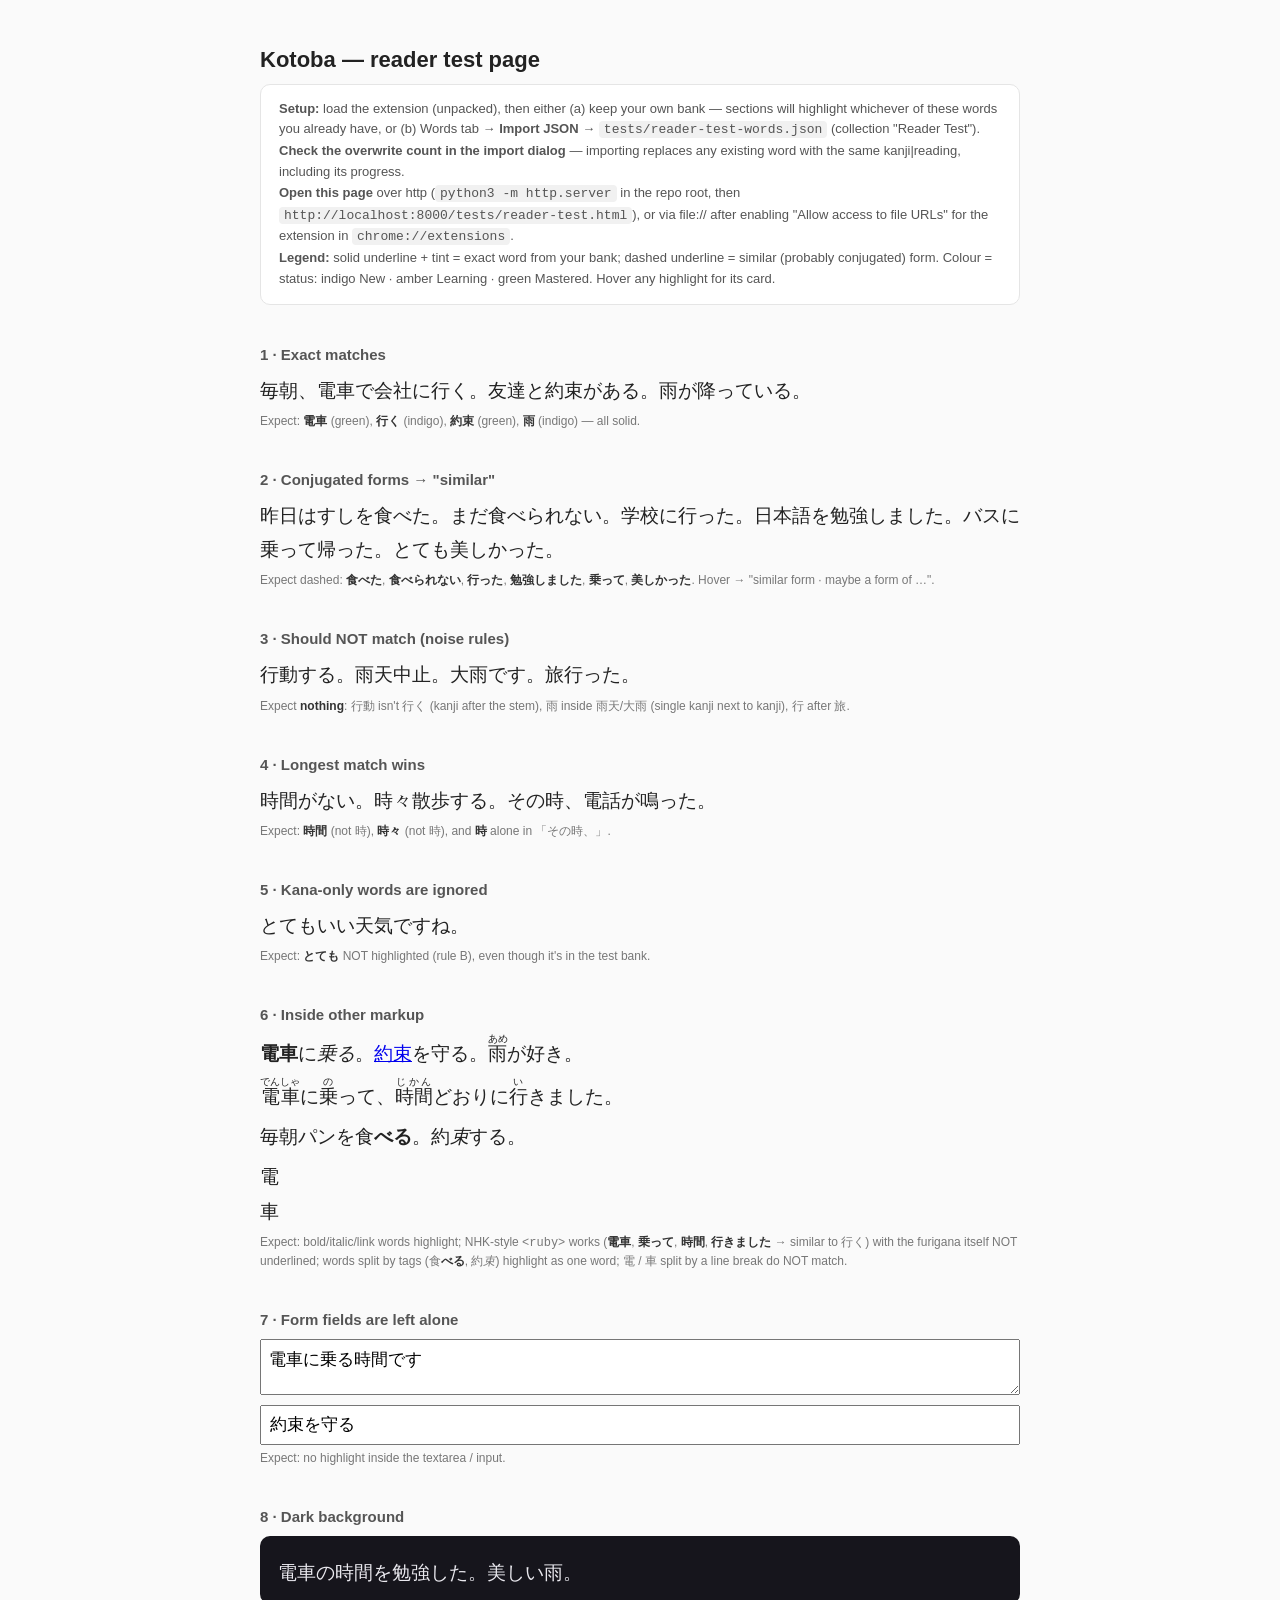
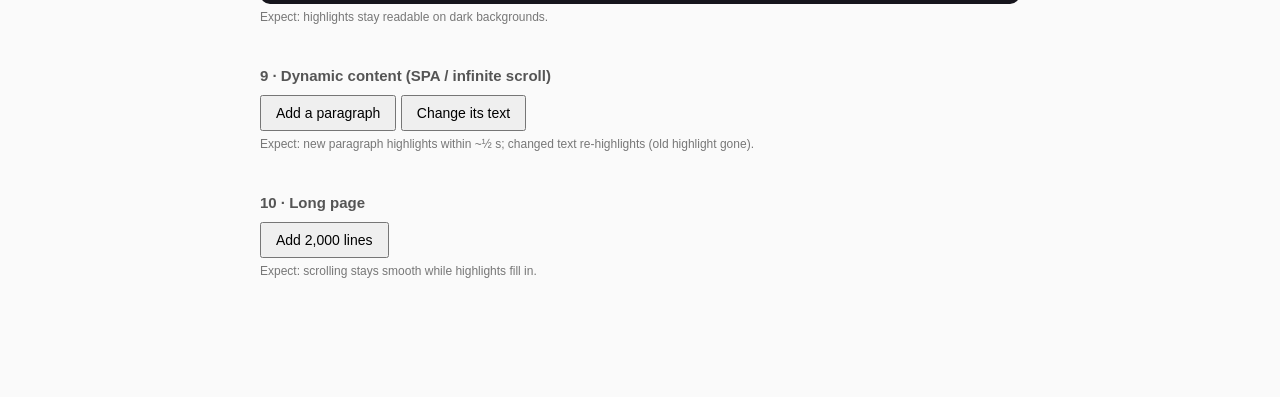
<file: tests/reader-test.html>
<!doctype html>
<html lang="ja">
<head>
  <meta charset="utf-8" />
  <meta name="viewport" content="width=device-width, initial-scale=1" />
  <title>Reader test page — Kotoba</title>
  <style>
    :root { color-scheme: light; }
    body { font: 16px/1.8 -apple-system, "Hiragino Kaku Gothic ProN", "Yu Gothic", sans-serif; max-width: 760px; margin: 40px auto 120px; padding: 0 20px; color: #222; background: #fafafa; }
    h1 { font-size: 22px; margin-bottom: 4px; }
    h2 { font-size: 15px; margin: 36px 0 6px; color: #555; font-family: -apple-system, sans-serif; }
    .how { font: 13px/1.6 -apple-system, sans-serif; color: #555; background: #fff; border: 1px solid #e5e5e5; border-radius: 10px; padding: 14px 18px; }
    .how code { background: #f1f1f1; padding: 1px 5px; border-radius: 4px; }
    .expect { font: 12px/1.5 -apple-system, sans-serif; color: #777; margin-top: 4px; }
    .expect b { color: #333; }
    p.jp { font-size: 19px; margin: 6px 0 0; }
    .dark { background: #16151c; color: #e9e8ee; padding: 14px 18px; border-radius: 10px; }
    textarea, input { font-size: 17px; width: 100%; padding: 8px; box-sizing: border-box; }
    button { font-size: 14px; padding: 8px 14px; cursor: pointer; }
    ruby rt { font-size: 10px; }
  </style>
</head>
<body>
  <h1>Kotoba — reader test page</h1>
  <div class="how">
    <b>Setup:</b> load the extension (unpacked), then either
    (a) keep your own bank — sections will highlight whichever of these words you already have, or
    (b) Words tab → <b>Import JSON</b> → <code>tests/reader-test-words.json</code> (collection "Reader Test").
    <b>Check the overwrite count in the import dialog</b> — importing replaces any existing word with the same kanji|reading, including its progress.<br />
    <b>Open this page</b> over http (<code>python3 -m http.server</code> in the repo root, then
    <code>http://localhost:8000/tests/reader-test.html</code>), or via file:// after enabling
    "Allow access to file URLs" for the extension in <code>chrome://extensions</code>.<br />
    <b>Legend:</b> solid underline + tint = exact word from your bank; dashed underline = similar (probably conjugated) form.
    Colour = status: indigo New · amber Learning · green Mastered. Hover any highlight for its card.
  </div>

  <h2>1 · Exact matches</h2>
  <p class="jp">毎朝、電車で会社に行く。友達と約束がある。雨が降っている。</p>
  <p class="expect">Expect: <b>電車</b> (green), <b>行く</b> (indigo), <b>約束</b> (green), <b>雨</b> (indigo) — all solid.</p>

  <h2>2 · Conjugated forms → "similar"</h2>
  <p class="jp">昨日はすしを食べた。まだ食べられない。学校に行った。日本語を勉強しました。バスに乗って帰った。とても美しかった。</p>
  <p class="expect">Expect dashed: <b>食べた</b>, <b>食べられない</b>, <b>行った</b>, <b>勉強しました</b>, <b>乗って</b>, <b>美しかった</b>. Hover → "similar form · maybe a form of …".</p>

  <h2>3 · Should NOT match (noise rules)</h2>
  <p class="jp">行動する。雨天中止。大雨です。旅行った。</p>
  <p class="expect">Expect <b>nothing</b>: 行動 isn't 行く (kanji after the stem), 雨 inside 雨天/大雨 (single kanji next to kanji), 行 after 旅.</p>

  <h2>4 · Longest match wins</h2>
  <p class="jp">時間がない。時々散歩する。その時、電話が鳴った。</p>
  <p class="expect">Expect: <b>時間</b> (not 時), <b>時々</b> (not 時), and <b>時</b> alone in 「その時、」.</p>

  <h2>5 · Kana-only words are ignored</h2>
  <p class="jp">とてもいい天気ですね。</p>
  <p class="expect">Expect: <b>とても</b> NOT highlighted (rule B), even though it's in the test bank.</p>

  <h2>6 · Inside other markup</h2>
  <p class="jp"><b>電車</b>に<i>乗る</i>。<a href="#">約束</a>を守る。<ruby>雨<rt>あめ</rt></ruby>が好き。</p>
  <p class="jp" id="ruby-nhk"><ruby>電車<rt>でんしゃ</rt></ruby>に<ruby>乗<rt>の</rt></ruby>って、<ruby>時間<rt>じかん</rt></ruby>どおりに<ruby>行<rt>い</rt></ruby>きました。</p>
  <p class="jp" id="split">毎朝パンを食<b>べる</b>。約<i>束</i>する。</p>
  <p class="jp" id="br-split">電<br />車</p>
  <p class="expect">Expect: bold/italic/link words highlight; NHK-style <code>&lt;ruby&gt;</code> works (<b>電車</b>, <b>乗って</b>, <b>時間</b>, <b>行きました</b> → similar to 行く) with the furigana itself NOT underlined; words split by tags (食<b>べる</b>, 約<i>束</i>) highlight as one word; 電 / 車 split by a line break do NOT match.</p>

  <h2>7 · Form fields are left alone</h2>
  <textarea rows="2">電車に乗る時間です</textarea>
  <input value="約束を守る" />
  <p class="expect">Expect: no highlight inside the textarea / input.</p>

  <h2>8 · Dark background</h2>
  <div class="dark"><p class="jp">電車の時間を勉強した。美しい雨。</p></div>
  <p class="expect">Expect: highlights stay readable on dark backgrounds.</p>

  <h2>9 · Dynamic content (SPA / infinite scroll)</h2>
  <button id="addBtn">Add a paragraph</button>
  <button id="editBtn">Change its text</button>
  <div id="dyn"></div>
  <p class="expect">Expect: new paragraph highlights within ~½ s; changed text re-highlights (old highlight gone).</p>

  <h2>10 · Long page</h2>
  <button id="bulkBtn">Add 2,000 lines</button>
  <div id="bulk"></div>
  <p class="expect">Expect: scrolling stays smooth while highlights fill in.</p>

  <script>
    const dyn = document.getElementById("dyn");
    let last = null;
    document.getElementById("addBtn").onclick = () => {
      last = document.createElement("p");
      last.className = "jp";
      last.textContent = "新しい段落：電車に乗って、時間通りに着いた。";
      dyn.appendChild(last);
    };
    document.getElementById("editBtn").onclick = () => {
      if (last) last.firstChild.data = "書き換え：雨の日は食べない。";
    };
    document.getElementById("bulkBtn").onclick = () => {
      const frag = document.createDocumentFragment();
      for (let i = 0; i < 2000; i++) {
        const p = document.createElement("p");
        p.textContent = `${i + 1}. 毎日電車で行く。時間を守って約束した。昨日は雨だったので、家で勉強しました。`;
        frag.appendChild(p);
      }
      document.getElementById("bulk").appendChild(frag);
    };
  </script>
</body>
</html>
</file>
<file: options.css>
:root {
  --paper: #f7f7f6;
  --ink: #1c1c1c;
  --muted: #888;
  --shu: #2563eb;
  --shu-d: #1d4ed8;
  --line: rgba(0, 0, 0, 0.09);
  --surface: #ffffff;
  --surface-2: #efefee;
}
@media (prefers-color-scheme: dark) {
  :root {
    --paper: #1e1e1e;
    --ink: #e8e8e8;
    --muted: #777;
    --shu: #3b82f6;
    --shu-d: #60a5fa;
    --line: rgba(255, 255, 255, 0.09);
    --surface: #2a2a2a;
    --surface-2: #333;
  }
}

* { box-sizing: border-box; margin: 0; }
body {
  background: var(--paper);
  color: var(--ink);
  font-family: "Hiragino Kaku Gothic ProN", "Yu Gothic", -apple-system,
    BlinkMacSystemFont, "Segoe UI", sans-serif;
  line-height: 1.55;
  padding: 40px 20px 80px;
}
main { max-width: 1200px; margin: 0 auto; }

.hero { display: flex; align-items: center; gap: 14px; margin-bottom: 28px; }
.hero .seal { width: 30px; height: 30px; border-radius: 7px; background: var(--shu); flex: none; }
.hero h1 { font-size: 22px; font-weight: 600; }
.tag { color: var(--muted); font-size: 14px; }

.panel {
  background: var(--surface);
  border: 1px solid var(--line);
  border-radius: 14px;
  padding: 20px 22px;
  margin-bottom: 18px;
}
.panel h2 { font-size: 15px; font-weight: 600; margin-bottom: 12px; }
.hint { font-size: 13px; color: var(--muted); margin-top: 10px; }
.hint code { background: var(--surface-2); padding: 1px 5px; border-radius: 4px; font-size: 12px; }
.hint strong { color: var(--ink); }

.form { display: flex; flex-direction: column; gap: 10px; }
input[type="text"], input[type="number"] {
  width: 100%; border: 1px solid var(--line); background: var(--paper); color: var(--ink);
  border-radius: 9px; padding: 10px 12px; font-size: 14px; font-family: inherit;
}
input[type="text"]:focus, input[type="number"]:focus { outline: 2px solid var(--shu); outline-offset: -1px; }

.tab-select {
  width: 100%; border: 1px solid var(--line); background: var(--paper); color: var(--ink);
  border-radius: 9px; padding: 10px 36px 10px 12px; font-size: 14px; font-family: inherit;
  cursor: pointer; appearance: none;
  background-image: url("data:image/svg+xml,%3Csvg xmlns='http://www.w3.org/2000/svg' width='12' height='8' viewBox='0 0 12 8'%3E%3Cpath fill='%23888' d='M1 1l5 5 5-5'/%3E%3C/svg%3E");
  background-repeat: no-repeat; background-position: right 13px center;
}
.tab-select:focus { outline: 2px solid var(--shu); outline-offset: -1px; }

.btn {
  border: 1px solid var(--line); background: transparent; color: var(--ink);
  border-radius: 9px; padding: 9px 16px; font-size: 13px; font-weight: 500;
  cursor: pointer; font-family: inherit;
}
.btn:hover { background: var(--surface-2); }
.btn.primary { background: var(--shu); color: #fff; border-color: var(--shu); }
.btn.primary:hover { filter: brightness(0.94); }
.btn:disabled { opacity: 0.55; cursor: default; }

.status { font-size: 13px; margin-top: 10px; min-height: 18px; }
.status.ok { color: #2f7d4f; }
.status.err { color: #c0392b; }

.row-between { display: flex; align-items: center; justify-content: space-between; }
.decks { list-style: none; margin-top: 12px; }
.deck {
  display: flex; align-items: center; gap: 12px;
  padding: 12px 0; border-top: 1px solid var(--line);
}
.deck:first-child { border-top: 0; }
.deck .meta { flex: 1; min-width: 0; }
.deck .name { font-weight: 500; font-size: 14px; }
.deck .sub { font-size: 12px; color: var(--muted); }
.deck .rm { border: 0; background: transparent; color: var(--muted); cursor: pointer; font-size: 13px; padding: 4px 8px; border-radius: 6px; }
.deck .rm:hover { background: var(--surface-2); color: #c0392b; }
.empty { font-size: 13px; color: var(--muted); margin-top: 12px; }

/* toggle switch */
.switch { position: relative; width: 40px; height: 22px; flex: none; }
.switch input { opacity: 0; width: 0; height: 0; }
.slider { position: absolute; inset: 0; background: var(--surface-2); border: 1px solid var(--line); border-radius: 999px; transition: .15s; cursor: pointer; }
.slider::before { content: ""; position: absolute; width: 16px; height: 16px; left: 2px; top: 2px; background: #fff; border-radius: 50%; transition: .15s; }
.switch input:checked + .slider { background: var(--shu); border-color: var(--shu); }
.switch input:checked + .slider::before { transform: translateX(18px); }

.setting { display: flex; align-items: center; justify-content: space-between; gap: 12px; padding: 9px 0; border-top: 1px solid var(--line); }
.setting:first-of-type { border-top: 0; }
.setting label:first-child { font-size: 14px; }
.label-note { font-size: 11px; color: var(--muted); font-weight: 400; margin-left: 4px; }
.setting input[type="number"] { width: 90px; }

/* Card appearance */
.setting-group { padding: 12px 0; border-top: 1px solid var(--line); }
.setting-label { font-size: 12px; color: var(--muted); text-transform: uppercase; letter-spacing: .06em; margin-bottom: 10px; }

.theme-row { display: flex; gap: 8px; flex-wrap: wrap; }
.swatch {
  display: flex; align-items: center; gap: 7px;
  padding: 7px 13px; border-radius: 10px;
  border: 1.5px solid var(--line);
  background: var(--paper); color: var(--ink);
  font-size: 13px; font-weight: 500; cursor: pointer; font-family: inherit;
  transition: border-color .12s, background .12s;
}
.swatch::before { content: ""; width: 10px; height: 10px; border-radius: 50%; background: var(--dot); flex: none; }
.swatch:hover { background: var(--surface-2); }
.swatch.active { border-color: var(--shu); background: var(--surface-2); }

.pos-grid { display: grid; grid-template-columns: 1fr 1fr; gap: 8px; }
.pos-btn {
  padding: 10px; border: 1.5px solid var(--line); border-radius: 10px;
  background: var(--paper); color: var(--ink);
  font-size: 13px; font-weight: 500; cursor: pointer; font-family: inherit;
  text-align: center; transition: background .12s, border-color .12s, color .12s;
}
.pos-btn:hover:not(.active) { background: var(--surface-2); border-color: var(--shu); }
.pos-btn.active { background: var(--shu); color: #fff; border-color: var(--shu); }

/* Study mode selector */
.mode-grid { display: grid; grid-template-columns: 1fr 1fr; gap: 10px; }
.mode-btn {
  border: 1.5px solid var(--line); background: var(--paper); color: var(--ink);
  border-radius: 12px; padding: 14px 12px; cursor: pointer; font-family: inherit;
  text-align: left; transition: border-color .12s, background .12s;
}
.mode-btn:hover { background: var(--surface-2); }
.mode-btn.active { border-color: var(--shu); background: var(--surface-2); }
.mode-label { font-weight: 600; font-size: 14px; margin-bottom: 4px; }
.mode-desc { font-size: 12px; color: var(--muted); line-height: 1.45; }

.credit { font-size: 12px; color: var(--muted); text-align: center; margin-top: 24px; }
.credit a { color: var(--muted); text-decoration: none; }
.credit a:hover { color: var(--shu); }

/* Tab nav */
.tab-nav {
  display: flex;
  gap: 0;
  margin-bottom: 20px;
  border-bottom: 1px solid var(--line);
}
.tab-btn {
  border: none;
  background: transparent;
  color: var(--muted);
  font-size: 14px;
  font-weight: 500;
  padding: 8px 18px;
  cursor: pointer;
  border-bottom: 2px solid transparent;
  margin-bottom: -1px;
  font-family: inherit;
  border-radius: 0;
  transition: color .12s;
}
.tab-btn:hover { color: var(--ink); }
.tab-btn.active { color: var(--shu); border-bottom-color: var(--shu); }

.tab-pane { display: none; }
.tab-pane.active { display: block; }

/* Stats */
.stats-deck { margin-bottom: 18px; }
.stats-deck-header {
  display: flex;
  align-items: baseline;
  justify-content: space-between;
  margin-bottom: 8px;
}
.stats-deck-name { font-weight: 600; font-size: 15px; }
.stats-deck-count { font-size: 12px; color: var(--muted); }

.stats-table {
  width: 100%;
  border-collapse: collapse;
  font-size: 13px;
  background: var(--surface);
  border: 1px solid var(--line);
  border-radius: 12px;
  overflow: hidden;
}
.stats-table th {
  text-align: left;
  padding: 9px 12px;
  font-weight: 500;
  color: var(--muted);
  font-size: 12px;
  border-bottom: 1px solid var(--line);
  background: var(--surface-2);
}
.stats-table td {
  padding: 8px 12px;
  border-bottom: 1px solid var(--line);
  vertical-align: middle;
}
.stats-table tbody tr:last-child td { border-bottom: none; }
.stats-table tbody tr:hover { background: var(--surface-2); }
.stats-table .kanji-cell { font-size: 15px; }
.stats-table .reading-cell { color: var(--muted); }
.stats-table .cell-know { color: #2f7d4f; font-weight: 500; }
.stats-table .cell-hint { color: #b45309; font-weight: 500; }
.stats-table .cell-lupa { color: #c0392b; font-weight: 500; }
.stats-table .cell-muted { color: var(--muted); }

.ratio-bar {
  width: 60px;
  height: 5px;
  border-radius: 99px;
  background: var(--surface-2);
  overflow: hidden;
  display: inline-block;
  vertical-align: middle;
  margin-right: 6px;
}
.ratio-fill {
  height: 100%;
  background: #2f7d4f;
  border-radius: 99px;
}

/* Study tab */
.study-toolbar { display: flex; align-items: center; gap: 10px; flex-wrap: wrap; margin-bottom: 16px; }
.study-toolbar label { font-size: 13px; color: var(--muted); }
.study-toolbar select { flex: 1; min-width: 160px; }

.study-card {
  background: var(--surface);
  border: 1px solid var(--line);
  border-radius: 16px;
  padding: 32px 24px;
  text-align: center;
  min-height: 220px;
  display: flex;
  flex-direction: column;
  align-items: center;
  justify-content: center;
  cursor: pointer;
  transition: box-shadow .15s;
  user-select: none;
}
.study-card:hover { box-shadow: 0 2px 12px rgba(0,0,0,0.06); }
.study-card .front-kanji { font-size: 52px; font-weight: 500; line-height: 1.2; word-break: break-word; }
.study-card .front-hint { font-size: 14px; color: var(--muted); margin-top: 8px; }

.study-card .back { display: none; width: 100%; }
.study-card .back.show { display: block; }
.study-card .back-reading { font-size: 20px; color: var(--ink); margin-top: 12px; }
.study-card .back-arti { font-size: 22px; font-weight: 600; color: var(--shu); margin-top: 8px; }
.study-card .back-notes { font-size: 14px; color: var(--muted); margin-top: 10px; line-height: 1.5; }

.study-actions { display: flex; gap: 10px; margin-top: 18px; justify-content: center; flex-wrap: wrap; }
.study-actions .btn { min-width: 90px; }

.study-nav { display: flex; align-items: center; justify-content: space-between; margin-top: 16px; }
.study-progress { font-size: 13px; color: var(--muted); }

.study-browse { margin-top: 20px; }
</file>
<file: popup.css>
:root {
  --paper: #f7f7f6;
  --ink: #1c1c1c;
  --muted: #888;
  --shu: #2563eb;
  --line: rgba(0, 0, 0, 0.09);
  --surface: #efefee;
}
@media (prefers-color-scheme: dark) {
  :root {
    --paper: #1e1e1e;
    --ink: #e8e8e8;
    --muted: #777;
    --shu: #3b82f6;
    --line: rgba(255, 255, 255, 0.09);
    --surface: #2a2a2a;
  }
}

* { box-sizing: border-box; margin: 0; }
body {
  width: 268px;
  padding: 16px;
  background: var(--paper);
  color: var(--ink);
  font-family: "Hiragino Kaku Gothic ProN", "Yu Gothic", -apple-system,
    BlinkMacSystemFont, "Segoe UI", sans-serif;
}
.head { display: flex; align-items: center; gap: 9px; margin-bottom: 14px; }
.head h1 { font-size: 15px; font-weight: 600; }
.seal { width: 12px; height: 12px; border-radius: 3px; background: var(--shu); }

.stats { display: flex; gap: 10px; margin-bottom: 12px; }
.stat {
  flex: 1; background: var(--surface); border-radius: 10px; padding: 10px 12px;
  display: flex; flex-direction: column; gap: 2px;
}
.num { font-size: 22px; font-weight: 600; line-height: 1; }
.lbl { font-size: 11px; color: var(--muted); }

.sync { font-size: 12px; color: var(--muted); margin-bottom: 14px; line-height: 1.5; }

.btn {
  width: 100%; border: 1px solid var(--line); background: transparent; color: var(--ink);
  border-radius: 10px; padding: 10px; font-size: 13px; font-weight: 500;
  cursor: pointer; margin-bottom: 8px; font-family: inherit;
}
.btn:hover { background: var(--surface); }
.btn.primary { background: var(--shu); color: #fff; border-color: var(--shu); }
.btn.primary:hover { filter: brightness(0.94); }
.btn.ghost { color: var(--muted); }
.btn:disabled { opacity: 0.55; cursor: default; }

.state { font-size: 11px; color: var(--muted); text-align: center; margin-top: 6px; min-height: 14px; }

.credit { font-size: 10px; color: var(--muted); text-align: center; margin-top: 10px; }
.credit a { color: var(--muted); text-decoration: none; }
.credit a:hover { color: var(--shu); }
</file>
<file: pages/options.css>
/* options.css — Kotoba design system.
 *
 * Theme is picked entirely by JS (options.js) via [data-theme] on <html> —
 * no @media (prefers-color-scheme) anywhere. options.js resolves "system"
 * to light/dark via matchMedia and keeps it live, so data-theme is always
 * explicitly "light" or "dark". --shu (the user's accent: blue/red/purple/
 * green) is set inline on <html> by applyActiveTheme(); everything tinted
 * (--shu-soft, --shu-ink, the page glow) is derived from it with color-mix,
 * so switching the theme recolors the whole page with no extra rules.
 *
 * Semantic colors (know / hint / forgot, new / learning / mastered) are
 * fixed — they mean the same thing on every theme, which is what lets the
 * Study grade buttons, tally pills, status badges, and table stat cells
 * read consistently across tabs.
 *
 * Text tiers (ink / ink-2 / muted) are kept >= 4.5:1 against --paper and
 * --surface in both modes.
 */
:root {
  --paper: #f6f4f0;
  --surface: #ffffff;
  --surface-2: #f1eee8;
  --ink: #1f1d2b;
  --ink-2: #4a4757;
  --muted: #696676;
  --line: rgba(31, 29, 43, 0.08);
  --line-2: rgba(31, 29, 43, 0.15);
  --shu: #2563eb;
  --shu-d: #1d4ed8;
  --shu-soft: color-mix(in srgb, var(--shu) 11%, var(--surface));
  --shu-ink: color-mix(in srgb, var(--shu) 82%, var(--ink));
  --ring: color-mix(in srgb, var(--shu) 28%, transparent);

  --know: #16a34a;   --know-soft: #e6f6ec;   --know-ink: #15693a;
  --hint: #d97706;   --hint-soft: #fdf1dc;   --hint-ink: #8a4b06;
  --forgot: #e11d48; --forgot-soft: #fde7ec; --forgot-ink: #a3123a;
  --new: #6366f1;    --new-soft: #ecebfe;    --new-ink: #3f3cb5;

  --shadow-sm: 0 1px 2px rgba(31, 29, 43, 0.04);
  --shadow: 0 1px 2px rgba(31, 29, 43, 0.04), 0 10px 30px -14px rgba(31, 29, 43, 0.14);
  --shadow-lg: 0 24px 60px -18px rgba(31, 29, 43, 0.35);

  --r-sm: 8px;
  --r: 12px;
  --r-lg: 18px;
  --r-xl: 24px;

  --font-ui: -apple-system, BlinkMacSystemFont, "Segoe UI", "Hiragino Kaku Gothic ProN",
    "Yu Gothic UI", "Yu Gothic", "Noto Sans JP", sans-serif;
  --font-jp: "Zen Maru Gothic", "Hiragino Maru Gothic ProN", "Hiragino Kaku Gothic ProN",
    "Yu Gothic", "Noto Sans JP", sans-serif;
  color-scheme: light;
}
html[data-theme="dark"] {
  --paper: #121118;
  --surface: #1b1a23;
  --surface-2: #262531;
  --ink: #eceaf3;
  --ink-2: #c5c2d1;
  --muted: #9d9aad;
  --line: rgba(255, 255, 255, 0.07);
  --line-2: rgba(255, 255, 255, 0.14);
  --shu-soft: color-mix(in srgb, var(--shu) 18%, var(--surface));
  --shu-ink: color-mix(in srgb, var(--shu) 70%, #ffffff);
  --ring: color-mix(in srgb, var(--shu) 40%, transparent);

  --know: #34d399;   --know-soft: rgba(52, 211, 153, 0.14);  --know-ink: #6ee7b7;
  --hint: #fbbf24;   --hint-soft: rgba(251, 191, 36, 0.14);  --hint-ink: #fcd34d;
  --forgot: #fb7185; --forgot-soft: rgba(251, 113, 133, 0.14); --forgot-ink: #fda4af;
  --new: #a5b4fc;    --new-soft: rgba(129, 140, 248, 0.16); --new-ink: #c7d2fe;

  --shadow-sm: 0 1px 2px rgba(0, 0, 0, 0.3);
  --shadow: 0 1px 2px rgba(0, 0, 0, 0.3), 0 12px 30px -14px rgba(0, 0, 0, 0.6);
  --shadow-lg: 0 24px 60px -18px rgba(0, 0, 0, 0.8);
  color-scheme: dark;
}

* { box-sizing: border-box; margin: 0; }
/* Author display rules (.btn is inline-flex) would otherwise beat the
   UA stylesheet's [hidden] { display: none }. */
[hidden] { display: none !important; }
html { background: var(--paper); }
body {
  min-height: 100vh;
  background:
    radial-gradient(900px 420px at 8% -8%, color-mix(in srgb, var(--shu) 13%, transparent), transparent 70%),
    radial-gradient(700px 380px at 100% 0%, color-mix(in srgb, var(--know) 7%, transparent), transparent 70%),
    var(--paper);
  background-attachment: fixed;
  color: var(--ink);
  font-family: var(--font-ui);
  font-size: 14px;
  line-height: 1.55;
  -webkit-font-smoothing: antialiased;
  padding: 0 24px 64px;
}
main { max-width: 1120px; margin: 0 auto; }
::selection { background: color-mix(in srgb, var(--shu) 25%, transparent); }

/* ------------------------------ app header ------------------------------- */
.app-header {
  position: sticky; top: 0; z-index: 50;
  margin: 0 -24px 32px; padding: 0 24px;
  background: color-mix(in srgb, var(--paper) 82%, transparent);
  backdrop-filter: saturate(1.4) blur(14px);
  -webkit-backdrop-filter: saturate(1.4) blur(14px);
  border-bottom: 1px solid var(--line);
}
.app-header-inner { max-width: 1120px; margin: 0 auto; display: flex; align-items: center; gap: 24px; padding: 14px 0; }
.brand { display: flex; align-items: center; gap: 12px; flex: none; }
.seal {
  width: 36px; height: 36px; border-radius: 11px; flex: none;
  display: grid; place-items: center;
  background: linear-gradient(140deg, color-mix(in srgb, var(--shu) 78%, #fff), var(--shu) 55%, var(--shu-d));
  color: #fff; font-family: var(--font-jp); font-weight: 700; font-size: 19px; line-height: 1;
  box-shadow: 0 6px 16px -6px color-mix(in srgb, var(--shu) 70%, transparent);
}
.brand-text h1 { font-size: 16px; font-weight: 700; letter-spacing: -0.01em; line-height: 1.2; }
.brand-text .tag { font-size: 12px; color: var(--muted); line-height: 1.3; }

/* Tab nav — segmented pill bar. Each tab carries a small kanji glyph
   (.tab-ico) so the bar has some color and is scannable at a glance. */
.tab-nav {
  display: flex; gap: 4px; margin-left: auto;
  padding: 4px; border-radius: 14px;
  background: var(--surface-2); border: 1px solid var(--line);
  overflow-x: auto; scrollbar-width: none;
}
.tab-nav::-webkit-scrollbar { display: none; }
.tab-btn {
  display: inline-flex; align-items: center; gap: 8px;
  border: none; background: transparent; color: var(--muted);
  font: 500 13px/1 var(--font-ui);
  padding: 9px 14px 9px 10px; border-radius: 10px;
  cursor: pointer; white-space: nowrap;
  transition: color .15s, background .15s, box-shadow .15s;
}
.tab-ico {
  width: 22px; height: 22px; border-radius: 7px; display: grid; place-items: center;
  font-family: var(--font-jp); font-size: 12px; font-weight: 700;
  background: var(--line); color: var(--ink-2);
  transition: background .15s, color .15s;
}
.tab-btn:hover { color: var(--ink); }
.tab-btn.active { background: var(--surface); color: var(--ink); box-shadow: var(--shadow-sm), 0 0 0 1px var(--line); }
.tab-btn.active .tab-ico { background: var(--shu); color: #fff; }
/* Inactive icons carry a soft per-tab hue; the active one goes solid accent. */
.tab-btn[data-tab="study"]:not(.active)    .tab-ico { background: var(--shu-soft);    color: var(--shu-ink); }
.tab-btn[data-tab="list"]:not(.active)     .tab-ico { background: var(--new-soft);    color: var(--new-ink); }
.tab-btn[data-tab="kanji"]:not(.active)    .tab-ico { background: var(--hint-soft);   color: var(--hint-ink); }
.tab-btn[data-tab="graph"]:not(.active)    .tab-ico { background: var(--know-soft);   color: var(--know-ink); }
.tab-btn[data-tab="settings"]:not(.active) .tab-ico { background: var(--forgot-soft); color: var(--forgot-ink); }
.tab-btn:focus-visible { outline: none; box-shadow: 0 0 0 3px var(--ring); }

.tab-pane { display: none; }
.tab-pane.active { display: block; animation: fade .2s ease; }
@keyframes fade { from { opacity: 0; transform: translateY(4px); } to { opacity: 1; transform: none; } }
@media (prefers-reduced-motion: reduce) { .tab-pane.active { animation: none; } }

/* Page intro inside a tab: title + one line of context. */
.page-head { display: flex; align-items: flex-end; justify-content: space-between; gap: 16px; flex-wrap: wrap; margin-bottom: 18px; }
.page-head h2 { font-size: 22px; font-weight: 700; letter-spacing: -0.015em; line-height: 1.2; }
.page-head p { font-size: 13px; color: var(--muted); margin-top: 4px; }

/* -------------------------------- panels --------------------------------- */
.settings-section-label {
  display: flex; align-items: center; gap: 10px;
  font-size: 11px; font-weight: 700; letter-spacing: .1em; text-transform: uppercase;
  color: var(--shu-ink); margin: 40px 0 14px;
}
.settings-section-label::after { content: ""; flex: 1; height: 1px; background: var(--line); }
.settings-section-label:first-child { margin-top: 0; }

#tab-settings { max-width: 780px; margin: 0 auto; }

.panel {
  background: var(--surface);
  border: 1px solid var(--line);
  border-radius: var(--r-lg);
  padding: 24px 26px;
  margin-bottom: 18px;
  box-shadow: var(--shadow);
}
.panel h2 { font-size: 15px; font-weight: 650; letter-spacing: -0.005em; margin-bottom: 14px; }
.row-between h2 { margin-bottom: 0; }
.hint { font-size: 13px; color: var(--muted); margin-top: 12px; line-height: 1.6; }
.hint code { background: var(--surface-2); padding: 1px 6px; border-radius: 5px; font-size: 12px; }
.hint strong { color: var(--ink); font-weight: 600; }

/* --------------------------------- forms --------------------------------- */
.form { display: flex; flex-direction: column; gap: 10px; margin-top: 14px; }
input[type="text"], input[type="number"], textarea, .tab-select, .search-input {
  width: 100%; border: 1px solid var(--line-2); background: var(--surface); color: var(--ink);
  border-radius: 10px; padding: 10px 13px; font: 14px/1.4 var(--font-ui);
  transition: border-color .15s, box-shadow .15s, background .15s;
}
input[type="text"]::placeholder, textarea::placeholder, .search-input::placeholder { color: var(--muted); opacity: .8; }
input[type="text"]:hover, input[type="number"]:hover, textarea:hover, .tab-select:hover, .search-input:hover { border-color: color-mix(in srgb, var(--shu) 35%, var(--line-2)); }
input[type="text"]:focus, input[type="number"]:focus, textarea:focus, .tab-select:focus, .search-input:focus {
  outline: none; border-color: var(--shu); box-shadow: 0 0 0 3px var(--ring);
}
input:disabled, select:disabled { opacity: .55; cursor: not-allowed; }

.tab-select {
  padding-right: 36px; cursor: pointer; appearance: none;
  background-image: url("data:image/svg+xml,%3Csvg xmlns='http://www.w3.org/2000/svg' width='12' height='8' viewBox='0 0 12 8'%3E%3Cpath fill='none' stroke='%23888' stroke-width='1.6' stroke-linecap='round' stroke-linejoin='round' d='M1.5 1.5l4.5 4.5 4.5-4.5'/%3E%3C/svg%3E");
  background-repeat: no-repeat; background-position: right 13px center;
}
.search-input {
  padding-left: 38px;
  background-image: url("data:image/svg+xml,%3Csvg xmlns='http://www.w3.org/2000/svg' width='16' height='16' viewBox='0 0 24 24' fill='none' stroke='%23888' stroke-width='2' stroke-linecap='round'%3E%3Ccircle cx='11' cy='11' r='7'/%3E%3Cpath d='M20 20l-3.5-3.5'/%3E%3C/svg%3E");
  background-repeat: no-repeat; background-position: 13px center;
}

input[type="checkbox"]:not(.switch input) { accent-color: var(--shu); width: 15px; height: 15px; cursor: pointer; }

/* -------------------------------- buttons -------------------------------- */
.btn {
  display: inline-flex; align-items: center; justify-content: center; gap: 7px;
  border: 1px solid var(--line-2); background: var(--surface); color: var(--ink);
  border-radius: 10px; padding: 9px 16px; font: 550 13px/1.2 var(--font-ui);
  cursor: pointer; white-space: nowrap;
  transition: background .15s, border-color .15s, color .15s, box-shadow .15s, transform .08s;
}
.btn:hover { background: var(--surface-2); border-color: var(--line-2); }
.btn:active:not(:disabled) { transform: translateY(1px); }
.btn:focus-visible { outline: none; box-shadow: 0 0 0 3px var(--ring); }
.btn.primary {
  background: var(--shu); color: #fff; border-color: transparent;
  box-shadow: 0 6px 16px -8px color-mix(in srgb, var(--shu) 80%, transparent);
}
.btn.primary:hover { background: var(--shu-d); }
/* Dark-mode accents are light (#4ade80, #a78bfa…) — white text on them
   fails contrast, so primary surfaces switch to near-black text. */
html[data-theme="dark"] .btn.primary,
html[data-theme="dark"] .tab-btn.active .tab-ico { color: #14131a; }
html[data-theme="dark"] .btn.primary:hover { background: color-mix(in srgb, var(--shu) 85%, #fff); }
.btn:disabled { opacity: .45; cursor: not-allowed; box-shadow: none; }
.btn.ghost { border-color: transparent; background: transparent; color: var(--muted); }
.btn.ghost:hover { background: var(--surface-2); color: var(--ink); }
.btn-link {
  border: none; background: none; padding: 0; font: inherit; font-size: 12px; font-weight: 600;
  color: var(--shu-ink); cursor: pointer; text-decoration: underline; text-underline-offset: 3px;
  text-decoration-color: color-mix(in srgb, var(--shu) 40%, transparent);
}
.btn-link:hover { text-decoration-color: currentColor; }

.status { font-size: 13px; margin-top: 10px; min-height: 18px; }
.status:empty { min-height: 0; margin-top: 0; }
.status.ok { color: var(--know-ink); }
.status.err { color: var(--forgot-ink); }

/* ------------------------------ collections ------------------------------ */
.row-between { display: flex; align-items: center; justify-content: space-between; gap: 12px; }
.decks { list-style: none; margin-top: 14px; padding: 0; display: flex; flex-direction: column; gap: 8px; }
.deck {
  display: flex; align-items: center; gap: 12px;
  padding: 12px 14px; border-radius: var(--r);
  background: var(--paper); border: 1px solid var(--line);
  transition: border-color .15s, background .15s;
}
.deck:hover { border-color: var(--line-2); }
.deck .meta { flex: 1; min-width: 0; }
.deck .name { font-weight: 600; font-size: 14px; }
.deck .sub { font-size: 12px; color: var(--muted); }
.deck .rm {
  border: 0; background: transparent; color: var(--muted); cursor: pointer;
  font: 500 12px var(--font-ui); padding: 6px 10px; border-radius: 8px;
  opacity: .7; transition: opacity .15s, background .15s, color .15s;
}
.deck:hover .rm { opacity: 1; }
.deck .rm:hover { background: var(--forgot-soft); color: var(--forgot-ink); }
.deck-grip { flex: none; color: var(--muted); font-size: 14px; letter-spacing: -3px; cursor: grab; user-select: none; padding: 0 4px 0 0; opacity: .6; }
.deck:hover .deck-grip { opacity: 1; }
.deck-grip:active { cursor: grabbing; }
.deck.dragging { opacity: 0.4; }
.empty { font-size: 13px; color: var(--muted); margin-top: 12px; }

/* --------------------------------- switch -------------------------------- */
/* Used everywhere a word/collection's "on" state is shown (Settings, Words
   table, word editor, popup quick-add, Study browse table). display:
   inline-block matters — inside a plain <td> an inline element ignores
   width/height and the switch would collapse to a sliver. */
.switch { position: relative; display: inline-block; width: 38px; height: 22px; flex: none; vertical-align: middle; }
.switch input { opacity: 0; width: 0; height: 0; position: absolute; }
.slider {
  position: absolute; inset: 0; cursor: pointer;
  background: var(--line-2); border-radius: 999px; transition: background .18s;
}
.slider::before {
  content: ""; position: absolute; width: 16px; height: 16px; left: 3px; top: 3px;
  background: #fff; border-radius: 50%; transition: transform .18s cubic-bezier(.3,.7,.4,1.3);
  box-shadow: 0 1px 3px rgba(0, 0, 0, .25);
}
.switch input:checked + .slider { background: var(--shu); }
.switch input:checked + .slider::before { transform: translateX(16px); }
.switch input:focus-visible + .slider { box-shadow: 0 0 0 3px var(--ring); }
.switch input:disabled + .slider { opacity: .45; cursor: not-allowed; }

/* -------------------------------- settings ------------------------------- */
.setting { display: flex; align-items: center; justify-content: space-between; gap: 16px; padding: 14px 0; border-top: 1px solid var(--line); }
.setting:first-of-type { border-top: 0; padding-top: 0; }
.setting label:first-child { font-size: 14px; color: var(--ink); }
.label-note {
  display: inline-block; font-size: 11px; font-weight: 600; color: var(--shu-ink);
  background: var(--shu-soft); border-radius: 999px; padding: 1px 8px; margin-left: 6px; vertical-align: 1px;
}
.setting input[type="number"] { width: 96px; text-align: center; }

.setting-group { padding: 16px 0; border-top: 1px solid var(--line); }
.setting-group:first-of-type { padding-top: 0; border-top: none; }
.setting-label { font-size: 12px; font-weight: 600; color: var(--ink-2); margin-bottom: 10px; }

/* Choice buttons (theme swatch, position, appearance, study mode) share one
   look: quiet tile, accent ring when active. */
.theme-row { display: flex; gap: 8px; flex-wrap: wrap; }
.swatch, .pos-btn, .appearance-btn, .mode-btn {
  border: 1px solid var(--line-2); background: var(--surface); color: var(--ink);
  font: 500 13px var(--font-ui); cursor: pointer;
  transition: border-color .15s, background .15s, color .15s, box-shadow .15s;
}
.swatch:hover, .pos-btn:hover, .appearance-btn:hover, .mode-btn:hover { background: var(--surface-2); }
.swatch:focus-visible, .pos-btn:focus-visible, .appearance-btn:focus-visible, .mode-btn:focus-visible { outline: none; box-shadow: 0 0 0 3px var(--ring); }
.swatch.active, .pos-btn.active, .appearance-btn.active, .mode-btn.active {
  border-color: var(--shu); background: var(--shu-soft); color: var(--shu-ink);
  box-shadow: 0 0 0 1px var(--shu) inset;
}

.swatch { display: flex; align-items: center; gap: 9px; padding: 8px 14px 8px 10px; border-radius: 999px; }
.swatch::before {
  content: ""; width: 18px; height: 18px; border-radius: 50%; flex: none;
  background: radial-gradient(circle at 30% 30%, color-mix(in srgb, var(--dot) 55%, #fff), var(--dot) 70%);
  box-shadow: 0 0 0 2px var(--surface), 0 0 0 3px color-mix(in srgb, var(--dot) 40%, transparent);
}
.swatch.active { color: var(--ink); }

.pos-grid { display: grid; grid-template-columns: 1fr 1fr; gap: 8px; }
.pos-btn, .appearance-btn { padding: 11px; border-radius: 11px; text-align: center; }
.appearance-row { display: grid; grid-template-columns: repeat(3, 1fr); gap: 8px; }

.mode-grid { display: grid; grid-template-columns: 1fr 1fr; gap: 10px; }
.mode-btn { border-radius: 14px; padding: 16px; text-align: left; }
.mode-label { font-weight: 650; font-size: 14px; margin-bottom: 4px; color: var(--ink); }
.mode-desc { font-size: 12px; color: var(--muted); line-height: 1.5; }

/* Reader status picker — same chip look as the Words tab's status filter. */
.reader-statuses { display: flex; gap: 8px; flex-wrap: wrap; }
.reader-status {
  --c: var(--shu); --c-soft: var(--shu-soft); --c-ink: var(--shu-ink);
  display: inline-flex; align-items: center; gap: 8px; cursor: pointer; user-select: none;
  border: 1px solid var(--line-2); background: var(--surface); color: var(--ink-2);
  border-radius: 999px; padding: 7px 14px 7px 11px; font: 550 13px var(--font-ui);
  transition: background .15s, color .15s, box-shadow .15s;
}
.reader-status[data-status="new"]      { --c: var(--new);  --c-soft: var(--new-soft);  --c-ink: var(--new-ink); }
.reader-status[data-status="learning"] { --c: var(--hint); --c-soft: var(--hint-soft); --c-ink: var(--hint-ink); }
.reader-status[data-status="mastered"] { --c: var(--know); --c-soft: var(--know-soft); --c-ink: var(--know-ink); }
.reader-status input[type="checkbox"] { accent-color: var(--c); margin: 0; }
.reader-status:has(input:checked) { border-color: transparent; background: var(--c-soft); color: var(--c-ink); box-shadow: 0 0 0 1.5px var(--c) inset; }

.credit { font-size: 12px; color: var(--muted); text-align: center; margin-top: 40px; }
.credit a { color: var(--muted); text-decoration: none; }
.credit a:hover { color: var(--shu-ink); }

/* -------------------------------- tables --------------------------------- */
.table-scroll { overflow-x: auto; border-radius: var(--r); border: 1px solid var(--line); }
.table-scroll .stats-table { border: none; border-radius: 0; }

.stats-table {
  width: 100%; border-collapse: separate; border-spacing: 0;
  font-size: 13px; background: var(--surface);
  border: 1px solid var(--line); border-radius: var(--r); overflow: hidden;
}
.stats-table th {
  text-align: left; padding: 11px 14px;
  font-size: 11px; font-weight: 650; letter-spacing: .06em; text-transform: uppercase;
  color: var(--muted); background: var(--paper);
  border-bottom: 1px solid var(--line); white-space: nowrap;
}
.stats-table td { padding: 12px 14px; border-bottom: 1px solid var(--line); vertical-align: middle; }
.stats-table tbody tr:last-child td { border-bottom: none; }
.stats-table tbody tr { transition: background .12s; }
.stats-table tbody tr:hover { background: color-mix(in srgb, var(--shu) 5%, var(--surface)); }
.stats-table .kanji-cell { font-family: var(--font-jp); font-size: 22px; font-weight: 500; line-height: 1.3; color: var(--ink); }
.stats-table .reading-cell { color: var(--ink-2); font-size: 13px; }
/* Kanji/reading never wrap — Meaning/Notes give way instead. The Kanji
   tab's on/kun reading LISTS opt back into wrapping. */
.stats-table .kanji-cell, .stats-table .reading-cell { white-space: nowrap; }
.stats-table .kt-readings { white-space: normal; }
.stats-table .cell-know { color: var(--know-ink); font-weight: 650; }
.stats-table .cell-hint { color: var(--hint-ink); font-weight: 650; }
.stats-table .cell-lupa { color: var(--forgot-ink); font-weight: 650; }
.stats-table .cell-muted, .cell-muted { color: var(--muted); }

.ratio-bar {
  width: 56px; height: 6px; border-radius: 99px; background: var(--surface-2);
  overflow: hidden; display: inline-block; vertical-align: middle; margin-right: 8px;
}
.ratio-fill { display: block; height: 100%; background: var(--know); border-radius: 99px; }

/* ================================ STUDY ================================== */
/* Everything except the word list is a centered focus column — the card is
   the one thing on screen that matters while studying. */
#studyContent > :not(.study-browse) { max-width: 640px; margin-left: auto; margin-right: auto; }

.study-toolbar { display: flex; align-items: center; gap: 10px; flex-wrap: wrap; margin-bottom: 16px; }
.study-toolbar label { font-size: 13px; color: var(--muted); }
.study-toolbar select { flex: 1; min-width: 160px; }

/* Direction toggle — segmented control. */
.direction-row {
  display: flex; width: fit-content; gap: 4px; padding: 4px; margin-bottom: 22px;
  background: var(--surface-2); border: 1px solid var(--line); border-radius: 12px;
}
#studyContent > .direction-row { margin-left: auto; margin-right: auto; }
.direction-btn {
  border: 0; background: transparent; color: var(--muted);
  font: 550 13px var(--font-ui); padding: 7px 16px; border-radius: 9px; cursor: pointer;
  transition: background .15s, color .15s, box-shadow .15s;
}
.direction-btn:hover:not(.active) { color: var(--ink); }
.direction-btn.active { background: var(--surface); color: var(--shu-ink); box-shadow: var(--shadow-sm), 0 0 0 1px var(--line); }
.direction-btn:focus-visible { outline: none; box-shadow: 0 0 0 3px var(--ring); }

.study-progress-bar { height: 6px; border-radius: 999px; background: var(--surface-2); overflow: hidden; margin-bottom: 14px; }
.study-progress-bar-fill {
  height: 100%; border-radius: 999px; transition: width .3s cubic-bezier(.2,.8,.2,1);
  background: linear-gradient(90deg, color-mix(in srgb, var(--shu) 65%, #fff), var(--shu));
}

.study-card-top { display: flex; justify-content: center; margin-bottom: 12px; }

.study-card {
  position: relative; overflow: hidden;
  background: var(--surface); border: 1px solid var(--line); border-radius: var(--r-xl);
  padding: 56px 32px 44px; text-align: center; min-height: 300px;
  display: flex; flex-direction: column; align-items: center; justify-content: center;
  cursor: pointer; user-select: none; box-shadow: var(--shadow);
  transition: box-shadow .2s, transform .2s;
}
.study-card::before {
  content: ""; position: absolute; inset: 0 0 auto 0; height: 5px;
  background: linear-gradient(90deg, var(--shu), color-mix(in srgb, var(--shu) 40%, var(--know)), var(--know));
  opacity: .85;
}
.study-card:not(.revealed):hover { transform: translateY(-2px); box-shadow: var(--shadow), 0 18px 40px -20px color-mix(in srgb, var(--shu) 45%, transparent); }
.study-card.revealed { cursor: default; }
.study-card .front-furigana { font-size: 16px; color: var(--muted); letter-spacing: .08em; margin-bottom: 6px; }
.study-card .front-kanji, .study-card .back-kanji {
  font-family: var(--font-jp); font-size: 68px; font-weight: 500; line-height: 1.15;
  letter-spacing: .02em; word-break: break-word; color: var(--ink);
}
.study-card .front-hint {
  display: inline-flex; align-items: center; gap: 6px;
  font-size: 12px; color: var(--muted); margin-top: 22px;
  padding: 5px 12px; border-radius: 999px; background: var(--surface-2);
}
.study-card .front-arti { font-size: 26px; font-weight: 650; color: var(--shu-ink); line-height: 1.4; }
.study-card .back-kanji { margin-top: 14px; }

.study-card .back { display: none; width: 100%; }
.study-card .back.show { display: block; animation: fade .25s ease; }
.study-card .back.show::before {
  content: ""; display: block; width: 48px; height: 2px; border-radius: 2px;
  background: var(--line-2); margin: 22px auto 16px;
}
.study-card .back-reading { font-size: 20px; color: var(--ink-2); letter-spacing: .04em; }
.study-card .back-arti { font-size: 24px; font-weight: 650; color: var(--shu-ink); margin-top: 6px; line-height: 1.35; }
.study-card .back-example {
  font-size: 14px; color: var(--ink-2); margin: 18px auto 0; max-width: 460px;
  line-height: 1.6; padding: 10px 14px; border-radius: 12px; background: var(--paper);
}
.study-card .back-notes { font-size: 13px; color: var(--muted); margin: 12px auto 0; max-width: 460px; line-height: 1.6; }

/* Grade buttons — semantic colors, same meaning everywhere (tally pills,
   table stat cells, the on-page popup). */
.study-actions { display: grid; grid-template-columns: repeat(3, 1fr); gap: 10px; margin-top: 18px; }
.study-actions .btn { padding: 13px 10px; font-size: 14px; border-radius: 12px; }
.study-actions .btn kbd {
  font: 600 10px var(--font-ui); padding: 2px 6px; border-radius: 5px;
  background: color-mix(in srgb, currentColor 14%, transparent); opacity: .85;
}
.btn.grade-forgot { background: var(--forgot-soft); color: var(--forgot-ink); border-color: transparent; }
.btn.grade-forgot:hover:not(:disabled) { background: color-mix(in srgb, var(--forgot) 22%, var(--surface)); }
.btn.grade-hint { background: var(--hint-soft); color: var(--hint-ink); border-color: transparent; }
.btn.grade-hint:hover:not(:disabled) { background: color-mix(in srgb, var(--hint) 22%, var(--surface)); }
.btn.grade-know { background: var(--know); color: #fff; border-color: transparent; box-shadow: 0 6px 16px -8px color-mix(in srgb, var(--know) 80%, transparent); }
html[data-theme="dark"] .btn.grade-know { color: #052e1a; }
.btn.grade-know:hover:not(:disabled) { background: color-mix(in srgb, var(--know) 88%, #000); }
.study-actions .btn:disabled { opacity: .35; }

.study-undo { text-align: center; margin-top: 12px; }

.study-nav { display: flex; align-items: center; gap: 8px; margin-top: 18px; }
.study-nav .study-progress { margin: 0 auto; }
.study-progress {
  font-size: 12px; font-weight: 650; color: var(--ink-2); font-variant-numeric: tabular-nums;
  padding: 5px 12px; border-radius: 999px; background: var(--surface-2);
}

.study-shortcuts { font-size: 11px; color: var(--muted); text-align: center; margin-top: 16px; }
.study-shortcuts kbd, .study-actions kbd { display: inline-block; }
.study-shortcuts kbd {
  font: 600 10px var(--font-ui); padding: 2px 6px; border-radius: 5px;
  background: var(--surface); border: 1px solid var(--line-2); border-bottom-width: 2px;
  color: var(--ink-2); margin: 0 1px;
}

.study-paused, .study-done {
  text-align: center; padding: 48px 28px; border-radius: var(--r-xl);
  background: var(--surface); border: 1px solid var(--line); box-shadow: var(--shadow);
}
.study-paused-title { font-size: 18px; font-weight: 700; color: var(--ink); margin-bottom: 18px; }
.study-paused .btn { min-width: 180px; }

.study-done-icon {
  width: 64px; height: 64px; border-radius: 20px; margin: 0 auto 18px;
  display: grid; place-items: center; font-size: 30px; color: #fff;
  background: linear-gradient(140deg, color-mix(in srgb, var(--know) 70%, #fff), var(--know));
  box-shadow: 0 12px 26px -10px color-mix(in srgb, var(--know) 80%, transparent);
}
.study-done-title { font-size: 22px; font-weight: 700; letter-spacing: -0.01em; }
.study-done-sub { font-size: 14px; color: var(--muted); margin-top: 4px; }
.study-done-actions { margin-top: 26px; display: flex; gap: 10px; justify-content: center; flex-wrap: wrap; }
.study-done-actions .btn { min-width: 160px; }

.study-tally { display: flex; gap: 8px; justify-content: center; flex-wrap: wrap; margin-top: 18px; }
.tally-pill, .tally-accuracy { font-size: 12px; font-weight: 650; padding: 6px 12px; border-radius: 999px; }
.tally-know { background: var(--know-soft); color: var(--know-ink); }
.tally-hint { background: var(--hint-soft); color: var(--hint-ink); }
.tally-forgot { background: var(--forgot-soft); color: var(--forgot-ink); }
.tally-accuracy { background: var(--shu-soft); color: var(--shu-ink); }

/* Word list (collapsible, full width under the focus column). */
.study-browse {
  margin-top: 40px; background: var(--surface); border: 1px solid var(--line);
  border-radius: var(--r-lg); box-shadow: var(--shadow); padding: 4px 22px;
}
.study-browse[open] { padding-bottom: 22px; }
.browse-summary {
  list-style: none; display: flex; align-items: center; gap: 10px;
  font-size: 14px; font-weight: 650; color: var(--ink); cursor: pointer;
  padding: 16px 0; user-select: none;
}
.browse-summary::-webkit-details-marker { display: none; }
.browse-summary::before {
  content: ""; width: 7px; height: 7px; flex: none; margin: 0 4px 0 2px;
  border-right: 2px solid var(--muted); border-bottom: 2px solid var(--muted);
  transform: rotate(-45deg); transition: transform .15s;
}
.study-browse[open] > .browse-summary::before { transform: rotate(45deg); }
.browse-summary:hover::before { border-color: var(--ink); }
.study-browse > .hint { margin-top: 0; }
.study-browse-locked {
  display: flex; align-items: center; gap: 6px;
  font-size: 12px; color: var(--hint-ink); background: var(--hint-soft);
  border-radius: 10px; padding: 9px 12px; margin-bottom: 10px;
}

@media (max-width: 860px) {
  .app-header { position: static; }
  .app-header-inner { flex-direction: column; align-items: stretch; gap: 14px; }
  .tab-nav { margin-left: 0; }
  .brand-text .tag { display: none; }
}
@media (max-width: 560px) {
  body { padding: 0 14px 48px; }
  .app-header { margin: 0 -14px 24px; padding: 0 14px; }
  .panel { padding: 20px 18px; }
  .study-card { padding: 44px 20px 34px; min-height: 260px; }
  .study-card .front-kanji, .study-card .back-kanji { font-size: 54px; }
  .mode-grid, .pos-grid { grid-template-columns: 1fr; }
}
</file>
<file: pages/vocab-bank.css>
/* vocab-bank.css — Words / Kanji tabs and the word & kanji modals, on top of
   options.css's design system (tokens, .btn, .switch, .stats-table). */

.bank-toolbar { display: flex; align-items: center; justify-content: space-between; gap: 12px; flex-wrap: wrap; }
.bank-toolbar-2 { margin-top: 12px; }
.bank-filters { margin: 0 0 16px; padding-bottom: 16px; border-bottom: 1px solid var(--line); }

.btn-row-bank { display: flex; gap: 8px; flex-wrap: wrap; margin-top: 4px; }
.btn-row-bank .btn { width: auto; margin-bottom: 0; }

/* Delete sits far from Edit/Save and stays quiet until hovered. */
#wordModalActions { justify-content: space-between; margin-top: 26px; padding-top: 18px; border-top: 1px solid var(--line); }
.btn.ghost-danger { background: transparent; border-color: transparent; color: var(--muted); }
.btn.ghost-danger:hover { background: var(--forgot-soft); color: var(--forgot-ink); }

.search-input { flex: 1 1 260px; min-width: 0; }

/* Status filter — colored chips, one hue per status. */
.status-tabs { display: flex; gap: 6px; flex-wrap: wrap; }
.status-tab {
  --c: var(--shu); --c-soft: var(--shu-soft); --c-ink: var(--shu-ink);
  display: inline-flex; align-items: center; gap: 8px;
  border: 1px solid var(--line-2); background: var(--surface); color: var(--ink-2);
  border-radius: 999px; padding: 7px 8px 7px 13px; font: 550 13px var(--font-ui);
  cursor: pointer; transition: border-color .15s, background .15s, color .15s;
}
.status-tab::before { content: ""; width: 8px; height: 8px; border-radius: 50%; background: var(--c); }
.status-tab[data-status="new"]      { --c: var(--new);    --c-soft: var(--new-soft);  --c-ink: var(--new-ink); }
.status-tab[data-status="learning"] { --c: var(--hint);   --c-soft: var(--hint-soft); --c-ink: var(--hint-ink); }
.status-tab[data-status="mastered"] { --c: var(--know);   --c-soft: var(--know-soft); --c-ink: var(--know-ink); }
.status-tab:hover { background: var(--surface-2); color: var(--ink); }
.status-tab.active { border-color: transparent; background: var(--c-soft); color: var(--c-ink); box-shadow: 0 0 0 1.5px var(--c) inset; }
.status-tab .count {
  font-size: 11px; font-weight: 650; color: var(--muted); background: var(--surface-2);
  border-radius: 999px; padding: 1px 8px; min-width: 24px; text-align: center; font-variant-numeric: tabular-nums;
}
.status-tab.active .count { background: var(--surface); color: var(--c-ink); }

#groupSelect { max-width: 240px; }

.bank-table { margin-top: 4px; }
.bank-table tbody tr { cursor: pointer; }

#bulkBar {
  padding: 10px 12px; border-radius: 12px;
  background: var(--shu-soft); border: 1px solid color-mix(in srgb, var(--shu) 25%, transparent);
}
#bulkBar .hint { margin: 0 auto 0 0; color: var(--shu-ink); font-weight: 600; }

/* Kanji tab table — readings compact, meaning/words get the room. */
.kanji-table { table-layout: fixed; }
.kt-col-kanji { width: 72px; }
.kt-col-reading { width: 19%; }
.kt-col-meaning { width: 13%; }
.kt-col-words { width: auto; }
.kt-readings { font-size: 12px; color: var(--muted); }
.kt-notes { color: var(--muted); }
.kt-words { font-family: var(--font-jp); font-size: 14px; line-height: 1.7; word-break: break-word; }

.status-badge {
  display: inline-flex; align-items: center; gap: 6px;
  font-size: 11px; font-weight: 650; padding: 4px 10px 4px 8px;
  border-radius: 999px; letter-spacing: .02em; white-space: nowrap;
}
.status-badge::before { content: ""; width: 6px; height: 6px; border-radius: 50%; background: currentColor; opacity: .8; }
.status-badge.status-new { background: var(--new-soft); color: var(--new-ink); }
.status-badge.status-learning { background: var(--hint-soft); color: var(--hint-ink); }
.status-badge.status-mastered { background: var(--know-soft); color: var(--know-ink); }

/* -------------------------------- modals --------------------------------- */
.modal-overlay {
  display: none; position: fixed; inset: 0; z-index: 1000;
  background: rgba(18, 16, 26, 0.42);
  backdrop-filter: blur(6px); -webkit-backdrop-filter: blur(6px);
  align-items: flex-start; justify-content: center;
  padding: 72px 20px; overflow-y: auto;
}
.modal-overlay.open { display: flex; animation: overlayIn .18s ease; }
@keyframes overlayIn { from { opacity: 0; } to { opacity: 1; } }
@keyframes cardIn { from { opacity: 0; transform: translateY(10px) scale(.985); } to { opacity: 1; transform: none; } }
#kanjiModalOverlay { z-index: 1100; } /* stacks above the word editor it's opened from */
.modal-card {
  position: relative; /* anchors .modal-close-abs */
  background: var(--surface); border: 1px solid var(--line); border-radius: 22px;
  padding: 34px 30px 26px; width: 100%; max-width: 460px;
  box-shadow: var(--shadow-lg);
}
.modal-overlay.open .modal-card { animation: cardIn .22s cubic-bezier(.2,.8,.2,1); }
@media (prefers-reduced-motion: reduce) { .modal-overlay.open, .modal-overlay.open .modal-card { animation: none; } }
.modal-card h2 { font-size: 18px; font-weight: 700; letter-spacing: -0.01em; margin-bottom: 18px; }
.modal-close {
  border: 0; background: var(--surface-2); color: var(--muted); font-size: 18px;
  cursor: pointer; line-height: 1; width: 32px; height: 32px; border-radius: 10px; flex: none;
  display: grid; place-items: center; transition: background .15s, color .15s;
}
.modal-close:hover { background: var(--line-2); color: var(--ink); }
.modal-close-abs { position: absolute; top: 16px; right: 16px; }
.word-modal-card { position: relative; }

/* Word view — read-optimized card (furigana over big kanji, meaning, then
   labeled example/notes), same visual language as the Study card. */
.word-view { text-align: center; padding: 6px 2px 0; }
.wv-furigana { font-size: 14px; color: var(--muted); letter-spacing: .08em; min-height: 18px; }
.wv-kanji { font-family: var(--font-jp); font-size: 52px; font-weight: 500; line-height: 1.2; margin: 4px 0 14px; word-break: break-word; }
.wv-k-char { cursor: pointer; border-radius: 10px; padding: 0 4px; transition: background .12s, color .12s; }
.wv-k-char:hover { background: var(--shu-soft); color: var(--shu-ink); }
.wv-meaning { font-size: 20px; font-weight: 650; color: var(--shu-ink); }

.wv-divider { display: none; height: 1px; background: var(--line); margin: 22px 0 18px; }

.wv-section { display: none; text-align: left; margin-bottom: 16px; }
.wv-section:last-child { margin-bottom: 0; }
.wv-label {
  font-size: 10px; font-weight: 700; letter-spacing: .12em; text-transform: uppercase;
  color: var(--muted); margin-bottom: 6px;
}
.wv-example { font-size: 14px; color: var(--ink); line-height: 1.6; padding: 10px 13px; border-radius: 12px; background: var(--paper); }
.wv-notes { font-size: 13px; color: var(--ink-2); line-height: 1.6; }

/* Kanji card */
.kv-readings { display: flex; gap: 24px; margin-top: 8px; }
.kv-reading-group { flex: 1; min-width: 0; text-align: left; }
.kv-reading-group .reading-list { margin-top: 4px; }
.kv-divider { height: 1px; background: var(--line); margin: 22px 0 18px; }
.kv-section { text-align: left; }
.kv-input { display: block; resize: vertical; }

.field-label { display: block; font-size: 12px; font-weight: 600; color: var(--ink-2); margin-top: 12px; }
.field-label:first-child { margin-top: 0; }
.field-label > input, .field-label > select, .field-label > textarea { display: block; margin-top: 6px; resize: vertical; }

.group-checklist {
  display: flex; flex-direction: column; gap: 2px; margin-top: 6px;
  max-height: 170px; overflow-y: auto; border: 1px solid var(--line-2);
  border-radius: 12px; padding: 6px; background: var(--paper);
}
.group-check-row {
  display: flex; align-items: center; gap: 8px; padding: 6px 8px; border-radius: 8px;
  font-size: 13px; font-weight: 500; color: var(--ink); transition: background .12s;
}
.group-check-row:hover { background: var(--surface); }
.group-check-row input[type="checkbox"] { width: 15px; margin: 0; flex: none; }
.group-check-label { flex: 1; cursor: pointer; }
.group-rename-btn, .group-rename-save, .group-rename-cancel {
  flex: none; border: none; background: transparent; cursor: pointer;
  font-size: 13px; color: var(--muted); padding: 4px 6px; border-radius: 6px; line-height: 1;
}
.group-check-row .group-rename-btn { opacity: 0; transition: opacity .12s; }
.group-check-row:hover .group-rename-btn, .group-rename-btn:focus-visible { opacity: 1; }
.deck .group-rename-btn { opacity: .5; }
.deck:hover .group-rename-btn { opacity: 1; }
.group-rename-btn:hover, .group-rename-save:hover, .group-rename-cancel:hover { background: var(--surface-2); color: var(--ink); }
.group-rename-input { flex: 1; width: auto !important; margin: 0; padding: 4px 8px !important; font-size: 13px !important; border-radius: 7px !important; }
.group-new-row { display: flex; gap: 8px; margin-top: 8px; }
.group-new-row input { flex: 1; width: auto; margin-top: 0 !important; }

.field-check {
  display: flex; align-items: center; gap: 10px; margin-top: 14px;
  font-size: 13px; color: var(--ink-2); cursor: pointer;
}
.field-check input { width: auto; margin: 0; }

.kanji-chips { display: flex; gap: 6px; flex-wrap: wrap; margin-top: 14px; }
.kanji-chip {
  border: 1px solid var(--line-2); background: var(--surface); color: var(--ink);
  border-radius: 10px; padding: 5px 12px; font-family: var(--font-jp); font-size: 17px; cursor: pointer;
  transition: border-color .15s, background .15s, color .15s;
}
.kanji-chip:hover { border-color: var(--shu); background: var(--shu-soft); color: var(--shu-ink); }

.reading-list { display: flex; gap: 6px; flex-wrap: wrap; margin: 6px 0 4px; }
.reading-pill { background: var(--shu-soft); color: var(--shu-ink); border-radius: 999px; padding: 4px 12px; font-size: 13px; font-weight: 500; }

.wlist-plain { display: flex; flex-direction: column; gap: 2px; margin-top: 6px; }
.wlist-plain .wl-row {
  display: flex; align-items: baseline; gap: 10px; padding: 8px 10px; border-radius: 10px;
  cursor: pointer; font-size: 13px; transition: background .12s;
}
.wlist-plain .wl-row:hover { background: var(--shu-soft); }
/* Kanji/reading keep natural width; meaning absorbs the squeeze. */
.wlist-plain .wl-row .wl-k { font-family: var(--font-jp); font-size: 16px; white-space: nowrap; flex-shrink: 0; }
.wlist-plain .wl-row .wl-r { color: var(--muted); white-space: nowrap; flex-shrink: 0; }
.wlist-plain .wl-row .wl-m { color: var(--muted); margin-left: auto; text-align: right; min-width: 0; }
.wlist-plain .empty { margin: 0; }
</file>
<file: pages/graph.css>
/* graph.css — ego-centric kanji graph (next_feature.md §6.3).
 * Ported visual style from kanji_explore.html ("Kanji" project) as-is — washi
 * paper, Zen Maru Gothic, tile nodes with drop shadow. Deliberately its own
 * aesthetic, separate from the rest of the app's theme (options.css), so every
 * rule here is scoped under #tab-graph to avoid bleeding into (or being
 * overridden by) the surrounding page — including class names that would
 * otherwise collide (.panel, .hint, .tag), which is why this file uses
 * .gpanel/.ghint/.gtag instead.
 */

@import url('https://fonts.googleapis.com/css2?family=Zen+Maru+Gothic:wght@400;500;700&display=swap');

#tab-graph {
  --washi:#F6EFE2;
  --washi-2:#FBF6EC;
  --grid:rgba(74,60,42,.05);
  --gink:#33303B;
  --gmuted:#736858; /* darkened from #9A8F7E — original failed WCAG AA (~3:1) for real text use */
  --tile:#FFFFFF;
  --tile-edge:#E7DDCB;
  --ai:#43508C;
  --ai-soft:#5C68A0;
  --matcha:#6E9050;
  --matcha-bg:#EBF1E0;
  --matcha-edge:#C2D2A8;
  --honey:#E0A04A;
  --thread:#E0D6C4;
  --thread-hot:#CFC1A6;
  --maru:"Zen Maru Gothic",system-ui,sans-serif;
  --gui:system-ui,-apple-system,"Segoe UI",sans-serif;
}

/* Shrink the page's own bottom padding while the Graph tab is showing, so
   the canvas below can stretch closer to the viewport edge instead of
   leaving the same big gap the scrolling tabs (Settings, List, ...) need. */
body:has(#tab-graph.active) { padding-bottom: 20px; }

#tab-graph .wrap {
  display: flex; height: calc(100vh - 170px); min-height: 640px; width: 100%; overflow: hidden;
  border-radius: 18px; border: 1px solid var(--tile-edge); box-shadow: var(--shadow);
  background:
    radial-gradient(circle at 1px 1px, var(--grid) 1px, transparent 0) 0 0/22px 22px,
    radial-gradient(820px 560px at 50% 36%, #FBF5EA 0%, transparent 64%),
    linear-gradient(160deg,#F8F1E4,#F1E8D6);
  color: var(--gink); font-family: var(--gui); -webkit-font-smoothing: antialiased;
}
/* Fullscreen: .wrap itself becomes the fullscreen element (see graph.js) — drop
   the embedded-box chrome so it fills the screen edge to edge. */
#tab-graph .wrap:fullscreen { height: 100vh; width: 100vw; border-radius: 0; border: none; }

#tab-graph .fs-btn {
  flex: none; border: 1.5px solid var(--tile-edge); background: #FFFDF8; color: var(--gink);
  border-radius: 10px; width: 34px; height: 34px; cursor: pointer; font-size: 16px;
  display: flex; align-items: center; justify-content: center;
  box-shadow: 0 2px 5px rgba(74,55,30,.06); transition: border-color .12s;
}
#tab-graph .fs-btn:hover { border-color: var(--honey); }

#tab-graph .stage { position: relative; flex: 1 1 auto; min-width: 0; }
#tab-graph svg { display: block; width: 100%; height: 100%; touch-action: manipulation; }
#tab-graph .edge { stroke: var(--thread); stroke-width: 2; stroke-linecap: round; fill: none; }
#tab-graph .edge.hot { stroke: var(--thread-hot); }

#tab-graph .node { cursor: pointer; }
#tab-graph .node text { pointer-events: none; user-select: none; }
#tab-graph .tile-wrap { transition: transform .16s ease, filter .2s ease; filter: drop-shadow(0 3px 4px rgba(74,55,30,.12)); }
#tab-graph .node:hover .tile-wrap { transform: translateY(-3px); filter: drop-shadow(0 8px 12px rgba(74,55,30,.18)); }
#tab-graph .node:active .tile-wrap { transform: scale(.94); }

#tab-graph .k-tile { fill: var(--tile); stroke: var(--tile-edge); stroke-width: 1.5; transition: stroke .2s; }
#tab-graph .node.nbk:hover .k-tile { stroke: var(--honey); }
#tab-graph .node.focus .k-tile { stroke: var(--ai); stroke-width: 2.5; fill: #FFFFFF; }
#tab-graph .k-char { font-family: var(--maru); font-weight: 500; fill: var(--gink); text-anchor: middle; dominant-baseline: central; }
#tab-graph .node.focus .k-char { fill: var(--ai); font-weight: 700; }

#tab-graph .w-tile { transition: stroke .2s; }
#tab-graph .wnew .w-tile { fill: var(--tile); stroke: var(--tile-edge); stroke-width: 1.4; }
#tab-graph .wnew .w-char { fill: #7A6F60; }
#tab-graph .wlearning .w-tile { fill: #FBF1DF; stroke: #EAD6A8; stroke-width: 1.5; }
#tab-graph .wlearning .w-char { fill: #9A6A1F; }
#tab-graph .wmastered .w-tile { fill: var(--matcha-bg); stroke: var(--matcha-edge); stroke-width: 1.5; }
#tab-graph .wmastered .w-char { fill: var(--matcha); }
#tab-graph .node.wsel .w-tile { stroke: var(--ai); stroke-width: 2.2; }
#tab-graph .w-char { font-family: var(--maru); font-weight: 500; text-anchor: middle; dominant-baseline: central; }

#tab-graph .topbar { position: absolute; left: 0; right: 0; top: 0; padding: 16px 18px; display: flex; gap: 12px; align-items: flex-start; }
#tab-graph .searchbox { position: relative; flex: 0 0 auto; }
#tab-graph .search {
  background: #FFFDF8; border: 1.5px solid var(--tile-edge); color: var(--gink); font-family: var(--gui);
  font-size: 13px; padding: 9px 14px; border-radius: 22px; width: 158px; outline: none; box-shadow: 0 2px 5px rgba(74,55,30,.06);
}
#tab-graph .search:focus { border-color: var(--honey); }
#tab-graph .search::placeholder { color: #B6AB99; }
#tab-graph .sug {
  position: absolute; top: 44px; left: 0; width: 240px; background: #FFFDF8; border: 1.5px solid var(--tile-edge);
  border-radius: 14px; overflow: hidden; display: none; z-index: 5; box-shadow: 0 14px 32px rgba(74,55,30,.16);
}
#tab-graph .sug.show { display: block; }
#tab-graph .sug div { padding: 9px 13px; font-size: 13px; cursor: pointer; display: flex; gap: 9px; align-items: baseline; }
#tab-graph .sug div:hover { background: var(--matcha-bg); }
#tab-graph .sug .sk { font-family: var(--maru); font-size: 16px; color: var(--gink); }
#tab-graph .sug .sm { color: var(--gmuted); font-size: 11px; margin-left: auto; }

#tab-graph .crumbs {
  flex: 1 1 auto; display: flex; gap: 3px; align-items: center; overflow-x: auto;
  font-family: var(--maru); font-size: 19px; padding-top: 6px; scrollbar-width: none;
}
#tab-graph .crumbs::-webkit-scrollbar { display: none; }
#tab-graph .crumbs .cb { color: var(--gmuted); cursor: pointer; padding: 1px 5px; border-radius: 8px; white-space: nowrap; transition: .15s; }
#tab-graph .crumbs .cb:hover { color: var(--gink); background: #FFFFFF80; }
#tab-graph .crumbs .cb.now { color: var(--ai); font-weight: 700; }
#tab-graph .crumbs .sep { color: #CBBFA9; font-family: var(--gui); font-size: 14px; }

#tab-graph .ghint { position: absolute; left: 18px; bottom: 16px; font-size: 12px; color: var(--gmuted); max-width: 248px; line-height: 1.55; }
#tab-graph .ghint b { color: var(--gink); font-weight: 600; }

#tab-graph .minimap {
  position: absolute; right: 14px; bottom: 14px; background: rgba(255,253,248,.9);
  border: 1px solid var(--tile-edge); border-radius: 14px; padding: 7px 8px 4px;
  box-shadow: 0 6px 18px rgba(74,55,30,.12); backdrop-filter: blur(5px);
}
#tab-graph .minimap .mhead {
  display: flex; align-items: center; justify-content: space-between; gap: 10px;
  font-size: 10px; color: var(--gmuted); letter-spacing: .06em; text-transform: uppercase; margin: 0 3px 4px;
}
#tab-graph .minimap .mtog { cursor: pointer; font-size: 11px; }
#tab-graph .minimap.collapsed svg { display: none; }
#tab-graph .minimap svg { display: block; }
#tab-graph .mm-edge { stroke: #E4DAC8; stroke-width: 1; }
#tab-graph .mm-edge.hot { stroke: var(--ai-soft); stroke-width: 1.4; }
#tab-graph .mm-dot { fill: #CBBEAA; cursor: pointer; transition: fill .15s; }
#tab-graph .mm-dot:hover { fill: var(--honey); }
#tab-graph .mm-dot.nb { fill: var(--matcha); }
#tab-graph .mm-dot.foc { fill: var(--ai); stroke: #fff; stroke-width: 1.5; }

#tab-graph .gpanel {
  flex: 0 0 326px; background: var(--washi-2); border-left: 1px solid #EAE0CE;
  padding: 26px 24px; overflow-y: auto; display: flex; flex-direction: column; gap: 18px;
}
#tab-graph .brand { font-family: var(--maru); font-size: 30px; font-weight: 700; letter-spacing: .06em; line-height: 1; }
#tab-graph .brand span { color: var(--ai); }
#tab-graph .gtag { font-size: 12px; color: var(--gmuted); margin-top: 5px; }

#tab-graph .card { background: #FFFDF8; border: 1px solid #EFE6D4; border-radius: 16px; padding: 18px 18px 20px; box-shadow: 0 4px 14px rgba(74,55,30,.05); }
#tab-graph .big { font-family: var(--maru); font-weight: 700; font-size: 48px; line-height: 1; display: flex; align-items: baseline; gap: 12px; flex-wrap: wrap; }
#tab-graph .big.k { color: var(--ai); }
#tab-graph .big .read { font-family: var(--gui); font-size: 13px; color: var(--honey); font-weight: 600; }
#tab-graph .meaning { color: var(--gmuted); font-size: 13px; margin-top: 8px; }
#tab-graph .lab { font-size: 10px; letter-spacing: .14em; text-transform: uppercase; color: var(--gmuted); margin-bottom: 7px; }
#tab-graph .stat { display: inline-block; font-size: 12px; font-weight: 600; color: #9A6A1F; background: #FBF1DF; border: 1px solid #EAD6A8; padding: 4px 11px; border-radius: 20px; margin-top: 13px; }
#tab-graph .badge { display: inline-block; font-size: 11px; font-weight: 600; padding: 4px 11px; border-radius: 20px; margin-top: 13px; }
#tab-graph .badge.mastered { color: var(--matcha); background: var(--matcha-bg); border: 1px solid var(--matcha-edge); }
#tab-graph .badge.learning { color: #9A6A1F; background: #FBF1DF; border: 1px solid #EAD6A8; }
#tab-graph .badge.new { color: #8A7C66; background: #F3EBDA; border: 1px solid var(--tile-edge); }
#tab-graph .sub { font-size: 11px; letter-spacing: .04em; color: var(--gmuted); margin: 16px 0 8px; text-transform: uppercase; }
#tab-graph .wlist { display: flex; flex-direction: column; gap: 6px; }
#tab-graph .wrow { display: flex; align-items: baseline; gap: 9px; cursor: pointer; padding: 8px 11px; border-radius: 11px; border: 1px solid transparent; transition: .14s; }
#tab-graph .wrow.mastered { background: var(--matcha-bg); }
#tab-graph .wrow.learning { background: #FBF1DF; }
#tab-graph .wrow.new { background: #F7F1E6; }
#tab-graph .wrow:hover { transform: translateX(2px); border-color: var(--honey); }
#tab-graph .wrow .w { font-family: var(--maru); font-weight: 500; font-size: 16px; color: var(--gink); }
#tab-graph .wrow .w em { font-style: normal; color: var(--ai); font-weight: 700; }
#tab-graph .wrow .r { font-size: 12px; color: var(--gmuted); }
#tab-graph .wrow .m { font-size: 11px; color: #A99D8B; margin-left: auto; text-align: right; }
#tab-graph .parts { display: flex; flex-direction: column; gap: 7px; }
#tab-graph .part { display: flex; align-items: center; gap: 12px; background: #F7F1E6; border: 1px solid transparent; border-radius: 11px; padding: 9px 12px; transition: .14s; }
#tab-graph .part.link { cursor: pointer; }
#tab-graph .part.link:hover { border-color: var(--ai); background: #FFFFFF; }
#tab-graph .part .pk { font-family: var(--maru); font-weight: 700; font-size: 24px; color: var(--gink); }
#tab-graph .part .pm { font-size: 11px; color: var(--gmuted); }
#tab-graph .part .go { margin-left: auto; color: var(--ai); font-size: 12px; font-weight: 600; opacity: 0; transition: .14s; }
#tab-graph .part.link:hover .go { opacity: 1; }
#tab-graph .part.dead { opacity: .6; }
#tab-graph .part.dead .pk { color: var(--gmuted); }

@media (prefers-reduced-motion:reduce) {
  #tab-graph .tile-wrap { transition: none; }
  #tab-graph .wrow, #tab-graph .part { transition: none; }
}
@media (max-width:760px) {
  #tab-graph .wrap { flex-direction: column; height: auto; }
  #tab-graph .stage { flex: 1 1 58vh; min-height: 58vh; }
  #tab-graph .gpanel { flex: 0 0 auto; border-left: none; border-top: 1px solid #EAE0CE; max-height: 42vh; }
  #tab-graph .search { width: 122px; }
}
</file>
<file: pages/collection-picker.css>
/* collection-picker.css — styles for core/collection-picker.js. Uses the
   host page's tokens (--shu, --surface, --paper, --ink, --line-2, …), which
   popup.css and options.css both define. */
.cp {
  --cp-on: color-mix(in srgb, var(--shu) 13%, var(--surface));
  --cp-on-line: color-mix(in srgb, var(--shu) 45%, transparent);
  --cp-on-ink: color-mix(in srgb, var(--shu) 80%, var(--ink));
  border: 1px solid var(--line-2); border-radius: 12px; background: var(--paper);
  margin-bottom: 8px; overflow: hidden; transition: border-color .15s, box-shadow .15s;
}
.cp:focus-within { border-color: var(--shu); box-shadow: 0 0 0 3px color-mix(in srgb, var(--shu) 22%, transparent); }

.cp-search { display: flex; align-items: center; gap: 8px; padding: 0 10px; background: var(--surface); border-bottom: 1px solid var(--line); }
.cp-ico { width: 15px; height: 15px; flex: none; fill: none; stroke: var(--muted); stroke-width: 2.2; stroke-linecap: round; }
.cp .cp-input {
  flex: 1; min-width: 0; border: 0 !important; background: transparent !important; box-shadow: none !important;
  padding: 9px 0 !important; margin: 0 !important; font: 13px var(--font-ui, inherit); color: var(--ink); outline: none; width: auto;
}
.cp-count { flex: none; font-size: 11px; font-weight: 600; color: var(--cp-on-ink); white-space: nowrap; }

.cp-chips { display: flex; flex-wrap: wrap; gap: 5px; padding: 8px 8px 0; }
.cp-chips[hidden] { display: none; }
.cp-chip {
  display: inline-flex; align-items: center; gap: 2px; max-width: 100%;
  background: var(--shu); color: #fff; font-size: 11.5px; font-weight: 600;
  padding: 3px 4px 3px 10px; border-radius: 999px; animation: cp-pop .18s cubic-bezier(.3,.7,.4,1.4);
}
.cp-chip-x {
  border: 0; background: transparent; color: inherit; cursor: pointer; font-size: 14px; line-height: 1;
  width: 18px; height: 18px; border-radius: 50%; display: grid; place-items: center; opacity: .8; padding: 0;
}
.cp-chip-x:hover { opacity: 1; background: rgba(255,255,255,.22); }
@keyframes cp-pop { from { transform: scale(.7); opacity: 0; } }

.cp-list { max-height: 152px; overflow-y: auto; padding: 6px; display: flex; flex-direction: column; gap: 2px; }
.cp-row {
  display: flex; align-items: center; gap: 9px; padding: 7px 8px; border-radius: 8px; cursor: pointer;
  font-size: 12.5px; font-weight: 500; color: var(--ink); border: 1px solid transparent;
  transition: background .12s, border-color .12s, color .12s;
}
.cp-row:hover, .cp-row.is-active { background: var(--surface); }
.cp-row.is-active { border-color: var(--line-2); }
.cp-row.is-on { background: var(--cp-on); color: var(--cp-on-ink); font-weight: 650; border-color: var(--cp-on-line); }
.cp-row.is-on.is-active, .cp-row.is-on:hover { background: color-mix(in srgb, var(--shu) 18%, var(--surface)); }
.cp-name { flex: 1; min-width: 0; overflow: hidden; text-overflow: ellipsis; white-space: nowrap; }
.cp-name mark { background: color-mix(in srgb, var(--hint, #d97706) 28%, transparent); color: inherit; border-radius: 3px; padding: 0 1px; }

.cp-box {
  width: 16px; height: 16px; flex: none; border-radius: 5px; border: 1.5px solid var(--line-2); background: var(--surface);
  display: grid; place-items: center; transition: background .12s, border-color .12s, transform .12s;
}
.cp-row.is-on .cp-box { background: var(--shu); border-color: var(--shu); }
.cp-row.is-on .cp-box::after {
  content: ""; width: 8px; height: 4px; border: 2px solid #fff; border-top: 0; border-right: 0;
  transform: translateY(-1px) rotate(-45deg);
}
.cp-row:active .cp-box { transform: scale(.88); }

.cp-mini {
  flex: none; border: 0; background: transparent; cursor: pointer; color: var(--muted);
  font-size: 12px; line-height: 1; padding: 3px 5px; border-radius: 5px;
}
.cp-mini:hover { background: var(--surface-2); color: var(--ink); }
.cp-row .cp-edit { opacity: 0; }
.cp-row:hover .cp-edit { opacity: 1; }
.cp .cp-rename {
  flex: 1; min-width: 0; width: auto; margin: 0 !important; padding: 3px 7px !important; font-size: 12.5px;
  border-radius: 6px; border: 1px solid var(--shu) !important; background: var(--surface); color: var(--ink);
}

.cp-create { color: var(--cp-on-ink); border: 1px dashed var(--cp-on-line); }
.cp-create.is-active, .cp-create:hover { background: var(--cp-on); }
.cp-plus { width: 16px; height: 16px; flex: none; display: grid; place-items: center; font-size: 13px; font-weight: 700; }
.cp-create kbd {
  font: 600 10px var(--font-ui, inherit); color: var(--muted); border: 1px solid var(--line-2); border-bottom-width: 2px;
  border-radius: 5px; padding: 1px 5px; background: var(--surface);
}
.cp-empty { font-size: 12px; color: var(--muted); padding: 10px 8px; text-align: center; }

/* Dark theme: the accent is light there, so text/ticks on it go dark (matches .btn.primary). */
html[data-theme="dark"] .cp-chip { color: #14131a; }
html[data-theme="dark"] .cp-chip-x:hover { background: rgba(0,0,0,.15); }
html[data-theme="dark"] .cp-row.is-on .cp-box::after { border-color: #14131a; }
</file>
<file: pages/popup.css>
/* popup.css — toolbar popup. Same tokens as options.css (kept in sync by
   hand — the two pages never load together). Theme is picked by JS via
   [data-theme] on <html> and a theme-* class on <body>; there is no
   @media(prefers-color-scheme) here on purpose (see options.css). */
:root {
  --paper: #f6f4f0;
  --surface: #ffffff;
  --surface-2: #f1eee8;
  --ink: #1f1d2b;
  --ink-2: #4a4757;
  --muted: #696676;
  --line: rgba(31, 29, 43, 0.08);
  --line-2: rgba(31, 29, 43, 0.15);
  --know: #16a34a; --know-soft: #e6f6ec; --know-ink: #15693a;
  --hint: #d97706;
  --forgot: #e11d48;
  --font-ui: -apple-system, BlinkMacSystemFont, "Segoe UI", "Hiragino Kaku Gothic ProN", "Yu Gothic UI", sans-serif;
  --font-jp: "Hiragino Maru Gothic ProN", "Hiragino Kaku Gothic ProN", "Yu Gothic", "Noto Sans JP", sans-serif;
  color-scheme: light;
}
html[data-theme="dark"] {
  --paper: #121118;
  --surface: #1b1a23;
  --surface-2: #262531;
  --ink: #eceaf3;
  --ink-2: #c5c2d1;
  --muted: #9d9aad;
  --line: rgba(255, 255, 255, 0.07);
  --line-2: rgba(255, 255, 255, 0.14);
  --know: #34d399; --know-soft: rgba(52, 211, 153, 0.14); --know-ink: #6ee7b7;
  --hint: #fbbf24;
  --forgot: #fb7185;
  color-scheme: dark;
}

/* Matches Settings' "Color theme" picker and content.js's ACCENT map. */
body              { --shu: #2563eb; --shu-d: #1d4ed8; }
body.theme-blue   { --shu: #2563eb; --shu-d: #1d4ed8; }
body.theme-red    { --shu: #d34533; --shu-d: #b23a26; }
body.theme-purple { --shu: #7c3aed; --shu-d: #6d28d9; }
body.theme-green  { --shu: #16a34a; --shu-d: #15803d; }
html[data-theme="dark"] body.theme-blue   { --shu: #3b82f6; }
html[data-theme="dark"] body.theme-red    { --shu: #e06a55; }
html[data-theme="dark"] body.theme-purple { --shu: #a78bfa; }
html[data-theme="dark"] body.theme-green  { --shu: #4ade80; }
body {
  --shu-soft: color-mix(in srgb, var(--shu) 11%, var(--surface));
  --shu-ink: color-mix(in srgb, var(--shu) 82%, var(--ink));
  --ring: color-mix(in srgb, var(--shu) 30%, transparent);
}
html[data-theme="dark"] body {
  --shu-soft: color-mix(in srgb, var(--shu) 18%, var(--surface));
  --shu-ink: color-mix(in srgb, var(--shu) 70%, #fff);
}

* { box-sizing: border-box; margin: 0; }
/* Chrome sizes the popup WINDOW to scrollWidth, not body's CSS box — any
   overflowing descendant would widen the window and leave dead space on the
   right. overflow-x: hidden on html and body clips that. */
html { overflow-x: hidden; background: var(--paper); }
body {
  width: 300px;
  padding: 18px;
  overflow-x: hidden;
  background:
    radial-gradient(260px 160px at 0% 0%, color-mix(in srgb, var(--shu) 16%, transparent), transparent 75%),
    var(--paper);
  color: var(--ink);
  font: 13px/1.45 var(--font-ui);
  -webkit-font-smoothing: antialiased;
}

/* header */
.head { display: flex; align-items: center; gap: 11px; margin-bottom: 16px; }
.seal {
  width: 34px; height: 34px; border-radius: 10px; flex: none;
  display: grid; place-items: center;
  background: linear-gradient(140deg, color-mix(in srgb, var(--shu) 78%, #fff), var(--shu) 55%, var(--shu-d));
  color: #fff; font: 700 18px/1 var(--font-jp);
  box-shadow: 0 6px 14px -6px color-mix(in srgb, var(--shu) 75%, transparent);
}
.head h1 { font-size: 15px; font-weight: 700; letter-spacing: -0.01em; line-height: 1.2; }
.sync { font-size: 12px; color: var(--muted); }

/* stats — two tiles + a rotation meter spanning both */
.stats {
  display: grid; grid-template-columns: 1fr 1fr; gap: 8px; margin-bottom: 14px;
}
.stat {
  border-radius: 14px; padding: 12px 14px;
  display: flex; flex-direction: column; gap: 4px;
  border: 1px solid var(--line);
}
.stat-words { background: var(--shu-soft); }
.stat-words .num { color: var(--shu-ink); }
.stat-learning { background: var(--know-soft); }
.stat-learning .num { color: var(--know-ink); }
.num { font-size: 24px; font-weight: 750; line-height: 1; letter-spacing: -0.02em; font-variant-numeric: tabular-nums; }
.lbl { font-size: 11px; font-weight: 600; color: var(--ink-2); }
.meter { grid-column: 1 / -1; height: 5px; border-radius: 99px; background: var(--surface-2); overflow: hidden; }
.meter-fill {
  display: block; height: 100%; width: 0; border-radius: 99px;
  background: linear-gradient(90deg, var(--shu), var(--know));
  transition: width .4s cubic-bezier(.2,.8,.2,1);
}

/* controls — live countdown to the next pop-up card + quick toggles.
   data-state on .controls (on / snoozed / waiting / off) drives colour. */
.controls {
  --c: var(--shu);
  background: var(--surface); border: 1px solid var(--line); border-radius: 14px;
  padding: 12px 14px; margin-bottom: 12px;
}
.controls[data-state="snoozed"] { --c: var(--hint); }
.controls[data-state="waiting"] { --c: var(--know); }
.controls[data-state="off"] { --c: var(--muted); }
.ctl-row { display: flex; align-items: center; justify-content: space-between; gap: 10px; }
.ctl-text { display: flex; flex-direction: column; gap: 1px; min-width: 0; }
.ctl-label { font-size: 11px; font-weight: 600; color: var(--ink-2); }
.countdown {
  font-size: 22px; font-weight: 750; letter-spacing: -0.02em; line-height: 1.1;
  font-variant-numeric: tabular-nums; color: var(--c);
}
.controls[data-state="waiting"] .countdown, .controls[data-state="off"] .countdown { font-size: 15px; font-weight: 650; }
.cd-bar { height: 4px; border-radius: 99px; background: var(--surface-2); overflow: hidden; margin: 10px 0 12px; }
.cd-fill { display: block; height: 100%; width: 0; border-radius: 99px; background: var(--c); transition: width .9s linear; }
.controls[data-state="off"] .cd-bar { opacity: .5; }
.ctl-row-2 { padding-top: 10px; border-top: 1px solid var(--line); }
.ctl-label2 { display: flex; align-items: center; gap: 8px; font-size: 12px; font-weight: 600; color: var(--ink); }
.hl-sample {
  font: 600 12px var(--font-jp); padding: 0 3px; border-radius: 3px; line-height: 1.3;
  background: color-mix(in srgb, var(--know) 16%, transparent);
  box-shadow: inset 0 -2px 0 var(--know);
}

/* buttons */
.btn {
  display: flex; align-items: center; justify-content: center; gap: 8px;
  width: 100%; border: 1px solid var(--line-2); background: var(--surface); color: var(--ink);
  border-radius: 11px; padding: 10px 12px; font: 600 13px var(--font-ui);
  cursor: pointer; margin-bottom: 8px;
  transition: background .15s, border-color .15s, transform .08s, box-shadow .15s;
}
.btn:hover { background: var(--surface-2); }
.btn:active:not(:disabled) { transform: translateY(1px); }
.btn:focus-visible { outline: none; box-shadow: 0 0 0 3px var(--ring); }
.btn.primary {
  background: var(--shu); color: #fff; border-color: transparent; padding: 12px;
  font-size: 14px;
  box-shadow: 0 8px 18px -10px color-mix(in srgb, var(--shu) 85%, transparent);
}
.btn.primary:hover { background: var(--shu-d); }
html[data-theme="dark"] .btn.primary { color: #14131a; }
html[data-theme="dark"] .btn.primary:hover { background: color-mix(in srgb, var(--shu) 85%, #fff); }
.btn.ghost { color: var(--muted); }
.btn:disabled { opacity: 0.5; cursor: default; }
.btn-ico { font-size: 11px; opacity: .85; }
.btn:not(.primary) .btn-ico { color: var(--shu-ink); font-size: 13px; }

.btn-pair { display: grid; grid-template-columns: 1fr 1fr; gap: 8px; }
.btn-pair .btn { margin-bottom: 0; }

.btn-row { display: flex; gap: 8px; margin-top: 4px; }
.btn-row .btn { margin-bottom: 0; }

/* quick-add */
.quick-add {
  display: none; margin-top: 12px; padding: 14px;
  background: var(--surface); border: 1px solid var(--line); border-radius: 14px;
  box-shadow: 0 10px 24px -16px rgba(0, 0, 0, .3);
}
.quick-add.open { display: block; animation: rise .18s ease; }
@keyframes rise { from { opacity: 0; transform: translateY(4px); } to { opacity: 1; transform: none; } }
.qa-title { font-size: 11px; font-weight: 700; letter-spacing: .08em; text-transform: uppercase; color: var(--shu-ink); margin-bottom: 10px; }
.quick-add input, .quick-add select, .quick-add textarea {
  display: block; width: 100%; border: 1px solid var(--line-2); background: var(--paper); color: var(--ink);
  border-radius: 9px; padding: 8px 11px; font: 13px var(--font-ui);
  margin-bottom: 7px; resize: vertical; transition: border-color .15s, box-shadow .15s;
}
.quick-add input::placeholder, .quick-add textarea::placeholder { color: var(--muted); opacity: .8; }
.quick-add input:focus, .quick-add select:focus, .quick-add textarea:focus {
  outline: none; border-color: var(--shu); box-shadow: 0 0 0 3px var(--ring);
}
.quick-add .qa-kanji { font: 500 20px var(--font-jp); padding: 8px 11px; }
.qa-label { font-size: 11px; font-weight: 650; color: var(--ink-2); margin: 4px 0 5px; }
.qa-status { font-size: 11px; color: var(--forgot); min-height: 0; margin: 0 0 6px; }
.qa-status:empty { margin: 0; }

.field-check {
  display: flex; align-items: center; gap: 9px; margin: 4px 0 10px;
  font-size: 12px; color: var(--ink-2); cursor: pointer;
}
.field-check input { display: inline; width: auto; margin: 0; }

/* Same switch as options.css — kept pixel-identical by hand. */
.switch { position: relative; display: inline-block; width: 38px; height: 22px; flex: none; }
.switch input { opacity: 0; width: 0; height: 0; position: absolute; }
.slider { position: absolute; inset: 0; background: var(--line-2); border-radius: 999px; transition: background .18s; cursor: pointer; }
.slider::before {
  content: ""; position: absolute; width: 16px; height: 16px; left: 3px; top: 3px;
  background: #fff; border-radius: 50%; transition: transform .18s cubic-bezier(.3,.7,.4,1.3);
  box-shadow: 0 1px 3px rgba(0, 0, 0, .25);
}
.switch input:checked + .slider { background: var(--shu); }
.switch input:checked + .slider::before { transform: translateX(16px); }

.group-checklist {
  display: flex; flex-direction: column; gap: 1px; margin-bottom: 7px;
  max-height: 120px; overflow-y: auto; border: 1px solid var(--line-2);
  border-radius: 9px; padding: 4px; background: var(--paper);
}
.group-check-row {
  display: flex; align-items: center; gap: 7px; padding: 5px 6px; border-radius: 7px;
  font-size: 12px; font-weight: 500; color: var(--ink);
}
.group-check-row:hover { background: var(--surface); }
.group-check-row input[type="checkbox"] { display: inline; width: auto; margin: 0; flex: none; accent-color: var(--shu); }
.group-check-label { flex: 1; cursor: pointer; }
.group-check-row .empty, .group-checklist .empty { font-size: 12px; color: var(--muted); padding: 4px 6px; }
.group-rename-btn, .group-rename-save, .group-rename-cancel {
  flex: none; border: none; background: transparent; cursor: pointer;
  font-size: 12px; color: var(--muted); padding: 3px 5px; border-radius: 5px; line-height: 1;
}
.group-check-row .group-rename-btn { opacity: 0; }
.group-check-row:hover .group-rename-btn { opacity: 1; }
.group-rename-btn:hover, .group-rename-save:hover, .group-rename-cancel:hover { background: var(--surface-2); color: var(--ink); }
.quick-add .group-rename-input {
  flex: 1; width: auto; margin: 0; padding: 3px 6px; font-size: 12px; border-radius: 6px;
}
/* Grid, not flex: .btn's base width:100% made a flex row overflow the
   popup's content box (see the overflow note at the top). A 1fr/auto grid
   with min-width:0 on the input can't overflow. */
.group-new-row { display: grid; grid-template-columns: 1fr auto; gap: 6px; margin-bottom: 8px; }
.group-new-row input { margin-bottom: 0; min-width: 0; }
.group-new-row .btn { width: auto; margin-bottom: 0; padding: 7px 12px; font-size: 12px; }

/* footer */
.foot {
  display: flex; align-items: center; justify-content: space-between; gap: 8px;
  margin-top: 14px; padding-top: 12px; border-top: 1px solid var(--line);
}
.credit { font-size: 10px; color: var(--muted); }
.credit a { color: var(--muted); text-decoration: none; }
.credit a:hover { color: var(--shu-ink); }
</file>
